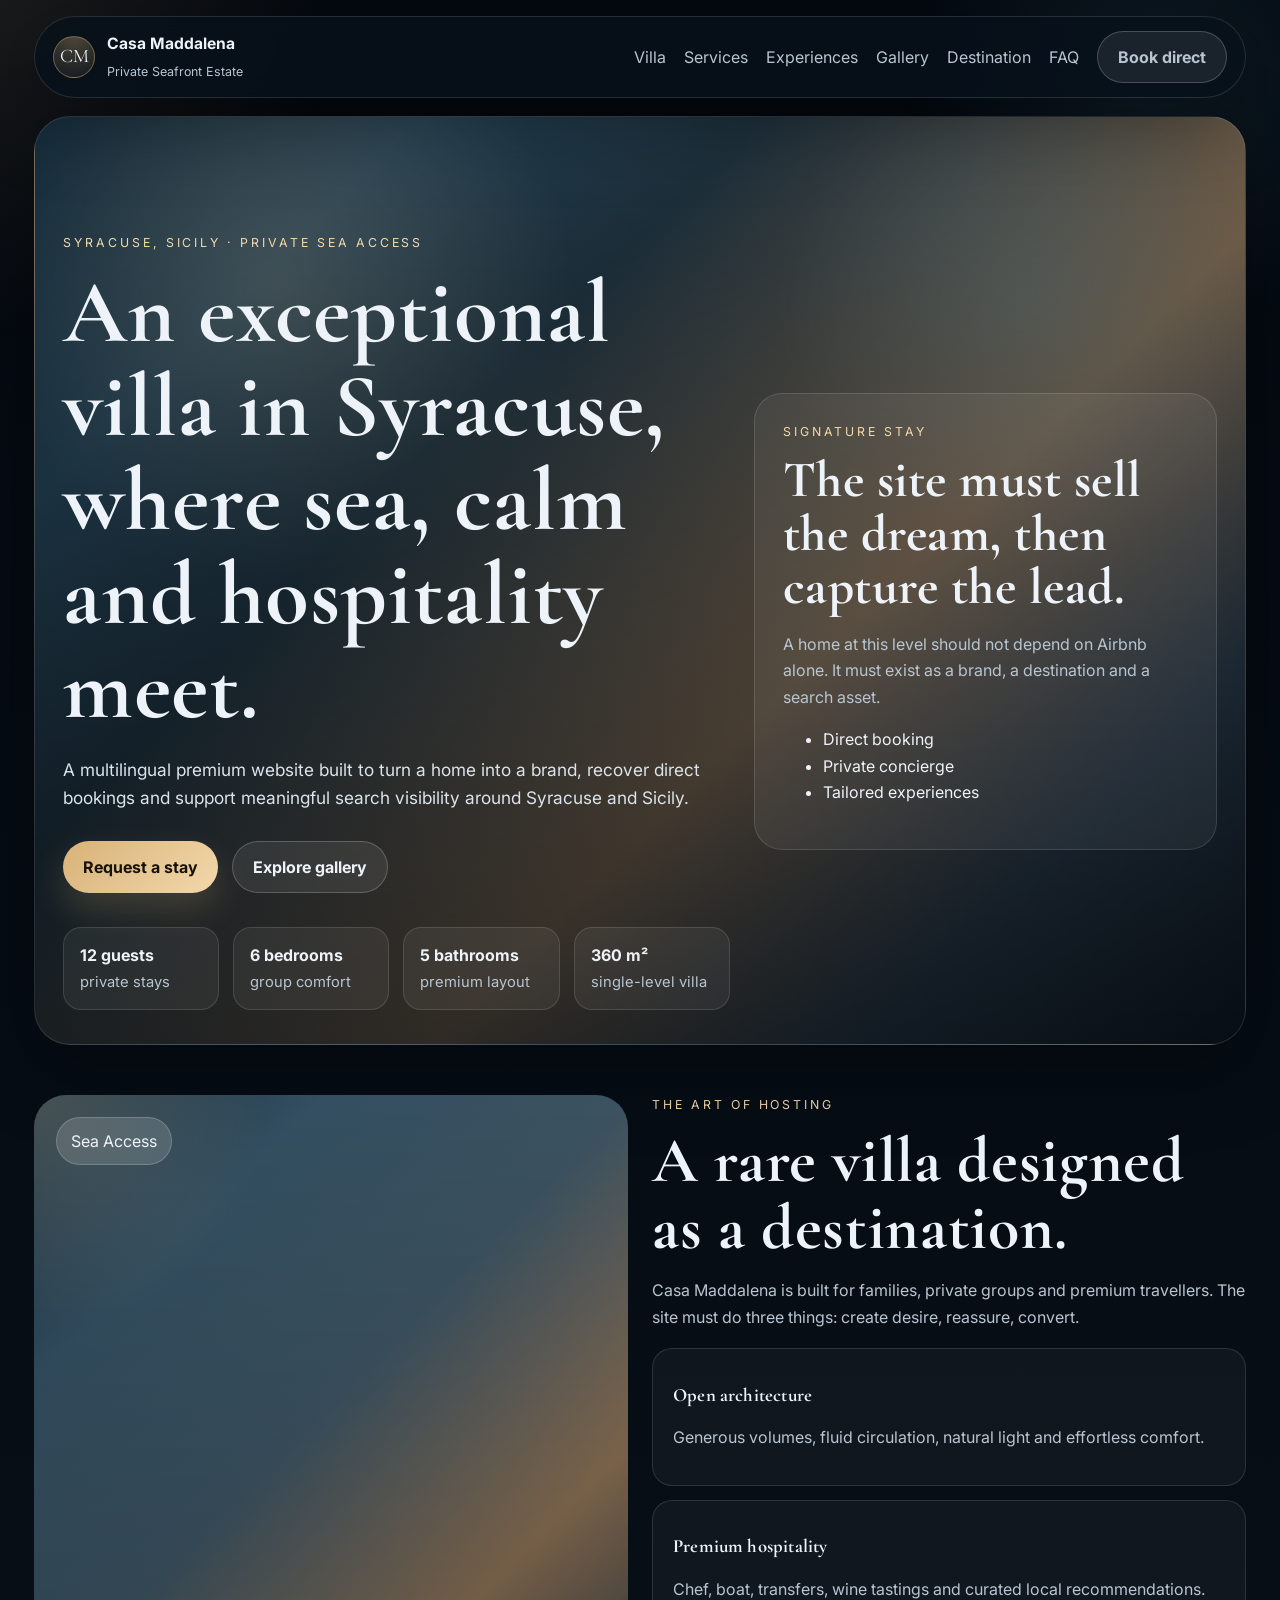
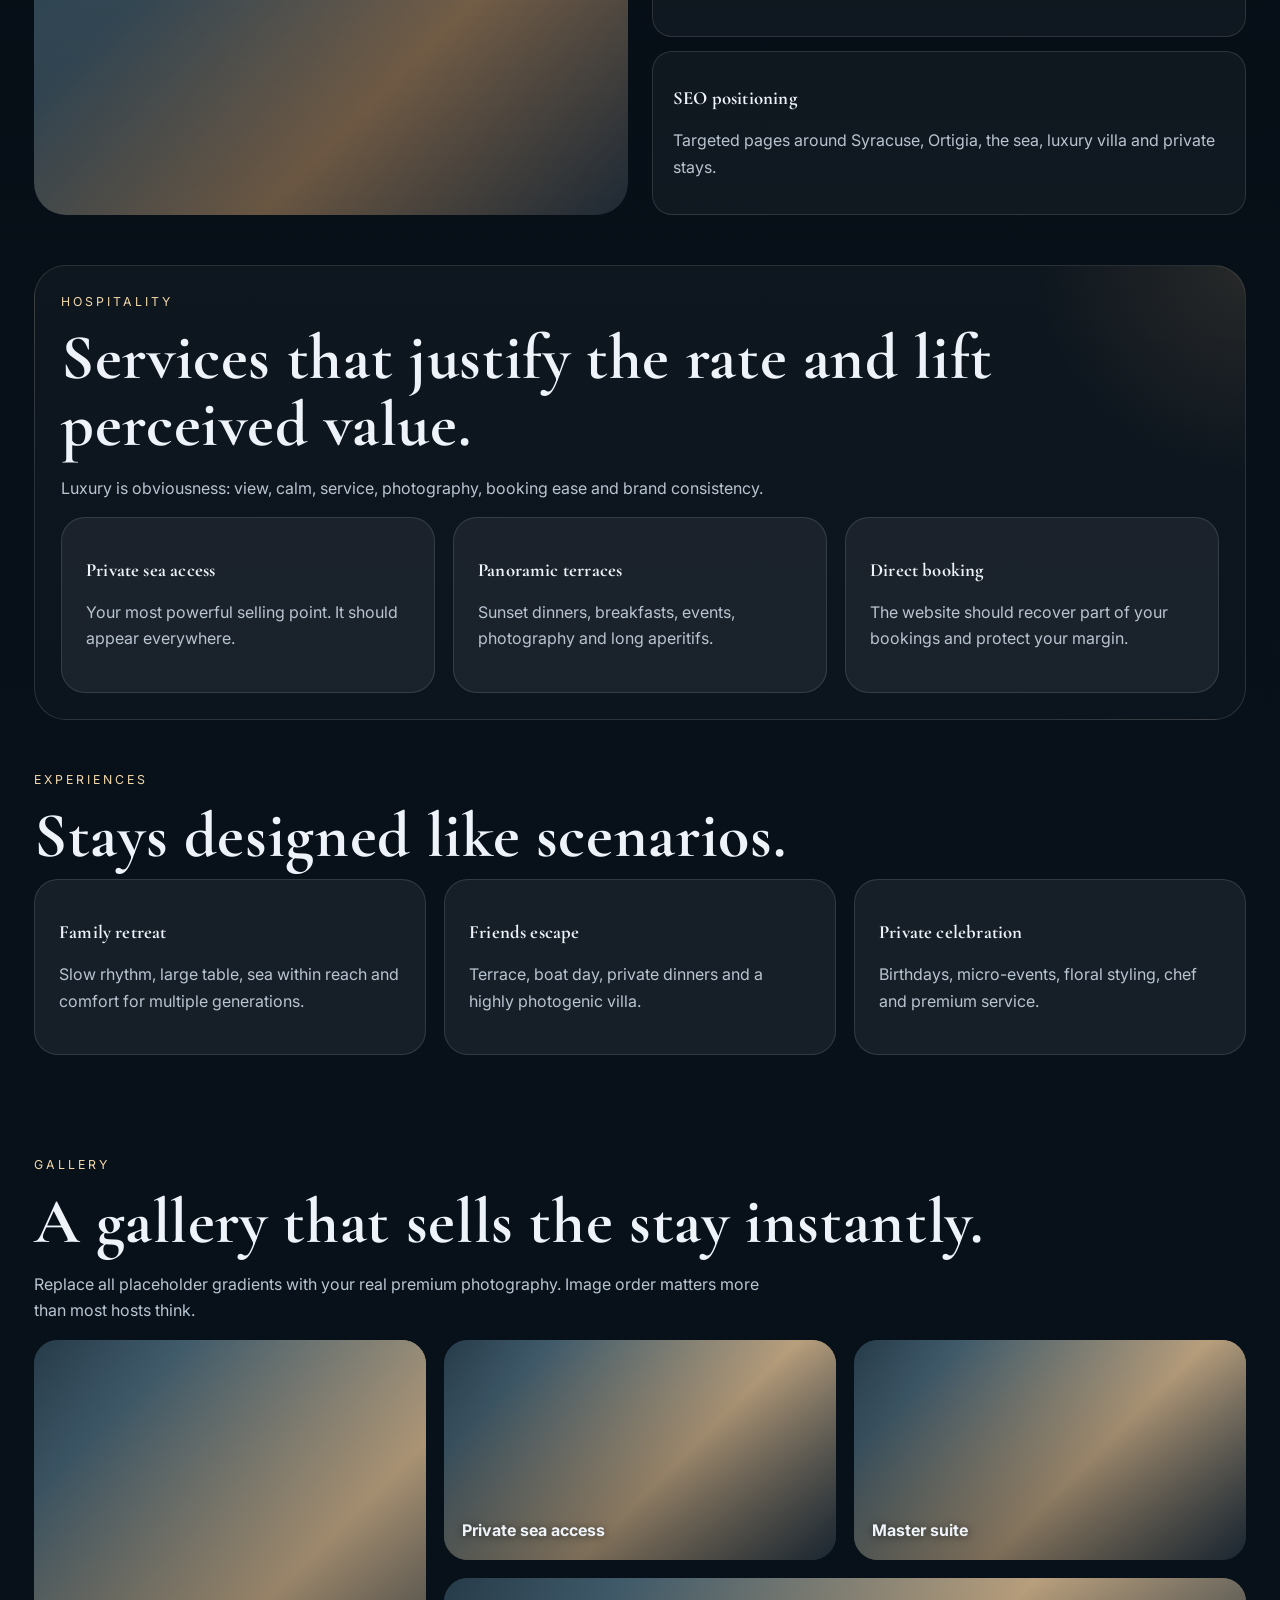
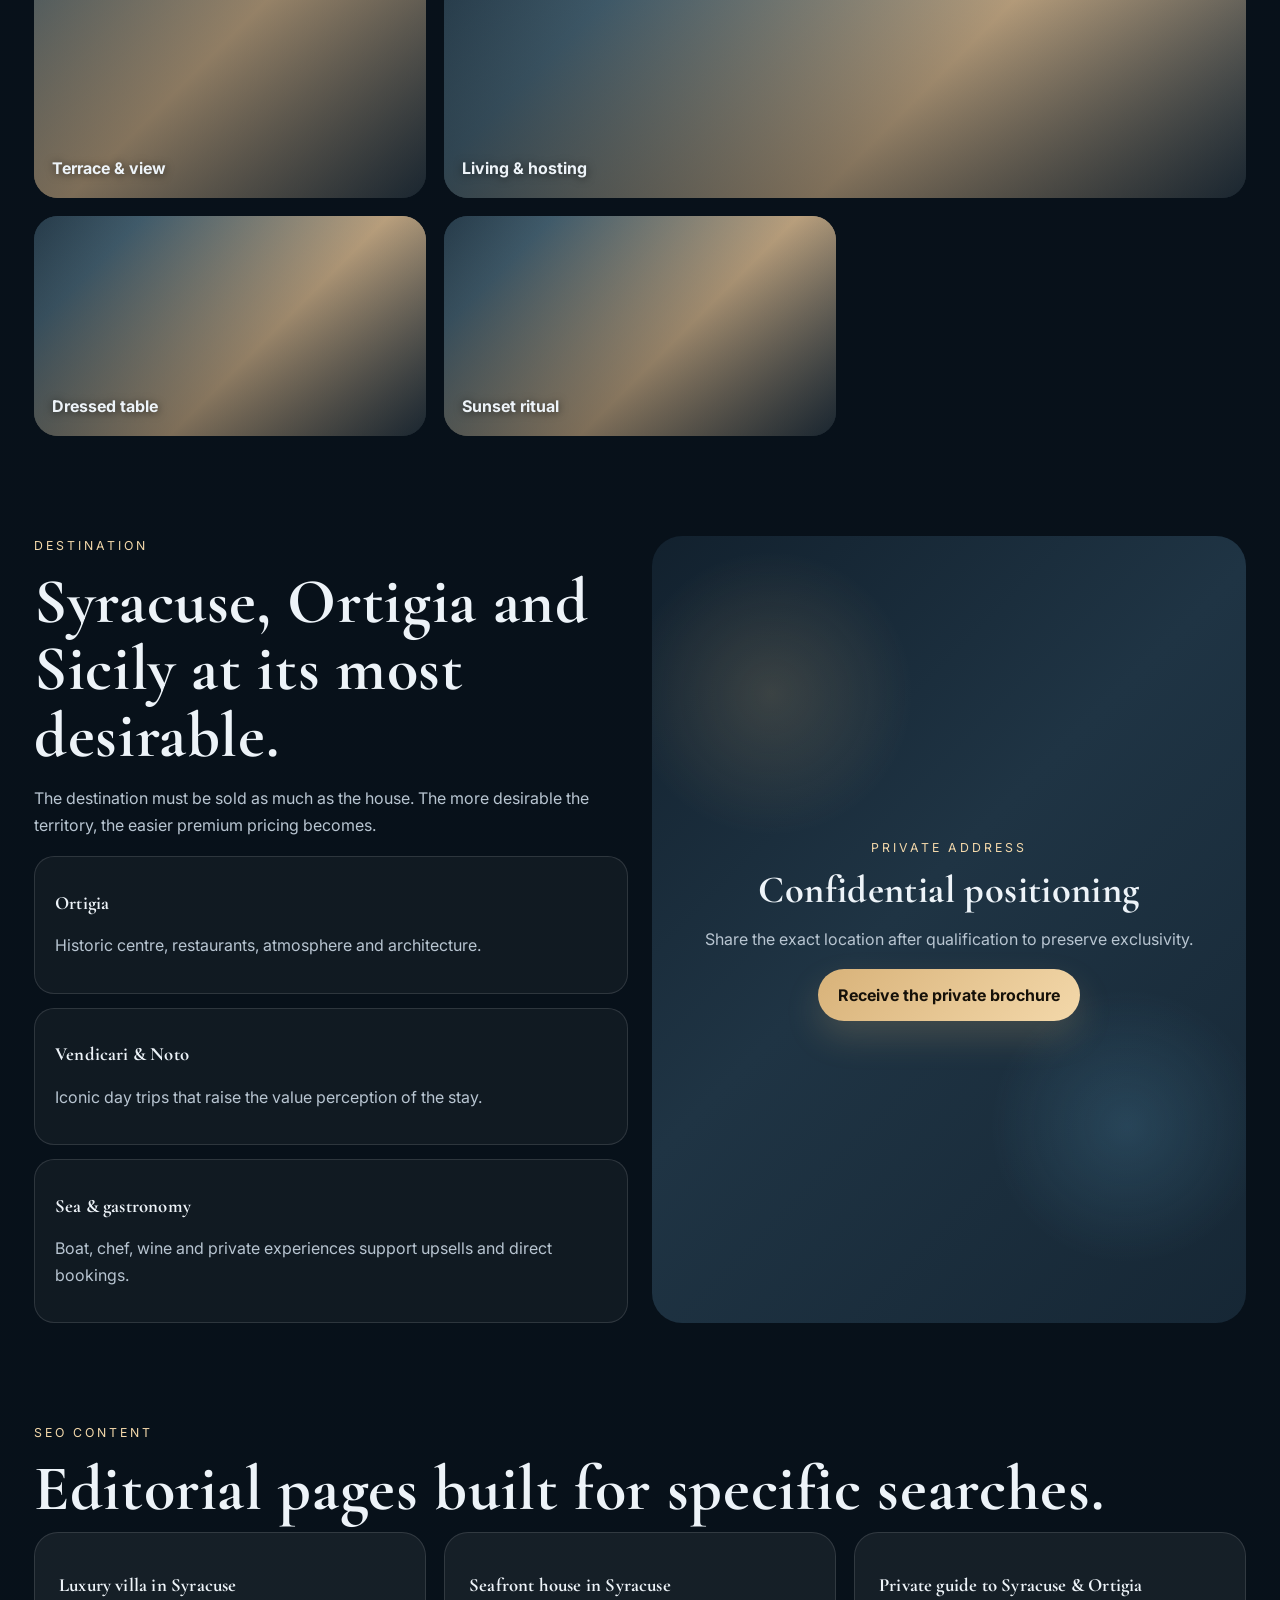
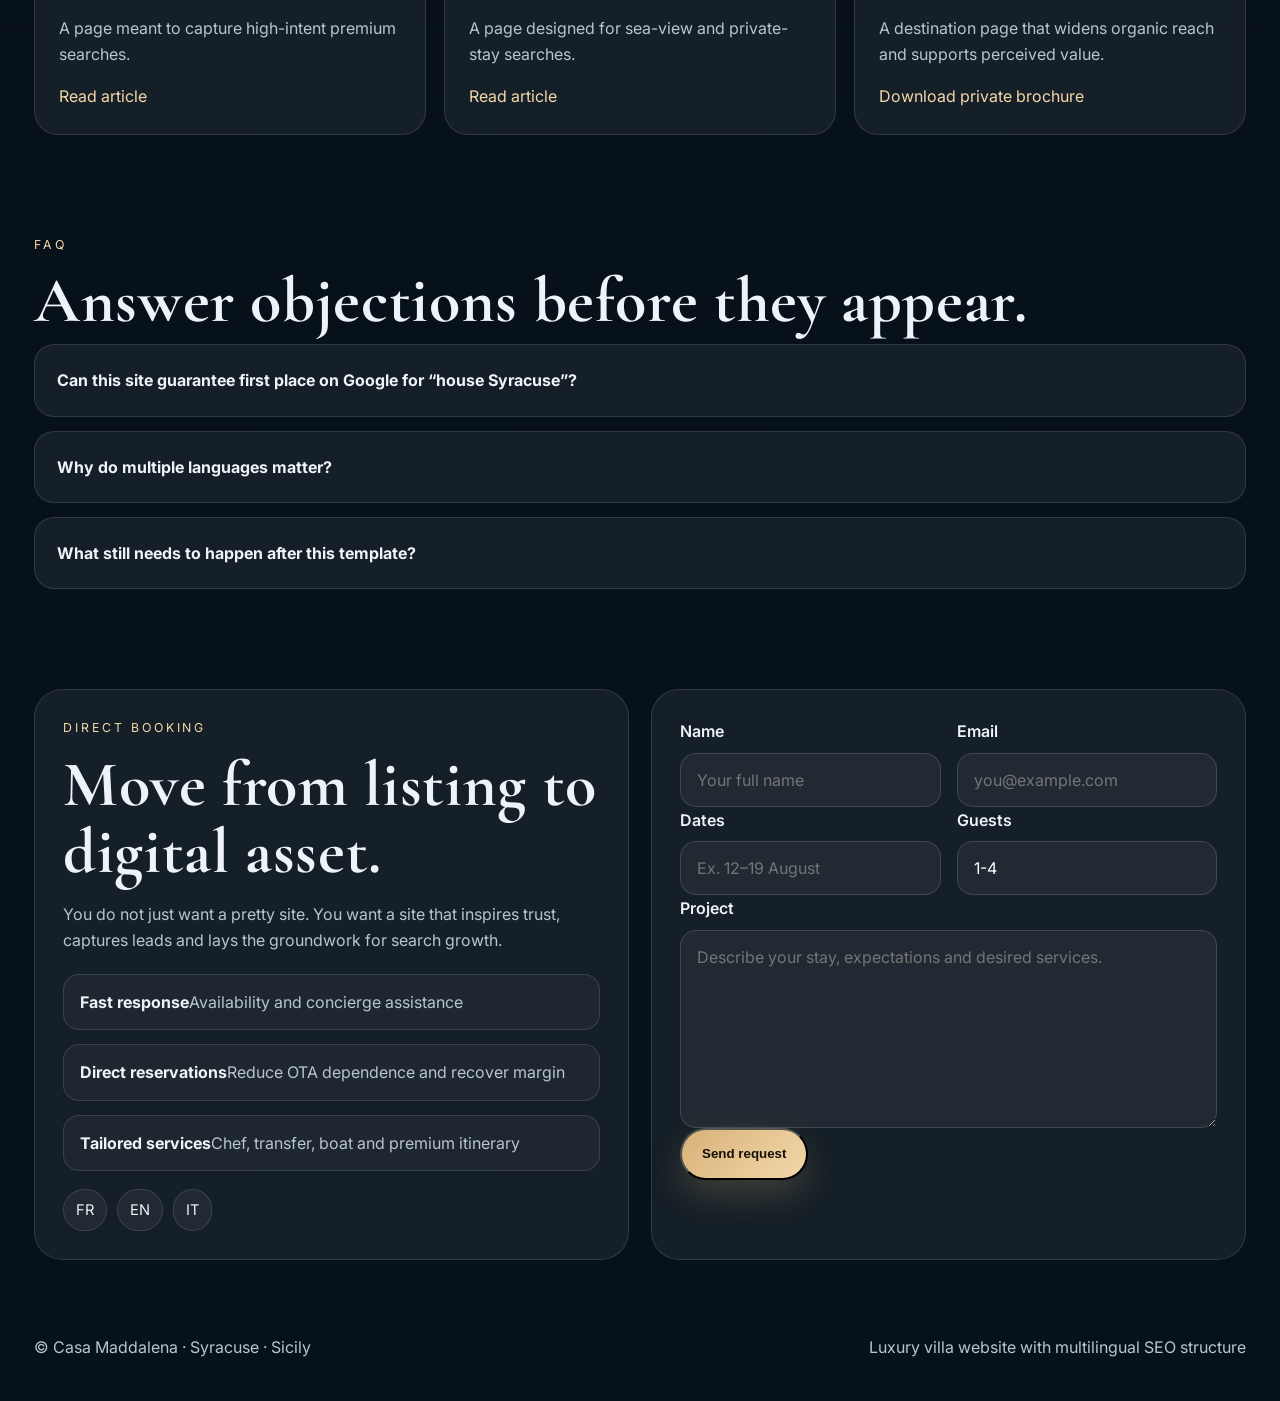
<file: en/index.html>
<!DOCTYPE html>
<html lang="en">
<head>
<meta charset="UTF-8" />
<meta name="viewport" content="width=device-width, initial-scale=1.0" />
<title>Casa Maddalena | Luxury villa in Syracuse with private sea access</title>
<meta name="description" content="Luxury villa in Syracuse, Sicily with private sea access, six bedrooms, panoramic terraces and direct booking." />
<meta name="keywords" content="villa luxe Syracuse, maison Syracuse bord de mer, villa Sicile luxe, Ortigia villa" />
<meta name="theme-color" content="#07111a" />
<meta name="robots" content="index,follow,max-image-preview:large,max-snippet:-1,max-video-preview:-1" />
<link rel="canonical" href="https://www.casamaddalena.com/en/" />
<link rel="alternate" hreflang="fr" href="https://www.casamaddalena.com/fr/" />
<link rel="alternate" hreflang="en" href="https://www.casamaddalena.com/en/" />
<link rel="alternate" hreflang="it" href="https://www.casamaddalena.com/it/" />
<link rel="alternate" hreflang="x-default" href="https://www.casamaddalena.com/fr/" />
<meta property="og:type" content="website" />
<meta property="og:title" content="Casa Maddalena | Luxury villa in Syracuse with private sea access" />
<meta property="og:description" content="Luxury villa in Syracuse, Sicily with private sea access, six bedrooms, panoramic terraces and direct booking." />
<meta property="og:url" content="https://www.casamaddalena.com/en/" />
<meta property="og:site_name" content="Casa Maddalena" />
<meta property="og:locale" content="en_GB" />
<meta name="twitter:card" content="summary_large_image" />
<meta name="twitter:title" content="Casa Maddalena | Luxury villa in Syracuse with private sea access" />
<meta name="twitter:description" content="Luxury villa in Syracuse, Sicily with private sea access, six bedrooms, panoramic terraces and direct booking." />
<link rel="preconnect" href="https://fonts.googleapis.com">
<link rel="preconnect" href="https://fonts.gstatic.com" crossorigin>
<link href="https://fonts.googleapis.com/css2?family=Cormorant+Garamond:wght@500;600;700&family=Inter:wght@400;500;600;700;800&display=swap" rel="stylesheet">
<link rel="stylesheet" href="/assets/style.css" />
<script type="application/ld+json">{"@context": "https://schema.org", "@type": "VacationRental", "name": "Casa Maddalena", "description": "Luxury seafront villa in Syracuse, Sicily, with private sea access, panoramic terraces, six bedrooms and concierge services.", "address": {"@type": "PostalAddress", "addressLocality": "Syracuse", "addressRegion": "Sicily", "addressCountry": "IT"}, "occupancy": {"@type": "QuantitativeValue", "maxValue": 12}, "amenityFeature": [{"@type": "LocationFeatureSpecification", "name": "Private sea access", "value": true}, {"@type": "LocationFeatureSpecification", "name": "Panoramic terrace", "value": true}, {"@type": "LocationFeatureSpecification", "name": "Concierge service", "value": true}], "inLanguage": ["fr", "en", "it"], "url": "https://www.casamaddalena.com/en/"}</script>
</head>
<body>
  <div class="wrap">
    <header class="topbar">
      <a class="brand" href="/en/"><span class="brand-badge">CM</span><span class="brand-text"><strong>Casa Maddalena</strong><small>Private Seafront Estate</small></span></a>
      <nav class="nav">
        <a href="#villa">Villa</a>
        <a href="#services">Services</a>
        <a href="#experiences">Experiences</a>
        <a href="#gallery">Gallery</a>
        <a href="#destination">Destination</a>
        <a href="#faq">FAQ</a>
        <a href="#contact" class="btn btn-glass">Book direct</a>
      </nav>
    </header>

    <section class="hero">
      <div class="reveal">
        <p class="eyebrow">Syracuse, Sicily · private sea access</p>
        <h1>An exceptional villa in Syracuse, where sea, calm and hospitality meet.</h1>
        <p class="lead">A multilingual premium website built to turn a home into a brand, recover direct bookings and support meaningful search visibility around Syracuse and Sicily.</p>
        <div class="actions">
          <a class="btn btn-gold" href="#contact">Request a stay</a>
          <a class="btn btn-glass" href="#gallery">Explore gallery</a>
        </div>
        <div class="stats">
          <div class="stat"><strong>12 guests</strong><span>private stays</span></div>
          <div class="stat"><strong>6 bedrooms</strong><span>group comfort</span></div>
          <div class="stat"><strong>5 bathrooms</strong><span>premium layout</span></div>
          <div class="stat"><strong>360 m²</strong><span>single-level villa</span></div>
        </div>
      </div>
      <aside class="hero-side reveal">
        <div class="card">
          <p class="eyebrow">Signature stay</p>
          <h2>The site must sell the dream, then capture the lead.</h2>
          <p class="subtle">A home at this level should not depend on Airbnb alone. It must exist as a brand, a destination and a search asset.</p>
          <ul>
            <li>Direct booking</li>
            <li>Private concierge</li>
            <li>Tailored experiences</li>
          </ul>
        </div>
      </aside>
    </section>

    <section class="section" id="villa">
      <div class="grid-2">
        <div class="visual reveal"><span class="badge">Sea Access</span></div>
        <div class="reveal">
          <p class="eyebrow">The art of hosting</p>
          <h2>A rare villa designed as a destination.</h2>
          <p class="sub">Casa Maddalena is built for families, private groups and premium travellers. The site must do three things: create desire, reassure, convert.</p>
          <div class="feature-list">
            <div class="feature"><h3>Open architecture</h3><p>Generous volumes, fluid circulation, natural light and effortless comfort.</p></div>
            <div class="feature"><h3>Premium hospitality</h3><p>Chef, boat, transfers, wine tastings and curated local recommendations.</p></div>
            <div class="feature"><h3>SEO positioning</h3><p>Targeted pages around Syracuse, Ortigia, the sea, luxury villa and private stays.</p></div>
          </div>
        </div>
      </div>
    </section>

    <section class="section dark" id="services">
      <p class="eyebrow">Hospitality</p>
      <h2>Services that justify the rate and lift perceived value.</h2>
      <p class="sub">Luxury is obviousness: view, calm, service, photography, booking ease and brand consistency.</p>
      <div class="cards-3">
        <article class="tile reveal"><h3>Private sea access</h3><p>Your most powerful selling point. It should appear everywhere.</p></article>
        <article class="tile reveal"><h3>Panoramic terraces</h3><p>Sunset dinners, breakfasts, events, photography and long aperitifs.</p></article>
        <article class="tile reveal"><h3>Direct booking</h3><p>The website should recover part of your bookings and protect your margin.</p></article>
      </div>
    </section>

    <section class="section" id="experiences">
      <p class="eyebrow">Experiences</p>
      <h2>Stays designed like scenarios.</h2>
      <div class="cards-3">
        <article class="tile reveal"><h3>Family retreat</h3><p>Slow rhythm, large table, sea within reach and comfort for multiple generations.</p></article>
        <article class="tile reveal"><h3>Friends escape</h3><p>Terrace, boat day, private dinners and a highly photogenic villa.</p></article>
        <article class="tile reveal"><h3>Private celebration</h3><p>Birthdays, micro-events, floral styling, chef and premium service.</p></article>
      </div>
    </section>

    <section class="section" id="gallery">
      <p class="eyebrow">Gallery</p>
      <h2>A gallery that sells the stay instantly.</h2>
      <p class="sub">Replace all placeholder gradients with your real premium photography. Image order matters more than most hosts think.</p>
      <div class="gallery">
        <div class="photo a reveal"><span>Terrace & view</span></div>
        <div class="photo reveal"><span>Private sea access</span></div>
        <div class="photo reveal"><span>Master suite</span></div>
        <div class="photo d reveal"><span>Living & hosting</span></div>
        <div class="photo reveal"><span>Dressed table</span></div>
        <div class="photo reveal"><span>Sunset ritual</span></div>
      </div>
    </section>

    <section class="section" id="destination">
      <div class="grid-2">
        <div class="reveal">
          <p class="eyebrow">Destination</p>
          <h2>Syracuse, Ortigia and Sicily at its most desirable.</h2>
          <p class="sub">The destination must be sold as much as the house. The more desirable the territory, the easier premium pricing becomes.</p>
          <div class="feature-list">
            <div class="feature"><h3>Ortigia</h3><p>Historic centre, restaurants, atmosphere and architecture.</p></div>
            <div class="feature"><h3>Vendicari & Noto</h3><p>Iconic day trips that raise the value perception of the stay.</p></div>
            <div class="feature"><h3>Sea & gastronomy</h3><p>Boat, chef, wine and private experiences support upsells and direct bookings.</p></div>
          </div>
        </div>
        <div class="map reveal">
          <div>
            <p class="eyebrow">Private address</p>
            <h3 class="serif" style="font-size:2.4rem;margin:0 0 8px;">Confidential positioning</h3>
            <p class="subtle">Share the exact location after qualification to preserve exclusivity.</p>
            <a class="btn btn-gold" href="#contact">Receive the private brochure</a>
          </div>
        </div>
      </div>
    </section>

    <section class="section" id="seo">
      <p class="eyebrow">SEO content</p>
      <h2>Editorial pages built for specific searches.</h2>
      <div class="blog-grid">
        <article class="blog-card reveal"><h3>Luxury villa in Syracuse</h3><p>A page meant to capture high-intent premium searches.</p><a class="kicker" href="/fr/villa-luxe-syracuse/">Read article</a></article>
        <article class="blog-card reveal"><h3>Seafront house in Syracuse</h3><p>A page designed for sea-view and private-stay searches.</p><a class="kicker" href="/fr/maison-bord-de-mer-syracuse/">Read article</a></article>
        <article class="blog-card reveal"><h3>Private guide to Syracuse & Ortigia</h3><p>A destination page that widens organic reach and supports perceived value.</p><a class="kicker" href="#contact">Download private brochure</a></article>
      </div>
    </section>

    <section class="section" id="faq">
      <p class="eyebrow">FAQ</p>
      <h2>Answer objections before they appear.</h2>
      <div class="faq">
        <details class="faq-item reveal"><summary>Can this site guarantee first place on Google for “house Syracuse”?</summary><p>No. No honest professional can guarantee that. What we can do is build a technically clean, fast, multilingual site with targeted content, internal linking and local SEO foundations that give you a serious chance to compete.</p></details>
        <details class="faq-item reveal"><summary>Why do multiple languages matter?</summary><p>Because demand does not come from one market. A premium villa should exist in French, English and Italian, with separate URLs and correct hreflang setup.</p></details>
        <details class="faq-item reveal"><summary>What still needs to happen after this template?</summary><p>Real photography, a live domain, Search Console, Google Business Profile, local backlinks, recurring editorial content and a booking or qualification flow.</p></details>
      </div>
    </section>

    <section class="section" id="contact">
      <div class="contact">
        <div class="info-box reveal">
          <p class="eyebrow">Direct booking</p>
          <h2>Move from listing to digital asset.</h2>
          <p class="sub">You do not just want a pretty site. You want a site that inspires trust, captures leads and lays the groundwork for search growth.</p>
          <div class="contact-points">
            <div><strong>Fast response</strong><span>Availability and concierge assistance</span></div>
            <div><strong>Direct reservations</strong><span>Reduce OTA dependence and recover margin</span></div>
            <div><strong>Tailored services</strong><span>Chef, transfer, boat and premium itinerary</span></div>
          </div>
          <div class="lang-switch" style="margin-top:18px">
            <a class="lang-pill" href="/fr/">FR</a>
            <a class="lang-pill" href="/en/">EN</a>
            <a class="lang-pill" href="/it/">IT</a>
          </div>
        </div>
        <form class="form-box reveal" id="booking-form">
          <div class="form-grid">
            <label>Name<input type="text" name="name" placeholder="Your full name" required></label>
            <label>Email<input type="email" name="email" placeholder="you@example.com" required></label>
          </div>
          <div class="form-grid">
            <label>Dates<input type="text" name="dates" placeholder="Ex. 12–19 August"></label>
            <label>Guests<select name="guests"><option>1-4</option><option>5-8</option><option>9-12</option></select></label>
          </div>
          <label>Project<textarea name="message" rows="7" placeholder="Describe your stay, expectations and desired services."></textarea></label>
          <button class="btn btn-gold" type="submit">Send request</button>
          <p id="form-message" class="subtle"></p>
        </form>
      </div>
    </section>

    <footer class="footer">
      <div>© Casa Maddalena · Syracuse · Sicily</div>
      <div>Luxury villa website with multilingual SEO structure</div>
    </footer>
  </div>
<script src="/assets/script.js"></script>
</body>
</html>
</file>
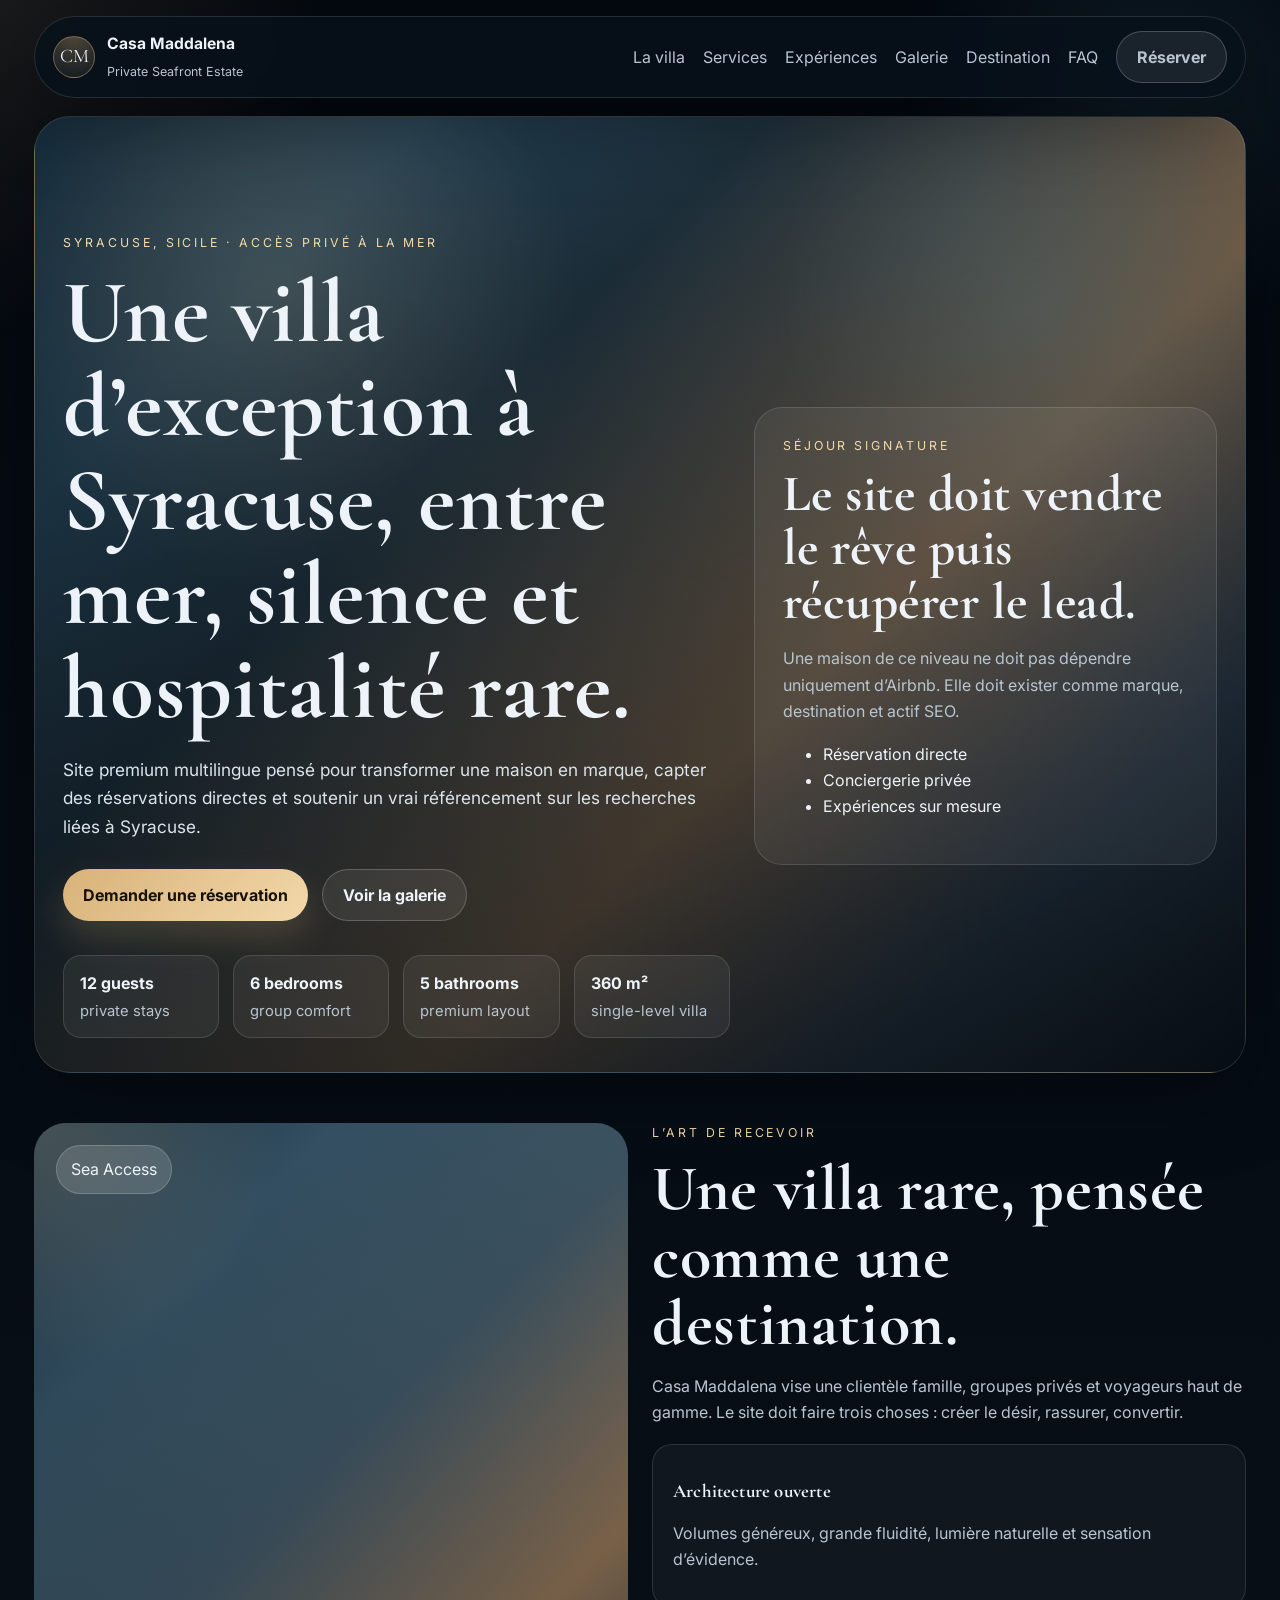
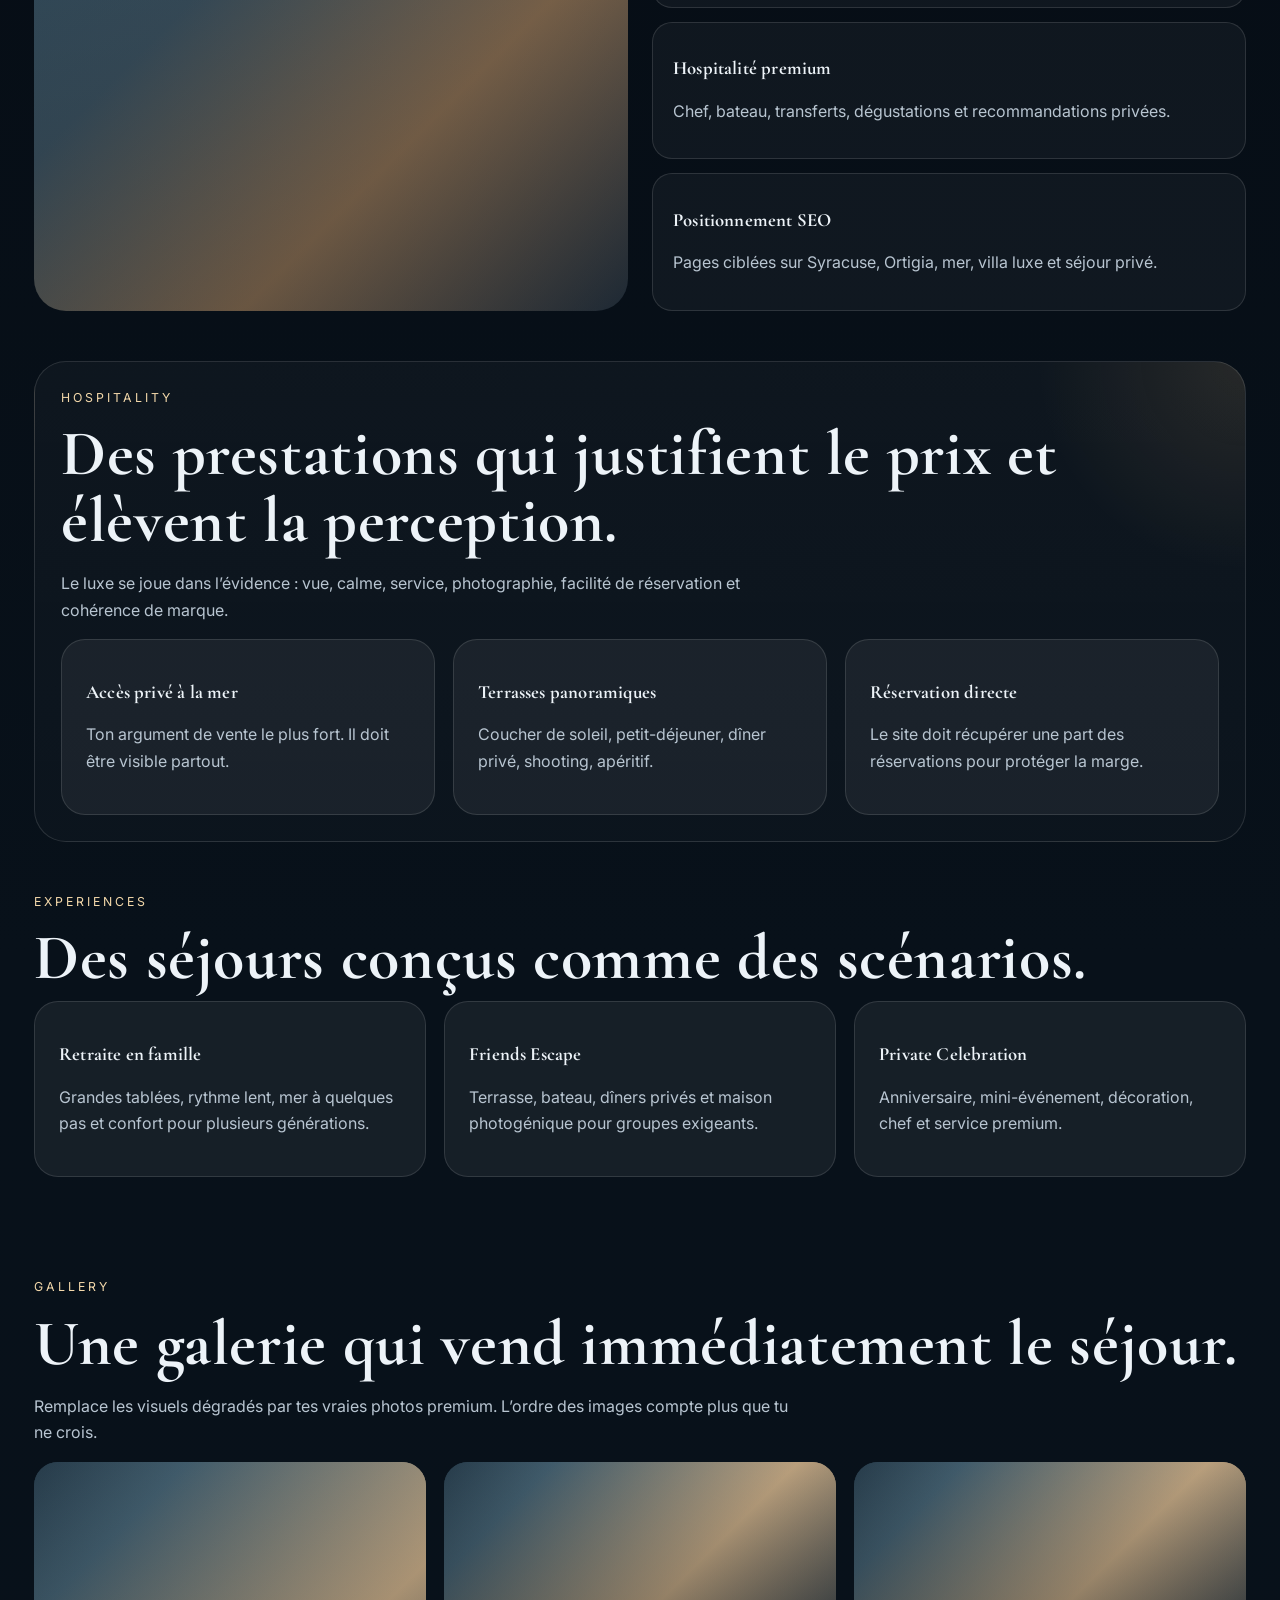
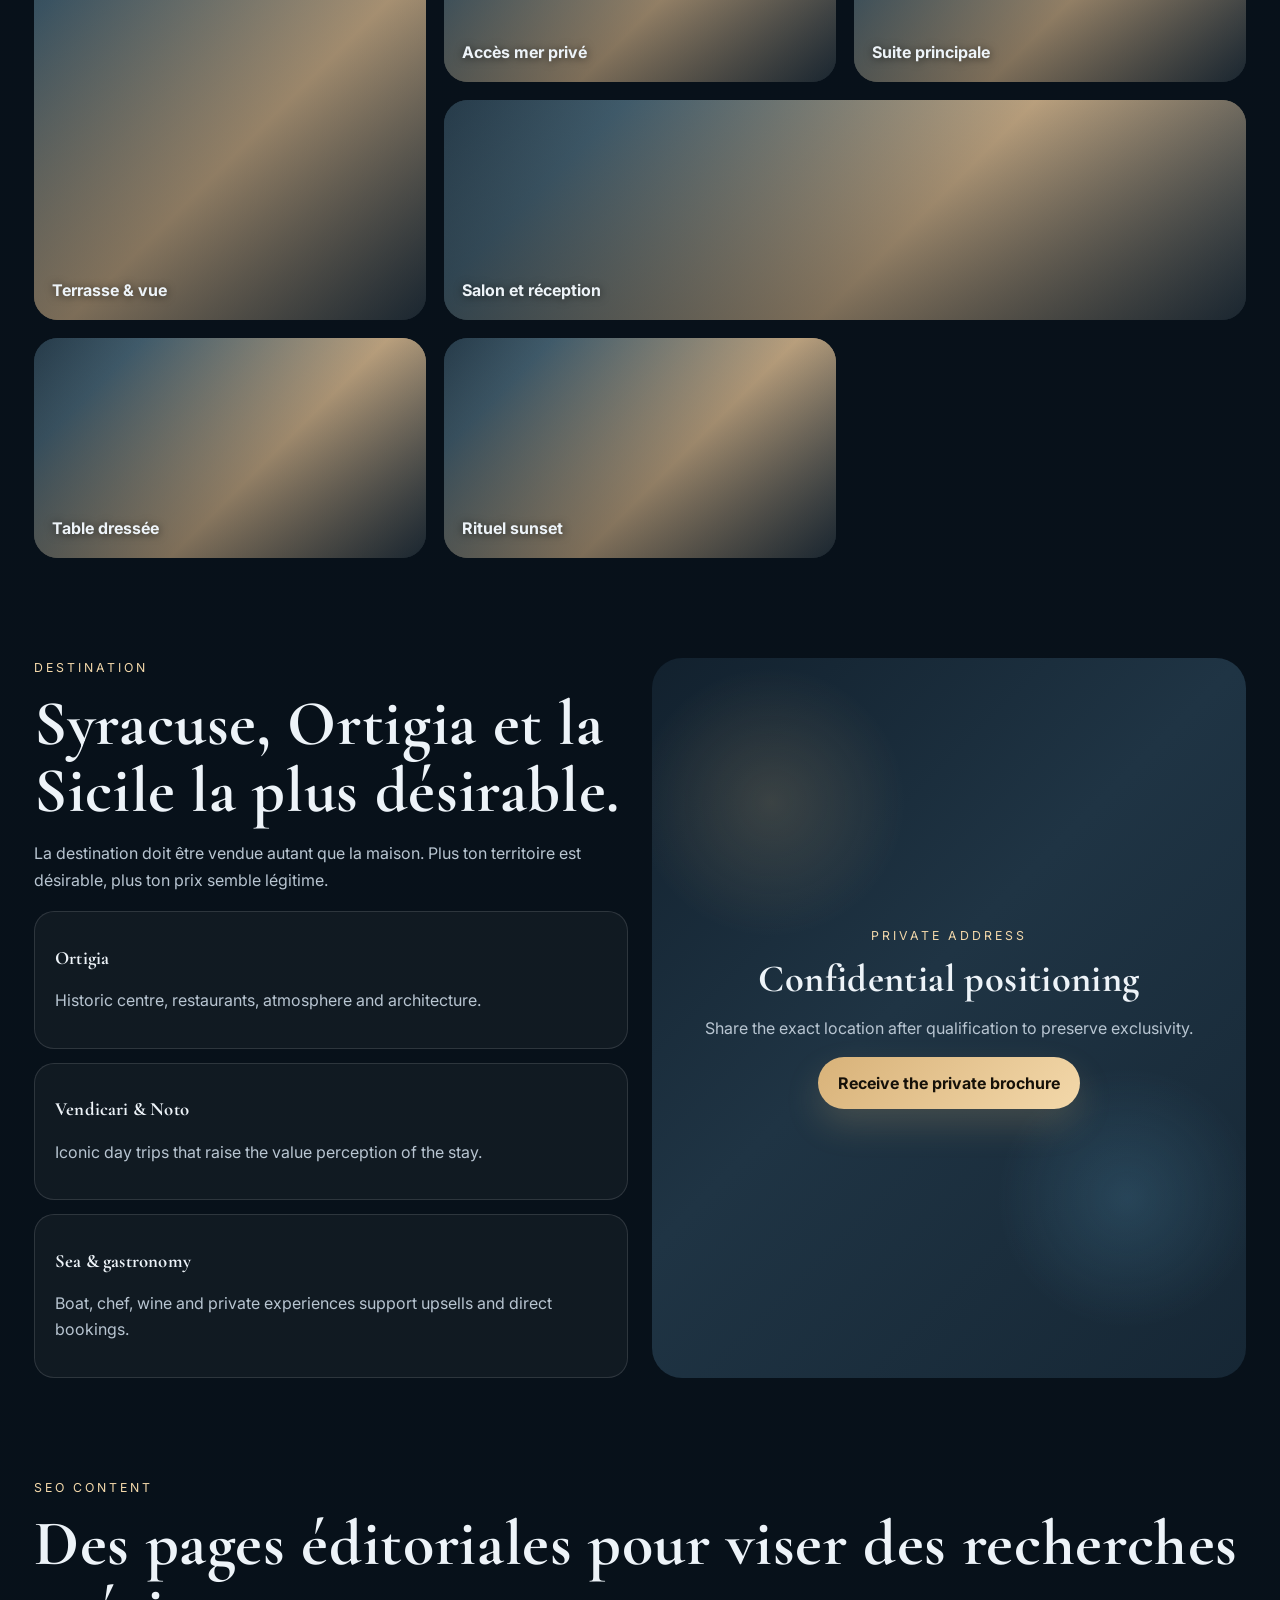
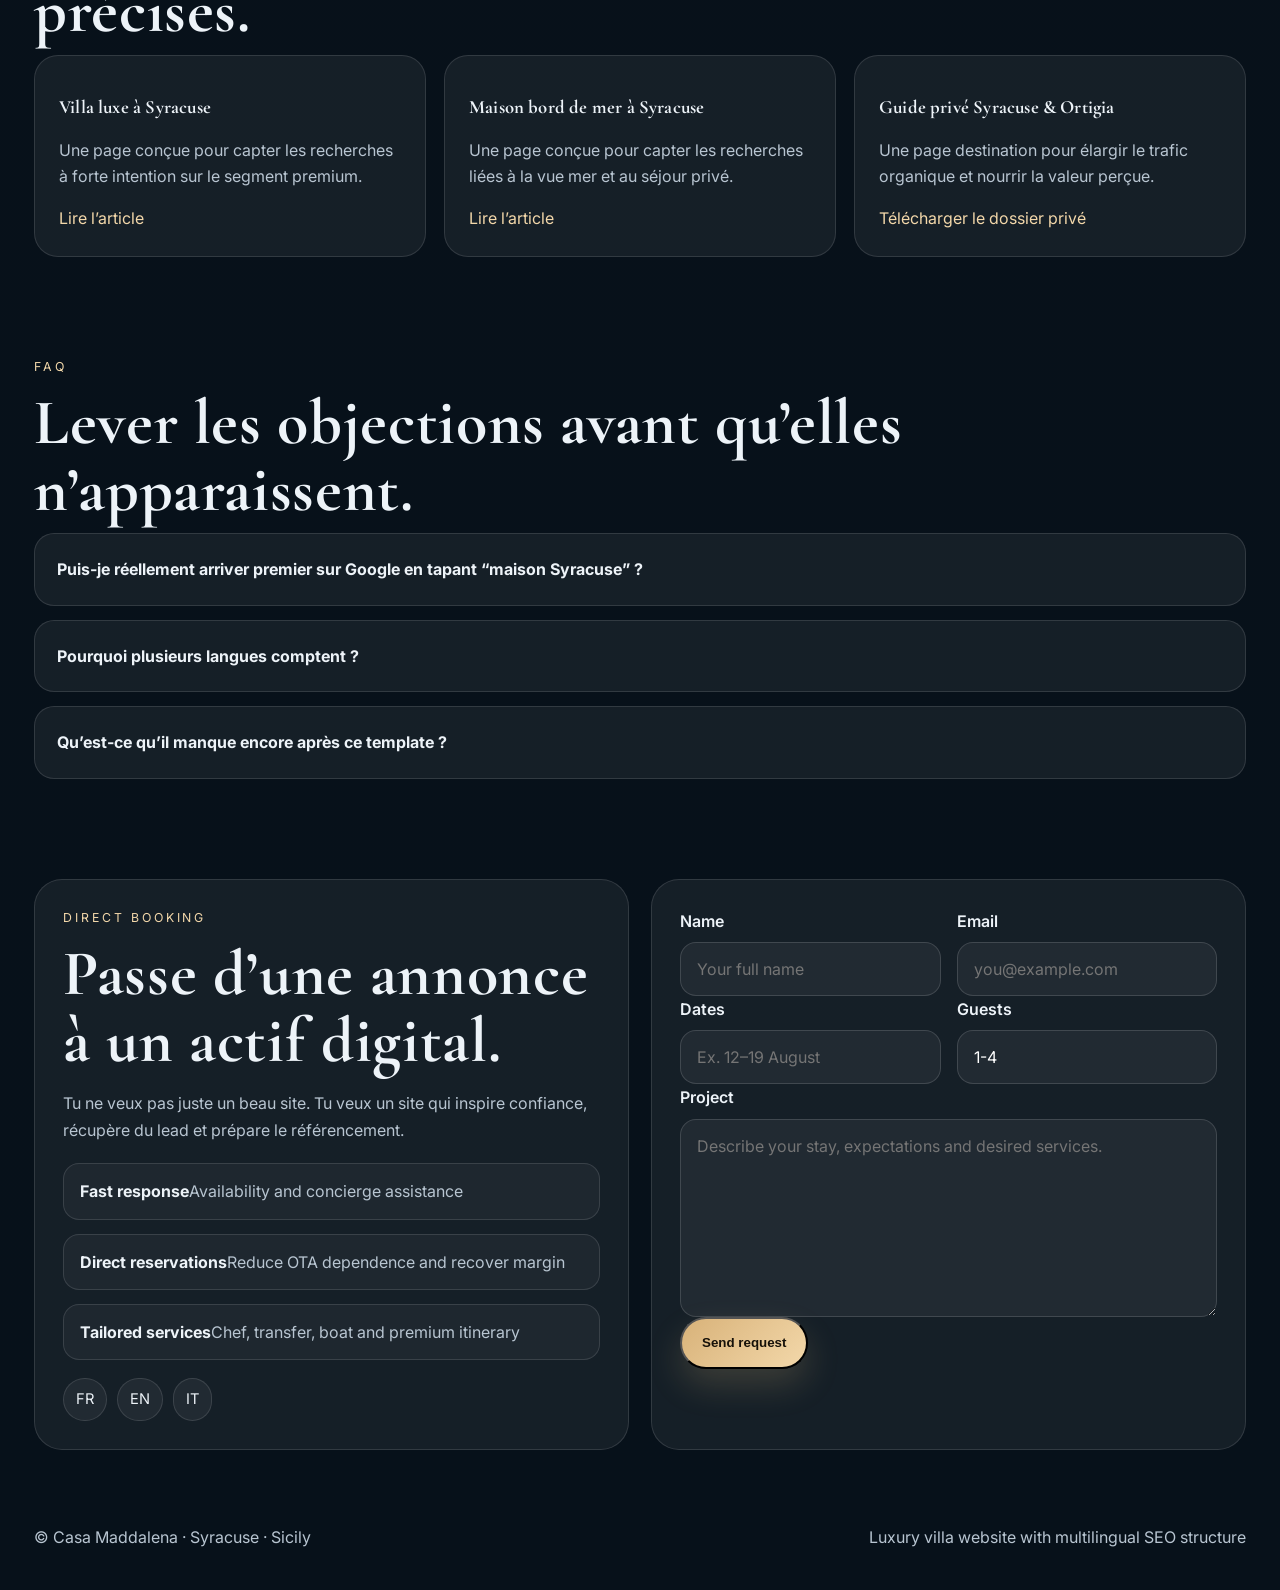
<file: fr/index.html>
<!DOCTYPE html>
<html lang="fr">
<head>
<meta charset="UTF-8" />
<meta name="viewport" content="width=device-width, initial-scale=1.0" />
<title>Casa Maddalena | Villa luxe à Syracuse avec accès privé à la mer</title>
<meta name="description" content="Villa luxe à Syracuse en Sicile avec accès privé à la mer, 6 chambres, terrasses panoramiques et réservation directe." />
<meta name="keywords" content="villa luxe Syracuse, maison Syracuse bord de mer, villa Sicile luxe, Ortigia villa" />
<meta name="theme-color" content="#07111a" />
<meta name="robots" content="index,follow,max-image-preview:large,max-snippet:-1,max-video-preview:-1" />
<link rel="canonical" href="https://www.casamaddalena.com/fr/" />
<link rel="alternate" hreflang="fr" href="https://www.casamaddalena.com/fr/" />
<link rel="alternate" hreflang="en" href="https://www.casamaddalena.com/en/" />
<link rel="alternate" hreflang="it" href="https://www.casamaddalena.com/it/" />
<link rel="alternate" hreflang="x-default" href="https://www.casamaddalena.com/fr/" />
<meta property="og:type" content="website" />
<meta property="og:title" content="Casa Maddalena | Villa luxe à Syracuse avec accès privé à la mer" />
<meta property="og:description" content="Villa luxe à Syracuse en Sicile avec accès privé à la mer, 6 chambres, terrasses panoramiques et réservation directe." />
<meta property="og:url" content="https://www.casamaddalena.com/fr/" />
<meta property="og:site_name" content="Casa Maddalena" />
<meta property="og:locale" content="fr_FR" />
<meta name="twitter:card" content="summary_large_image" />
<meta name="twitter:title" content="Casa Maddalena | Villa luxe à Syracuse avec accès privé à la mer" />
<meta name="twitter:description" content="Villa luxe à Syracuse en Sicile avec accès privé à la mer, 6 chambres, terrasses panoramiques et réservation directe." />
<link rel="preconnect" href="https://fonts.googleapis.com">
<link rel="preconnect" href="https://fonts.gstatic.com" crossorigin>
<link href="https://fonts.googleapis.com/css2?family=Cormorant+Garamond:wght@500;600;700&family=Inter:wght@400;500;600;700;800&display=swap" rel="stylesheet">
<link rel="stylesheet" href="/assets/style.css" />
<script type="application/ld+json">{"@context": "https://schema.org", "@type": "VacationRental", "name": "Casa Maddalena", "description": "Luxury seafront villa in Syracuse, Sicily, with private sea access, panoramic terraces, six bedrooms and concierge services.", "address": {"@type": "PostalAddress", "addressLocality": "Syracuse", "addressRegion": "Sicily", "addressCountry": "IT"}, "occupancy": {"@type": "QuantitativeValue", "maxValue": 12}, "amenityFeature": [{"@type": "LocationFeatureSpecification", "name": "Private sea access", "value": true}, {"@type": "LocationFeatureSpecification", "name": "Panoramic terrace", "value": true}, {"@type": "LocationFeatureSpecification", "name": "Concierge service", "value": true}], "inLanguage": ["fr", "en", "it"], "url": "https://www.casamaddalena.com/fr/"}</script>
</head>
<body>
  <div class="wrap">
    <header class="topbar">
      <a class="brand" href="/fr/"><span class="brand-badge">CM</span><span class="brand-text"><strong>Casa Maddalena</strong><small>Private Seafront Estate</small></span></a>
      <nav class="nav">
        <a href="#villa">La villa</a>
        <a href="#services">Services</a>
        <a href="#experiences">Expériences</a>
        <a href="#gallery">Galerie</a>
        <a href="#destination">Destination</a>
        <a href="#faq">FAQ</a>
        <a href="#contact" class="btn btn-glass">Réserver</a>
      </nav>
    </header>

    <section class="hero">
      <div class="reveal">
        <p class="eyebrow">Syracuse, Sicile · accès privé à la mer</p>
        <h1>Une villa d’exception à Syracuse, entre mer, silence et hospitalité rare.</h1>
        <p class="lead">Site premium multilingue pensé pour transformer une maison en marque, capter des réservations directes et soutenir un vrai référencement sur les recherches liées à Syracuse.</p>
        <div class="actions">
          <a class="btn btn-gold" href="#contact">Demander une réservation</a>
          <a class="btn btn-glass" href="#gallery">Voir la galerie</a>
        </div>
        <div class="stats">
          <div class="stat"><strong>12 guests</strong><span>private stays</span></div>
          <div class="stat"><strong>6 bedrooms</strong><span>group comfort</span></div>
          <div class="stat"><strong>5 bathrooms</strong><span>premium layout</span></div>
          <div class="stat"><strong>360 m²</strong><span>single-level villa</span></div>
        </div>
      </div>
      <aside class="hero-side reveal">
        <div class="card">
          <p class="eyebrow">Séjour signature</p>
          <h2>Le site doit vendre le rêve puis récupérer le lead.</h2>
          <p class="subtle">Une maison de ce niveau ne doit pas dépendre uniquement d’Airbnb. Elle doit exister comme marque, destination et actif SEO.</p>
          <ul>
            <li>Réservation directe</li>
            <li>Conciergerie privée</li>
            <li>Expériences sur mesure</li>
          </ul>
        </div>
      </aside>
    </section>

    <section class="section" id="villa">
      <div class="grid-2">
        <div class="visual reveal"><span class="badge">Sea Access</span></div>
        <div class="reveal">
          <p class="eyebrow">L’art de recevoir</p>
          <h2>Une villa rare, pensée comme une destination.</h2>
          <p class="sub">Casa Maddalena vise une clientèle famille, groupes privés et voyageurs haut de gamme. Le site doit faire trois choses : créer le désir, rassurer, convertir.</p>
          <div class="feature-list">
            <div class="feature"><h3>Architecture ouverte</h3><p>Volumes généreux, grande fluidité, lumière naturelle et sensation d’évidence.</p></div>
            <div class="feature"><h3>Hospitalité premium</h3><p>Chef, bateau, transferts, dégustations et recommandations privées.</p></div>
            <div class="feature"><h3>Positionnement SEO</h3><p>Pages ciblées sur Syracuse, Ortigia, mer, villa luxe et séjour privé.</p></div>
          </div>
        </div>
      </div>
    </section>

    <section class="section dark" id="services">
      <p class="eyebrow">Hospitality</p>
      <h2>Des prestations qui justifient le prix et élèvent la perception.</h2>
      <p class="sub">Le luxe se joue dans l’évidence : vue, calme, service, photographie, facilité de réservation et cohérence de marque.</p>
      <div class="cards-3">
        <article class="tile reveal"><h3>Accès privé à la mer</h3><p>Ton argument de vente le plus fort. Il doit être visible partout.</p></article>
        <article class="tile reveal"><h3>Terrasses panoramiques</h3><p>Coucher de soleil, petit-déjeuner, dîner privé, shooting, apéritif.</p></article>
        <article class="tile reveal"><h3>Réservation directe</h3><p>Le site doit récupérer une part des réservations pour protéger la marge.</p></article>
      </div>
    </section>

    <section class="section" id="experiences">
      <p class="eyebrow">Experiences</p>
      <h2>Des séjours conçus comme des scénarios.</h2>
      <div class="cards-3">
        <article class="tile reveal"><h3>Retraite en famille</h3><p>Grandes tablées, rythme lent, mer à quelques pas et confort pour plusieurs générations.</p></article>
        <article class="tile reveal"><h3>Friends Escape</h3><p>Terrasse, bateau, dîners privés et maison photogénique pour groupes exigeants.</p></article>
        <article class="tile reveal"><h3>Private Celebration</h3><p>Anniversaire, mini-événement, décoration, chef et service premium.</p></article>
      </div>
    </section>

    <section class="section" id="gallery">
      <p class="eyebrow">Gallery</p>
      <h2>Une galerie qui vend immédiatement le séjour.</h2>
      <p class="sub">Remplace les visuels dégradés par tes vraies photos premium. L’ordre des images compte plus que tu ne crois.</p>
      <div class="gallery">
        <div class="photo a reveal"><span>Terrasse & vue</span></div>
        <div class="photo reveal"><span>Accès mer privé</span></div>
        <div class="photo reveal"><span>Suite principale</span></div>
        <div class="photo d reveal"><span>Salon et réception</span></div>
        <div class="photo reveal"><span>Table dressée</span></div>
        <div class="photo reveal"><span>Rituel sunset</span></div>
      </div>
    </section>

    <section class="section" id="destination">
      <div class="grid-2">
        <div class="reveal">
          <p class="eyebrow">Destination</p>
          <h2>Syracuse, Ortigia et la Sicile la plus désirable.</h2>
          <p class="sub">La destination doit être vendue autant que la maison. Plus ton territoire est désirable, plus ton prix semble légitime.</p>
          <div class="feature-list">
            <div class="feature"><h3>Ortigia</h3><p>Historic centre, restaurants, atmosphere and architecture.</p></div>
            <div class="feature"><h3>Vendicari & Noto</h3><p>Iconic day trips that raise the value perception of the stay.</p></div>
            <div class="feature"><h3>Sea & gastronomy</h3><p>Boat, chef, wine and private experiences support upsells and direct bookings.</p></div>
          </div>
        </div>
        <div class="map reveal">
          <div>
            <p class="eyebrow">Private address</p>
            <h3 class="serif" style="font-size:2.4rem;margin:0 0 8px;">Confidential positioning</h3>
            <p class="subtle">Share the exact location after qualification to preserve exclusivity.</p>
            <a class="btn btn-gold" href="#contact">Receive the private brochure</a>
          </div>
        </div>
      </div>
    </section>

    <section class="section" id="seo">
      <p class="eyebrow">SEO content</p>
      <h2>Des pages éditoriales pour viser des recherches précises.</h2>
      <div class="blog-grid">
        <article class="blog-card reveal"><h3>Villa luxe à Syracuse</h3><p>Une page conçue pour capter les recherches à forte intention sur le segment premium.</p><a class="kicker" href="/fr/villa-luxe-syracuse/">Lire l’article</a></article>
        <article class="blog-card reveal"><h3>Maison bord de mer à Syracuse</h3><p>Une page conçue pour capter les recherches liées à la vue mer et au séjour privé.</p><a class="kicker" href="/fr/maison-bord-de-mer-syracuse/">Lire l’article</a></article>
        <article class="blog-card reveal"><h3>Guide privé Syracuse & Ortigia</h3><p>Une page destination pour élargir le trafic organique et nourrir la valeur perçue.</p><a class="kicker" href="#contact">Télécharger le dossier privé</a></article>
      </div>
    </section>

    <section class="section" id="faq">
      <p class="eyebrow">FAQ</p>
      <h2>Lever les objections avant qu’elles n’apparaissent.</h2>
      <div class="faq">
        <details class="faq-item reveal"><summary>Puis-je réellement arriver premier sur Google en tapant “maison Syracuse” ?</summary><p>Non, personne de sérieux ne peut te le garantir. On peut construire un site techniquement propre, rapide, multilingue, avec contenu ciblé, maillage interne, pages locales et bon référencement, mais la première place dépend aussi de la concurrence, des backlinks, du domaine et du temps.</p></details>
        <details class="faq-item reveal"><summary>Pourquoi plusieurs langues comptent ?</summary><p>Parce que ta demande ne vient pas seulement de clients francophones. Un vrai site premium doit exister en français, anglais et italien, avec URLs distinctes et hreflang propre.</p></details>
        <details class="faq-item reveal"><summary>Qu’est-ce qu’il manque encore après ce template ?</summary><p>Tes vraies photos, un vrai domaine, Search Console, Google Business Profile, backlinks locaux, articles réguliers, performances techniques et un système de réservation ou qualification.</p></details>
      </div>
    </section>

    <section class="section" id="contact">
      <div class="contact">
        <div class="info-box reveal">
          <p class="eyebrow">Direct booking</p>
          <h2>Passe d’une annonce à un actif digital.</h2>
          <p class="sub">Tu ne veux pas juste un beau site. Tu veux un site qui inspire confiance, récupère du lead et prépare le référencement.</p>
          <div class="contact-points">
            <div><strong>Fast response</strong><span>Availability and concierge assistance</span></div>
            <div><strong>Direct reservations</strong><span>Reduce OTA dependence and recover margin</span></div>
            <div><strong>Tailored services</strong><span>Chef, transfer, boat and premium itinerary</span></div>
          </div>
          <div class="lang-switch" style="margin-top:18px">
            <a class="lang-pill" href="/fr/">FR</a>
            <a class="lang-pill" href="/en/">EN</a>
            <a class="lang-pill" href="/it/">IT</a>
          </div>
        </div>
        <form class="form-box reveal" id="booking-form">
          <div class="form-grid">
            <label>Name<input type="text" name="name" placeholder="Your full name" required></label>
            <label>Email<input type="email" name="email" placeholder="you@example.com" required></label>
          </div>
          <div class="form-grid">
            <label>Dates<input type="text" name="dates" placeholder="Ex. 12–19 August"></label>
            <label>Guests<select name="guests"><option>1-4</option><option>5-8</option><option>9-12</option></select></label>
          </div>
          <label>Project<textarea name="message" rows="7" placeholder="Describe your stay, expectations and desired services."></textarea></label>
          <button class="btn btn-gold" type="submit">Send request</button>
          <p id="form-message" class="subtle"></p>
        </form>
      </div>
    </section>

    <footer class="footer">
      <div>© Casa Maddalena · Syracuse · Sicily</div>
      <div>Luxury villa website with multilingual SEO structure</div>
    </footer>
  </div>
<script src="/assets/script.js"></script>
</body>
</html>
</file>
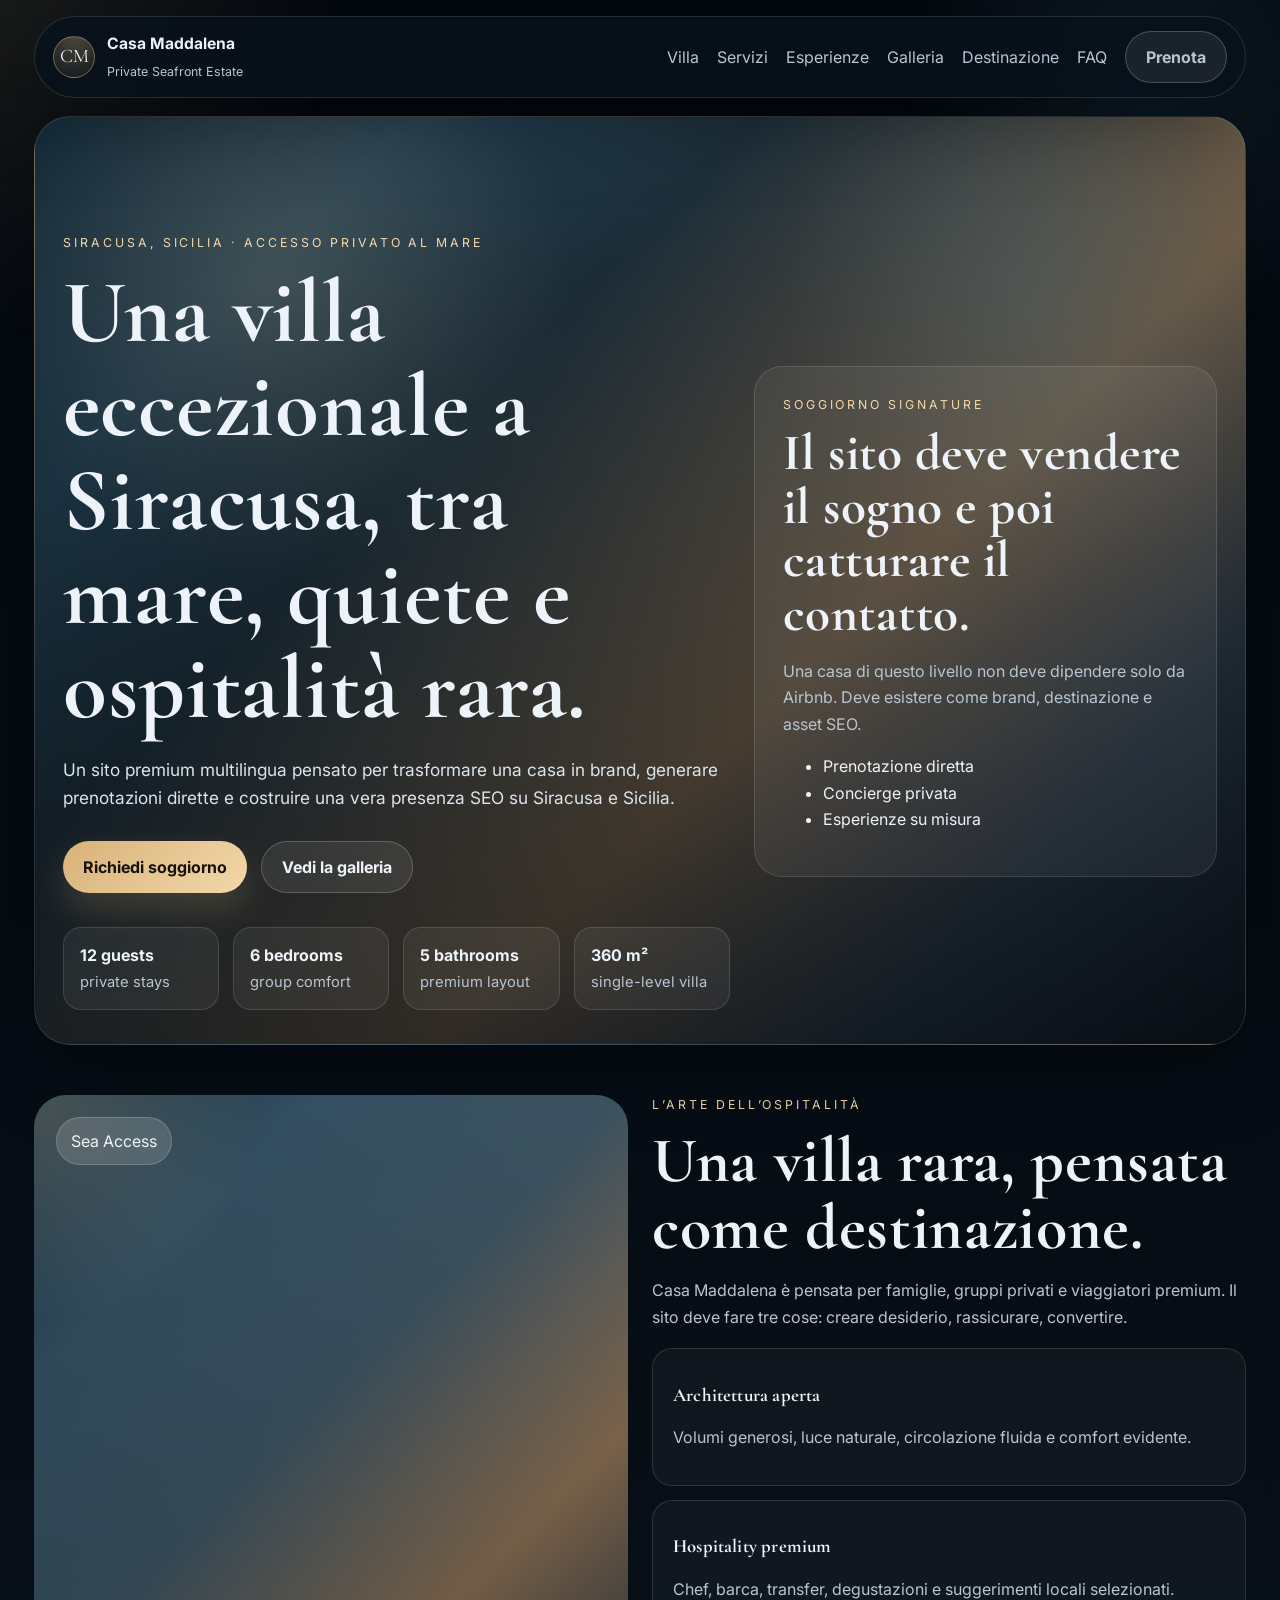
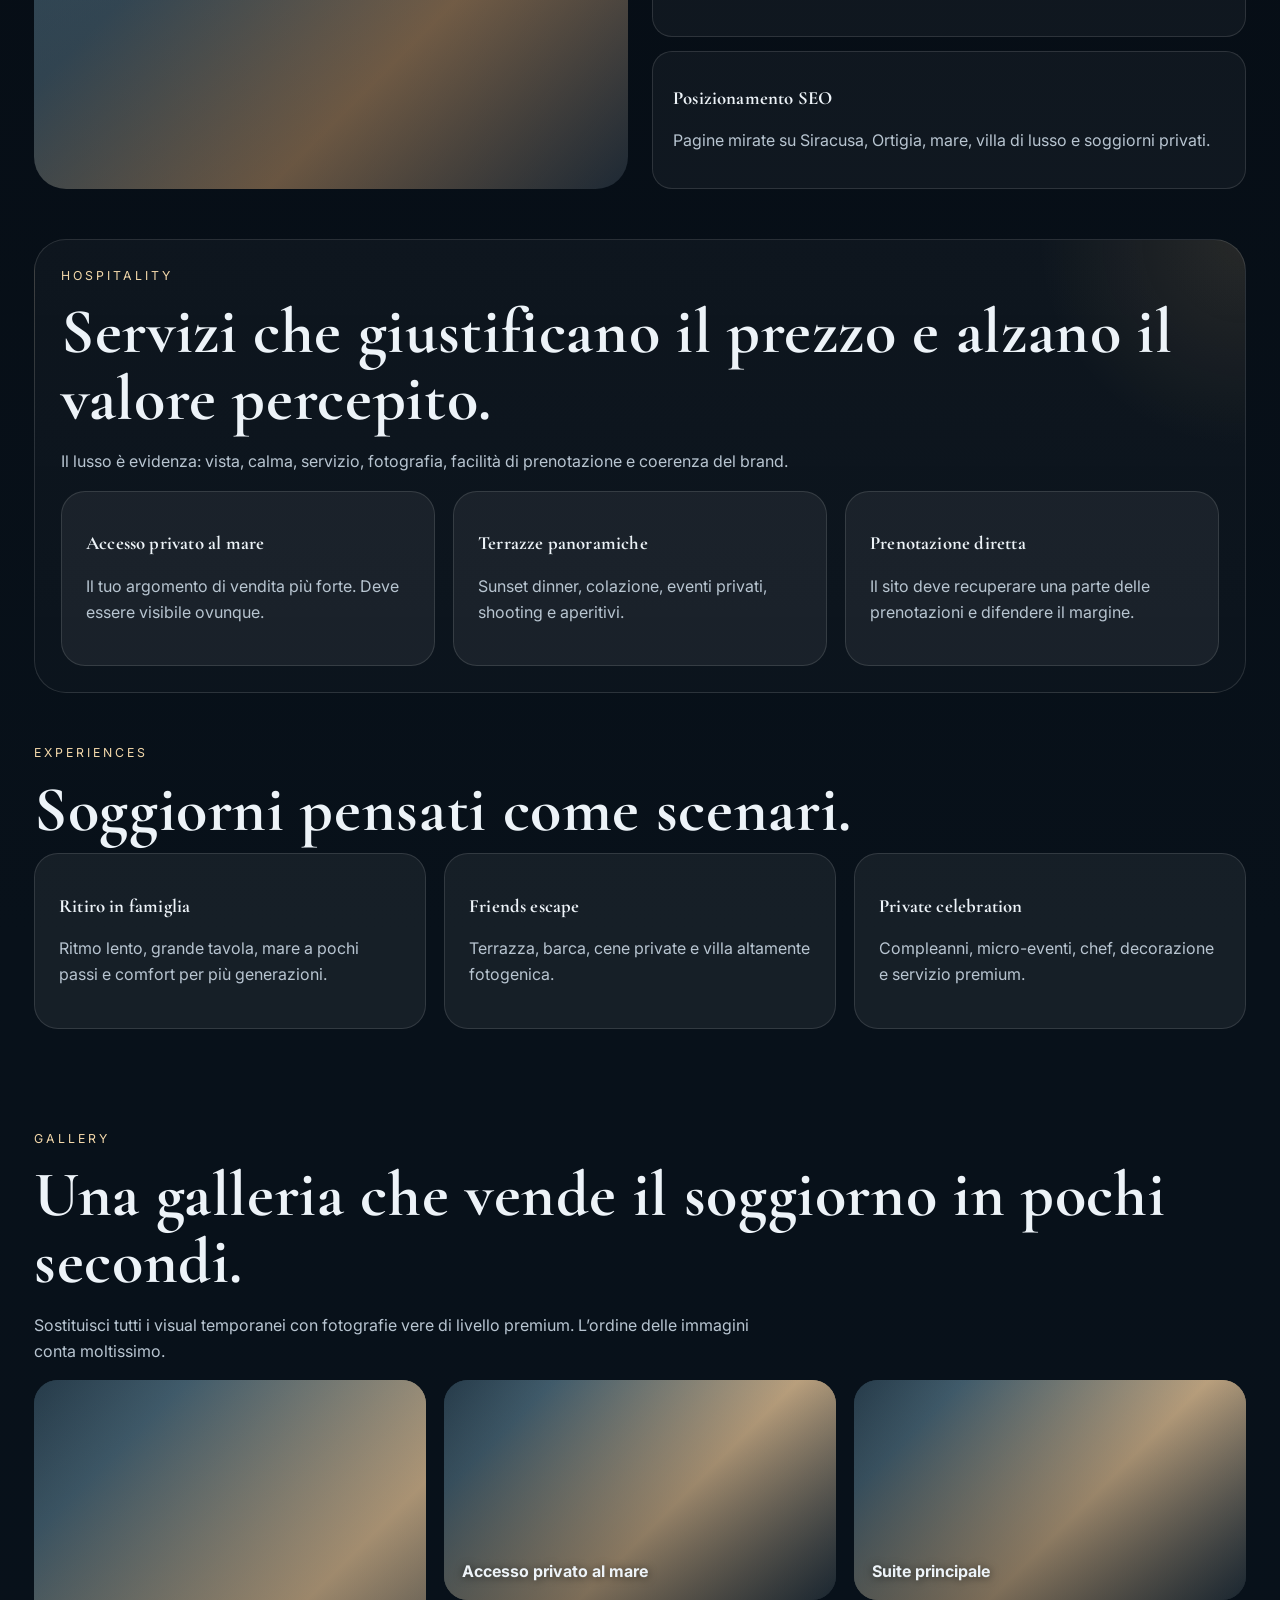
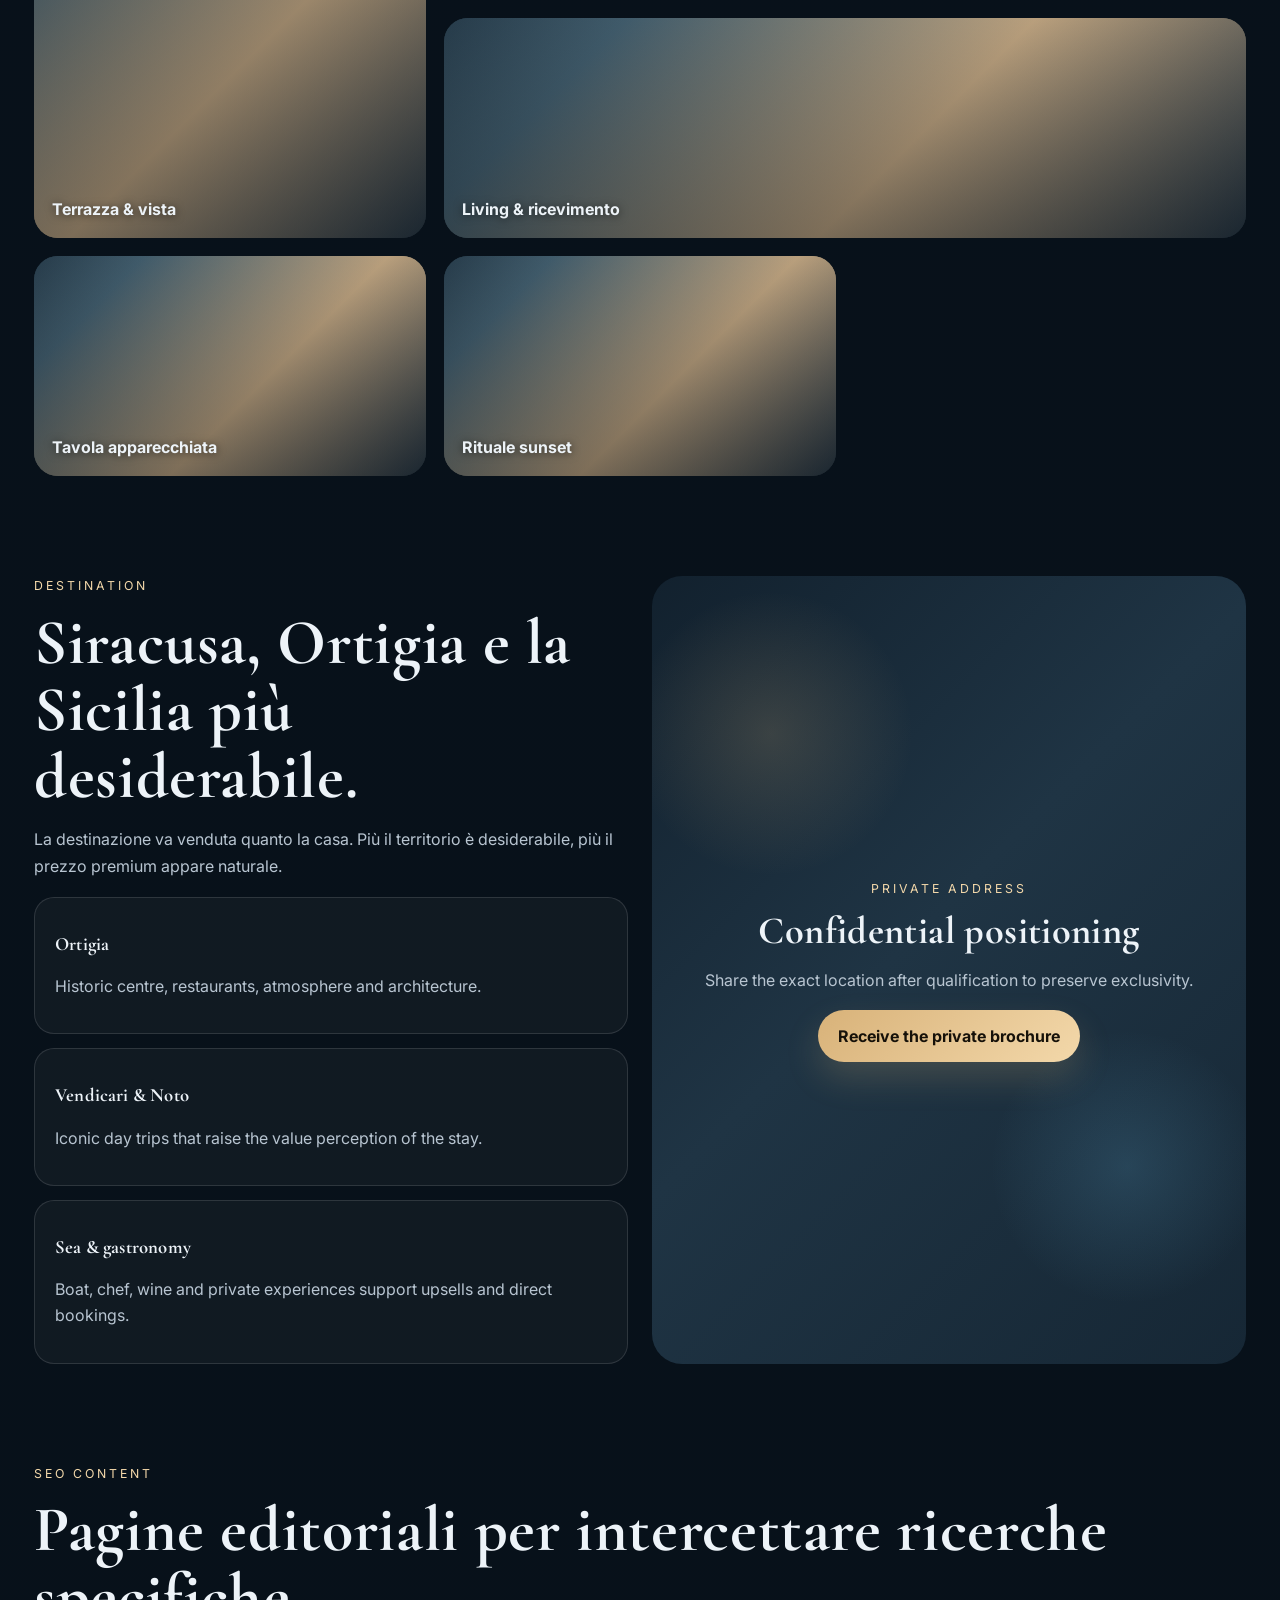
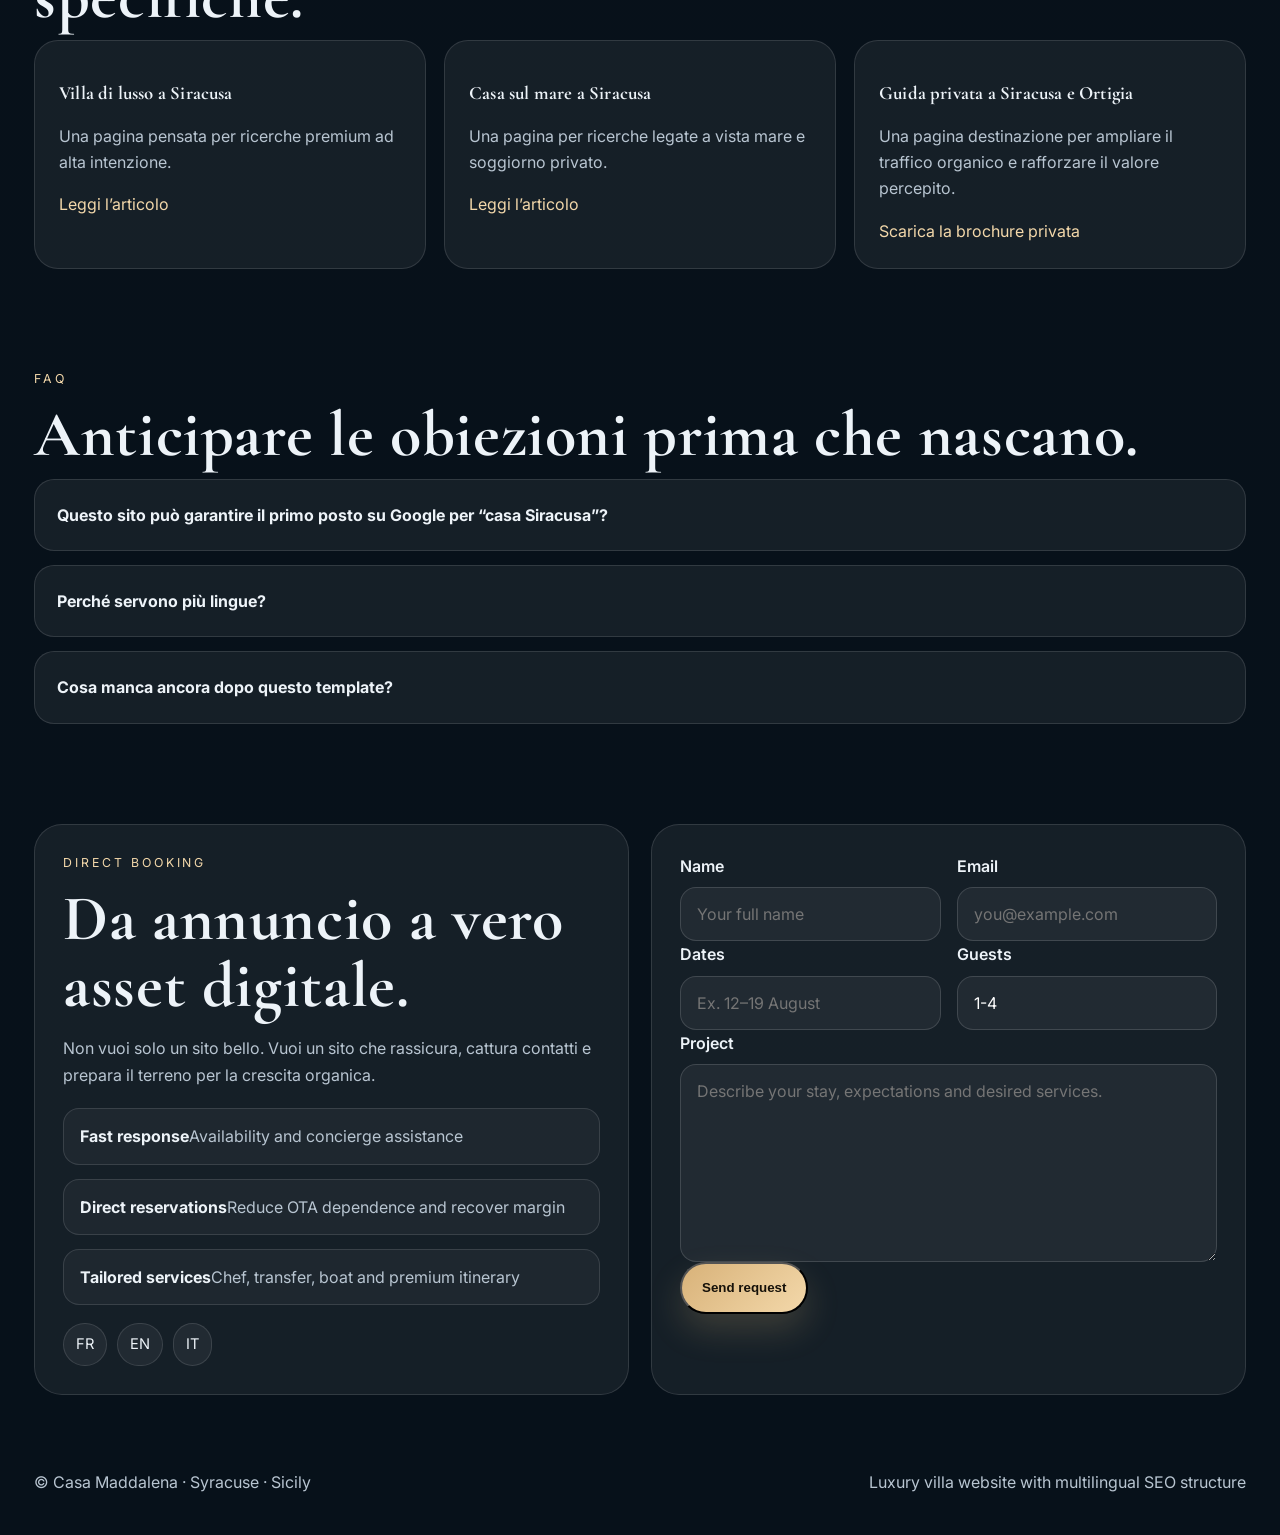
<file: it/index.html>
<!DOCTYPE html>
<html lang="it">
<head>
<meta charset="UTF-8" />
<meta name="viewport" content="width=device-width, initial-scale=1.0" />
<title>Casa Maddalena | Villa di lusso a Siracusa con accesso privato al mare</title>
<meta name="description" content="Villa di lusso a Siracusa in Sicilia con accesso privato al mare, sei camere, terrazze panoramiche e prenotazione diretta." />
<meta name="keywords" content="villa luxe Syracuse, maison Syracuse bord de mer, villa Sicile luxe, Ortigia villa" />
<meta name="theme-color" content="#07111a" />
<meta name="robots" content="index,follow,max-image-preview:large,max-snippet:-1,max-video-preview:-1" />
<link rel="canonical" href="https://www.casamaddalena.com/it/" />
<link rel="alternate" hreflang="fr" href="https://www.casamaddalena.com/fr/" />
<link rel="alternate" hreflang="en" href="https://www.casamaddalena.com/en/" />
<link rel="alternate" hreflang="it" href="https://www.casamaddalena.com/it/" />
<link rel="alternate" hreflang="x-default" href="https://www.casamaddalena.com/fr/" />
<meta property="og:type" content="website" />
<meta property="og:title" content="Casa Maddalena | Villa di lusso a Siracusa con accesso privato al mare" />
<meta property="og:description" content="Villa di lusso a Siracusa in Sicilia con accesso privato al mare, sei camere, terrazze panoramiche e prenotazione diretta." />
<meta property="og:url" content="https://www.casamaddalena.com/it/" />
<meta property="og:site_name" content="Casa Maddalena" />
<meta property="og:locale" content="it_IT" />
<meta name="twitter:card" content="summary_large_image" />
<meta name="twitter:title" content="Casa Maddalena | Villa di lusso a Siracusa con accesso privato al mare" />
<meta name="twitter:description" content="Villa di lusso a Siracusa in Sicilia con accesso privato al mare, sei camere, terrazze panoramiche e prenotazione diretta." />
<link rel="preconnect" href="https://fonts.googleapis.com">
<link rel="preconnect" href="https://fonts.gstatic.com" crossorigin>
<link href="https://fonts.googleapis.com/css2?family=Cormorant+Garamond:wght@500;600;700&family=Inter:wght@400;500;600;700;800&display=swap" rel="stylesheet">
<link rel="stylesheet" href="/assets/style.css" />
<script type="application/ld+json">{"@context": "https://schema.org", "@type": "VacationRental", "name": "Casa Maddalena", "description": "Luxury seafront villa in Syracuse, Sicily, with private sea access, panoramic terraces, six bedrooms and concierge services.", "address": {"@type": "PostalAddress", "addressLocality": "Syracuse", "addressRegion": "Sicily", "addressCountry": "IT"}, "occupancy": {"@type": "QuantitativeValue", "maxValue": 12}, "amenityFeature": [{"@type": "LocationFeatureSpecification", "name": "Private sea access", "value": true}, {"@type": "LocationFeatureSpecification", "name": "Panoramic terrace", "value": true}, {"@type": "LocationFeatureSpecification", "name": "Concierge service", "value": true}], "inLanguage": ["fr", "en", "it"], "url": "https://www.casamaddalena.com/it/"}</script>
</head>
<body>
  <div class="wrap">
    <header class="topbar">
      <a class="brand" href="/it/"><span class="brand-badge">CM</span><span class="brand-text"><strong>Casa Maddalena</strong><small>Private Seafront Estate</small></span></a>
      <nav class="nav">
        <a href="#villa">Villa</a>
        <a href="#services">Servizi</a>
        <a href="#experiences">Esperienze</a>
        <a href="#gallery">Galleria</a>
        <a href="#destination">Destinazione</a>
        <a href="#faq">FAQ</a>
        <a href="#contact" class="btn btn-glass">Prenota</a>
      </nav>
    </header>

    <section class="hero">
      <div class="reveal">
        <p class="eyebrow">Siracusa, Sicilia · accesso privato al mare</p>
        <h1>Una villa eccezionale a Siracusa, tra mare, quiete e ospitalità rara.</h1>
        <p class="lead">Un sito premium multilingua pensato per trasformare una casa in brand, generare prenotazioni dirette e costruire una vera presenza SEO su Siracusa e Sicilia.</p>
        <div class="actions">
          <a class="btn btn-gold" href="#contact">Richiedi soggiorno</a>
          <a class="btn btn-glass" href="#gallery">Vedi la galleria</a>
        </div>
        <div class="stats">
          <div class="stat"><strong>12 guests</strong><span>private stays</span></div>
          <div class="stat"><strong>6 bedrooms</strong><span>group comfort</span></div>
          <div class="stat"><strong>5 bathrooms</strong><span>premium layout</span></div>
          <div class="stat"><strong>360 m²</strong><span>single-level villa</span></div>
        </div>
      </div>
      <aside class="hero-side reveal">
        <div class="card">
          <p class="eyebrow">Soggiorno signature</p>
          <h2>Il sito deve vendere il sogno e poi catturare il contatto.</h2>
          <p class="subtle">Una casa di questo livello non deve dipendere solo da Airbnb. Deve esistere come brand, destinazione e asset SEO.</p>
          <ul>
            <li>Prenotazione diretta</li>
            <li>Concierge privata</li>
            <li>Esperienze su misura</li>
          </ul>
        </div>
      </aside>
    </section>

    <section class="section" id="villa">
      <div class="grid-2">
        <div class="visual reveal"><span class="badge">Sea Access</span></div>
        <div class="reveal">
          <p class="eyebrow">L’arte dell’ospitalità</p>
          <h2>Una villa rara, pensata come destinazione.</h2>
          <p class="sub">Casa Maddalena è pensata per famiglie, gruppi privati e viaggiatori premium. Il sito deve fare tre cose: creare desiderio, rassicurare, convertire.</p>
          <div class="feature-list">
            <div class="feature"><h3>Architettura aperta</h3><p>Volumi generosi, luce naturale, circolazione fluida e comfort evidente.</p></div>
            <div class="feature"><h3>Hospitality premium</h3><p>Chef, barca, transfer, degustazioni e suggerimenti locali selezionati.</p></div>
            <div class="feature"><h3>Posizionamento SEO</h3><p>Pagine mirate su Siracusa, Ortigia, mare, villa di lusso e soggiorni privati.</p></div>
          </div>
        </div>
      </div>
    </section>

    <section class="section dark" id="services">
      <p class="eyebrow">Hospitality</p>
      <h2>Servizi che giustificano il prezzo e alzano il valore percepito.</h2>
      <p class="sub">Il lusso è evidenza: vista, calma, servizio, fotografia, facilità di prenotazione e coerenza del brand.</p>
      <div class="cards-3">
        <article class="tile reveal"><h3>Accesso privato al mare</h3><p>Il tuo argomento di vendita più forte. Deve essere visibile ovunque.</p></article>
        <article class="tile reveal"><h3>Terrazze panoramiche</h3><p>Sunset dinner, colazione, eventi privati, shooting e aperitivi.</p></article>
        <article class="tile reveal"><h3>Prenotazione diretta</h3><p>Il sito deve recuperare una parte delle prenotazioni e difendere il margine.</p></article>
      </div>
    </section>

    <section class="section" id="experiences">
      <p class="eyebrow">Experiences</p>
      <h2>Soggiorni pensati come scenari.</h2>
      <div class="cards-3">
        <article class="tile reveal"><h3>Ritiro in famiglia</h3><p>Ritmo lento, grande tavola, mare a pochi passi e comfort per più generazioni.</p></article>
        <article class="tile reveal"><h3>Friends escape</h3><p>Terrazza, barca, cene private e villa altamente fotogenica.</p></article>
        <article class="tile reveal"><h3>Private celebration</h3><p>Compleanni, micro-eventi, chef, decorazione e servizio premium.</p></article>
      </div>
    </section>

    <section class="section" id="gallery">
      <p class="eyebrow">Gallery</p>
      <h2>Una galleria che vende il soggiorno in pochi secondi.</h2>
      <p class="sub">Sostituisci tutti i visual temporanei con fotografie vere di livello premium. L’ordine delle immagini conta moltissimo.</p>
      <div class="gallery">
        <div class="photo a reveal"><span>Terrazza & vista</span></div>
        <div class="photo reveal"><span>Accesso privato al mare</span></div>
        <div class="photo reveal"><span>Suite principale</span></div>
        <div class="photo d reveal"><span>Living & ricevimento</span></div>
        <div class="photo reveal"><span>Tavola apparecchiata</span></div>
        <div class="photo reveal"><span>Rituale sunset</span></div>
      </div>
    </section>

    <section class="section" id="destination">
      <div class="grid-2">
        <div class="reveal">
          <p class="eyebrow">Destination</p>
          <h2>Siracusa, Ortigia e la Sicilia più desiderabile.</h2>
          <p class="sub">La destinazione va venduta quanto la casa. Più il territorio è desiderabile, più il prezzo premium appare naturale.</p>
          <div class="feature-list">
            <div class="feature"><h3>Ortigia</h3><p>Historic centre, restaurants, atmosphere and architecture.</p></div>
            <div class="feature"><h3>Vendicari & Noto</h3><p>Iconic day trips that raise the value perception of the stay.</p></div>
            <div class="feature"><h3>Sea & gastronomy</h3><p>Boat, chef, wine and private experiences support upsells and direct bookings.</p></div>
          </div>
        </div>
        <div class="map reveal">
          <div>
            <p class="eyebrow">Private address</p>
            <h3 class="serif" style="font-size:2.4rem;margin:0 0 8px;">Confidential positioning</h3>
            <p class="subtle">Share the exact location after qualification to preserve exclusivity.</p>
            <a class="btn btn-gold" href="#contact">Receive the private brochure</a>
          </div>
        </div>
      </div>
    </section>

    <section class="section" id="seo">
      <p class="eyebrow">SEO content</p>
      <h2>Pagine editoriali per intercettare ricerche specifiche.</h2>
      <div class="blog-grid">
        <article class="blog-card reveal"><h3>Villa di lusso a Siracusa</h3><p>Una pagina pensata per ricerche premium ad alta intenzione.</p><a class="kicker" href="/fr/villa-luxe-syracuse/">Leggi l’articolo</a></article>
        <article class="blog-card reveal"><h3>Casa sul mare a Siracusa</h3><p>Una pagina per ricerche legate a vista mare e soggiorno privato.</p><a class="kicker" href="/fr/maison-bord-de-mer-syracuse/">Leggi l’articolo</a></article>
        <article class="blog-card reveal"><h3>Guida privata a Siracusa e Ortigia</h3><p>Una pagina destinazione per ampliare il traffico organico e rafforzare il valore percepito.</p><a class="kicker" href="#contact">Scarica la brochure privata</a></article>
      </div>
    </section>

    <section class="section" id="faq">
      <p class="eyebrow">FAQ</p>
      <h2>Anticipare le obiezioni prima che nascano.</h2>
      <div class="faq">
        <details class="faq-item reveal"><summary>Questo sito può garantire il primo posto su Google per “casa Siracusa”?</summary><p>No. Nessun professionista serio può garantirlo. Possiamo però costruire una base tecnica forte: sito veloce, multilingua, contenuti mirati, linking interno e SEO locale ben fatta.</p></details>
        <details class="faq-item reveal"><summary>Perché servono più lingue?</summary><p>Perché la domanda non arriva da un solo mercato. Una villa premium deve esistere in francese, inglese e italiano, con URL distinte e hreflang corretto.</p></details>
        <details class="faq-item reveal"><summary>Cosa manca ancora dopo questo template?</summary><p>Foto vere, dominio live, Search Console, profilo Google Business, backlink locali, contenuti regolari e un sistema di prenotazione o qualificazione.</p></details>
      </div>
    </section>

    <section class="section" id="contact">
      <div class="contact">
        <div class="info-box reveal">
          <p class="eyebrow">Direct booking</p>
          <h2>Da annuncio a vero asset digitale.</h2>
          <p class="sub">Non vuoi solo un sito bello. Vuoi un sito che rassicura, cattura contatti e prepara il terreno per la crescita organica.</p>
          <div class="contact-points">
            <div><strong>Fast response</strong><span>Availability and concierge assistance</span></div>
            <div><strong>Direct reservations</strong><span>Reduce OTA dependence and recover margin</span></div>
            <div><strong>Tailored services</strong><span>Chef, transfer, boat and premium itinerary</span></div>
          </div>
          <div class="lang-switch" style="margin-top:18px">
            <a class="lang-pill" href="/fr/">FR</a>
            <a class="lang-pill" href="/en/">EN</a>
            <a class="lang-pill" href="/it/">IT</a>
          </div>
        </div>
        <form class="form-box reveal" id="booking-form">
          <div class="form-grid">
            <label>Name<input type="text" name="name" placeholder="Your full name" required></label>
            <label>Email<input type="email" name="email" placeholder="you@example.com" required></label>
          </div>
          <div class="form-grid">
            <label>Dates<input type="text" name="dates" placeholder="Ex. 12–19 August"></label>
            <label>Guests<select name="guests"><option>1-4</option><option>5-8</option><option>9-12</option></select></label>
          </div>
          <label>Project<textarea name="message" rows="7" placeholder="Describe your stay, expectations and desired services."></textarea></label>
          <button class="btn btn-gold" type="submit">Send request</button>
          <p id="form-message" class="subtle"></p>
        </form>
      </div>
    </section>

    <footer class="footer">
      <div>© Casa Maddalena · Syracuse · Sicily</div>
      <div>Luxury villa website with multilingual SEO structure</div>
    </footer>
  </div>
<script src="/assets/script.js"></script>
</body>
</html>
</file>
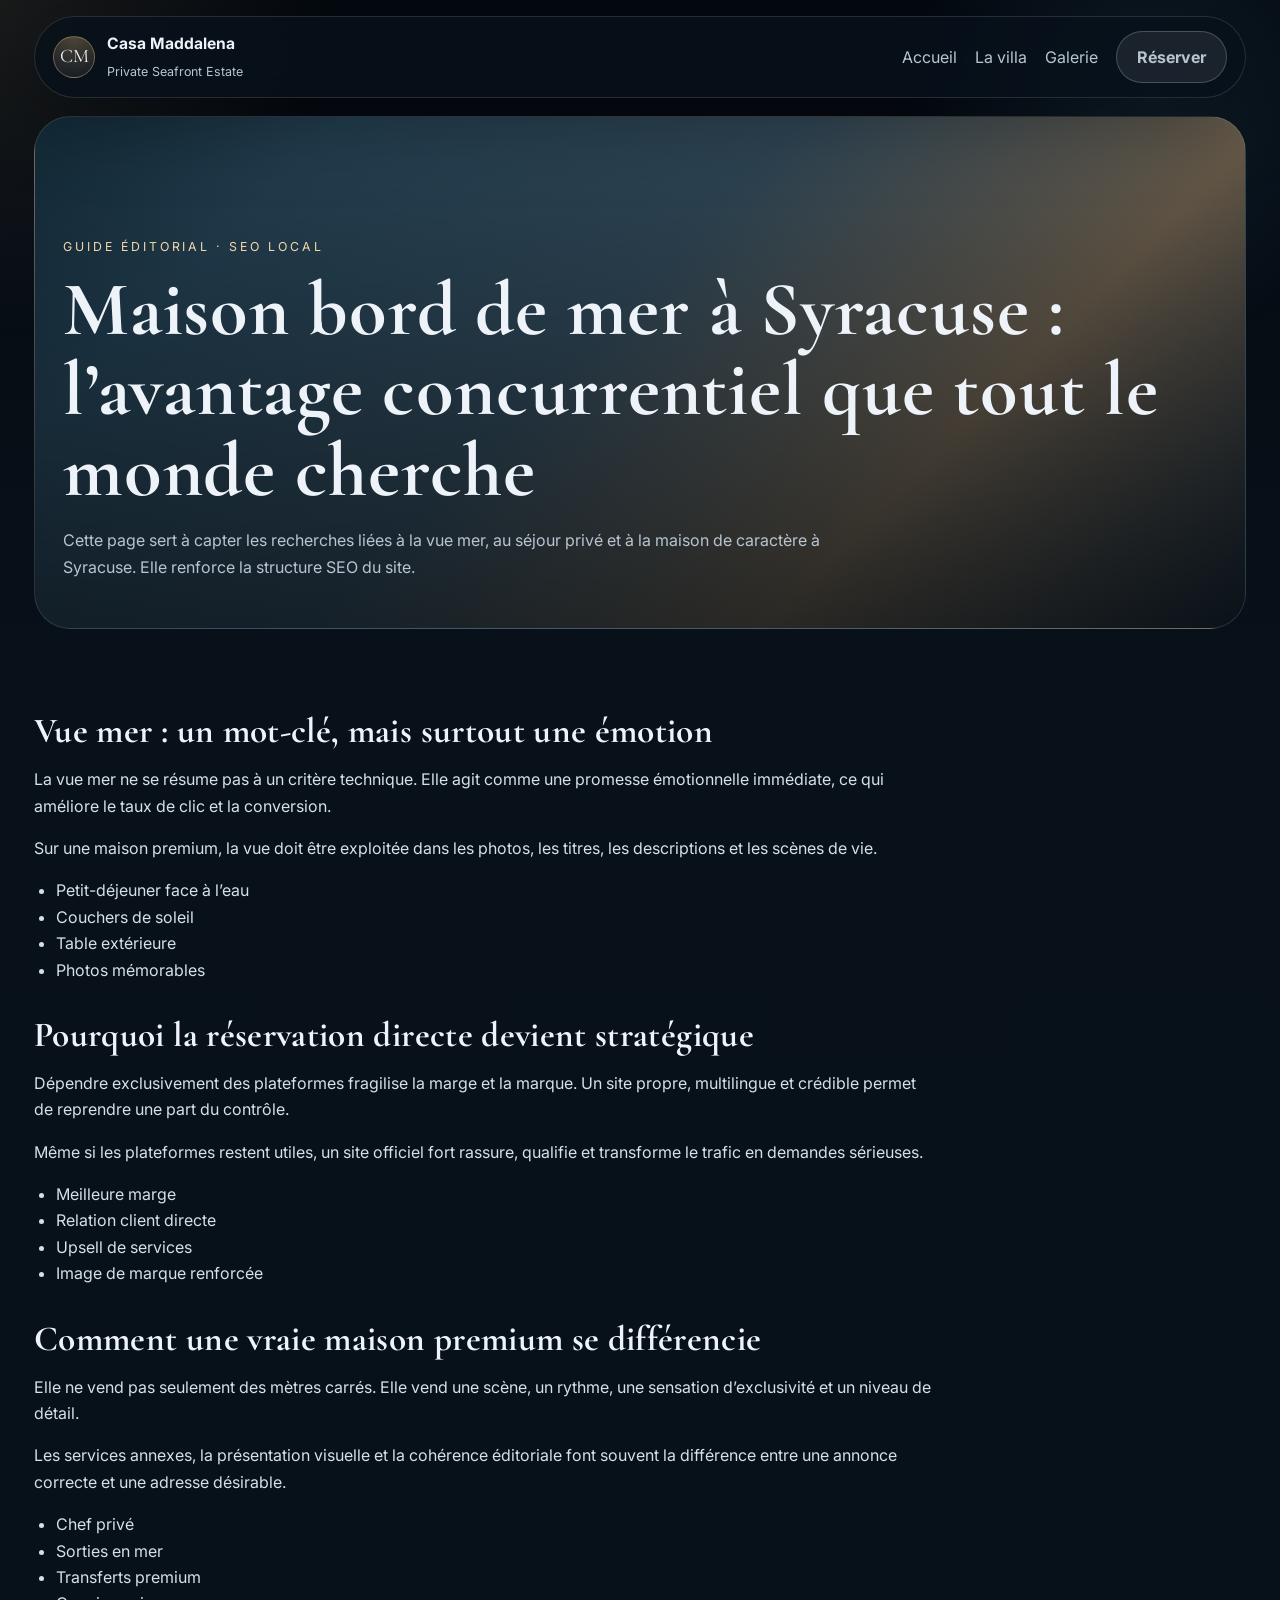
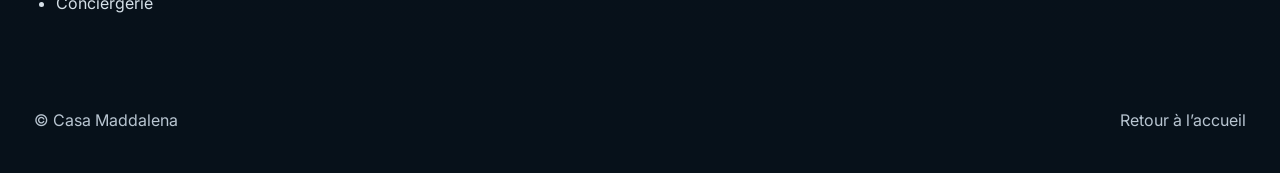
<file: fr/maison-bord-de-mer-syracuse/index.html>
<!DOCTYPE html>
<html lang="fr">
<head>
<meta charset="UTF-8" />
<meta name="viewport" content="width=device-width, initial-scale=1.0" />
<title>Maison bord de mer à Syracuse : vue, intimité et réservation directe | Casa Maddalena</title>
<meta name="description" content="Pourquoi une maison bord de mer à Syracuse est l’un des meilleurs formats pour un séjour premium en Sicile : intimité, vue et expérience privée." />
<meta name="keywords" content="villa luxe Syracuse, maison Syracuse, Ortigia, Sicile, villa bord de mer" />
<meta name="theme-color" content="#07111a" />
<meta name="robots" content="index,follow,max-image-preview:large,max-snippet:-1,max-video-preview:-1" />
<link rel="canonical" href="https://www.casamaddalena.com/fr/maison-bord-de-mer-syracuse/" />
<link rel="alternate" hreflang="fr" href="https://www.casamaddalena.com/fr/maison-bord-de-mer-syracuse/" />
<link rel="alternate" hreflang="en" href="https://www.casamaddalena.com/en/" />
<link rel="alternate" hreflang="it" href="https://www.casamaddalena.com/it/" />
<link rel="alternate" hreflang="x-default" href="https://www.casamaddalena.com/fr/" />
<meta property="og:type" content="website" />
<meta property="og:title" content="Maison bord de mer à Syracuse : vue, intimité et réservation directe | Casa Maddalena" />
<meta property="og:description" content="Pourquoi une maison bord de mer à Syracuse est l’un des meilleurs formats pour un séjour premium en Sicile : intimité, vue et expérience privée." />
<meta property="og:url" content="https://www.casamaddalena.com/fr/maison-bord-de-mer-syracuse/" />
<meta property="og:site_name" content="Casa Maddalena" />
<meta property="og:locale" content="fr_FR" />
<meta name="twitter:card" content="summary_large_image" />
<meta name="twitter:title" content="Maison bord de mer à Syracuse : vue, intimité et réservation directe | Casa Maddalena" />
<meta name="twitter:description" content="Pourquoi une maison bord de mer à Syracuse est l’un des meilleurs formats pour un séjour premium en Sicile : intimité, vue et expérience privée." />
<link rel="preconnect" href="https://fonts.googleapis.com">
<link rel="preconnect" href="https://fonts.gstatic.com" crossorigin>
<link href="https://fonts.googleapis.com/css2?family=Cormorant+Garamond:wght@500;600;700&family=Inter:wght@400;500;600;700;800&display=swap" rel="stylesheet">
<link rel="stylesheet" href="/assets/style.css" />
<script type="application/ld+json">{"@context": "https://schema.org", "@type": "Article", "headline": "Maison bord de mer à Syracuse : vue, intimité et réservation directe | Casa Maddalena", "description": "Pourquoi une maison bord de mer à Syracuse est l’un des meilleurs formats pour un séjour premium en Sicile : intimité, vue et expérience privée.", "inLanguage": "fr", "author": {"@type": "Organization", "name": "Casa Maddalena"}, "mainEntityOfPage": "https://www.casamaddalena.com/fr/maison-bord-de-mer-syracuse/"}</script>
</head>
<body>
<div class="wrap">
<header class="topbar">
  <a class="brand" href="/fr/"><span class="brand-badge">CM</span><span class="brand-text"><strong>Casa Maddalena</strong><small>Private Seafront Estate</small></span></a>
  <nav class="nav"><a href="/fr/">Accueil</a><a href="/fr/#villa">La villa</a><a href="/fr/#gallery">Galerie</a><a href="/fr/#contact" class="btn btn-glass">Réserver</a></nav>
</header>
<section class="blog-hero">
  <p class="eyebrow">Guide éditorial · SEO local</p>
  <h1>Maison bord de mer à Syracuse : l’avantage concurrentiel que tout le monde cherche</h1>
  <p class="sub">Cette page sert à capter les recherches liées à la vue mer, au séjour privé et à la maison de caractère à Syracuse. Elle renforce la structure SEO du site.</p>
</section>
<section class="section">
  <article class="article reveal">
    <h2>Vue mer : un mot-clé, mais surtout une émotion</h2>
    <p>La vue mer ne se résume pas à un critère technique. Elle agit comme une promesse émotionnelle immédiate, ce qui améliore le taux de clic et la conversion.</p>
    <p>Sur une maison premium, la vue doit être exploitée dans les photos, les titres, les descriptions et les scènes de vie.</p>
    <ul>
      <li>Petit-déjeuner face à l’eau</li>
      <li>Couchers de soleil</li>
      <li>Table extérieure</li>
      <li>Photos mémorables</li>
    </ul>

    <h2>Pourquoi la réservation directe devient stratégique</h2>
    <p>Dépendre exclusivement des plateformes fragilise la marge et la marque. Un site propre, multilingue et crédible permet de reprendre une part du contrôle.</p>
    <p>Même si les plateformes restent utiles, un site officiel fort rassure, qualifie et transforme le trafic en demandes sérieuses.</p>
    <ul>
      <li>Meilleure marge</li>
      <li>Relation client directe</li>
      <li>Upsell de services</li>
      <li>Image de marque renforcée</li>
    </ul>

    <h2>Comment une vraie maison premium se différencie</h2>
    <p>Elle ne vend pas seulement des mètres carrés. Elle vend une scène, un rythme, une sensation d’exclusivité et un niveau de détail.</p>
    <p>Les services annexes, la présentation visuelle et la cohérence éditoriale font souvent la différence entre une annonce correcte et une adresse désirable.</p>
    <ul>
      <li>Chef privé</li>
      <li>Sorties en mer</li>
      <li>Transferts premium</li>
      <li>Conciergerie</li>
    </ul>
  </article>
</section>
<footer class="footer"><div>© Casa Maddalena</div><div><a href="/fr/">Retour à l’accueil</a></div></footer>
</div>
<script src="/assets/script.js"></script>
</body>
</html>
</file>
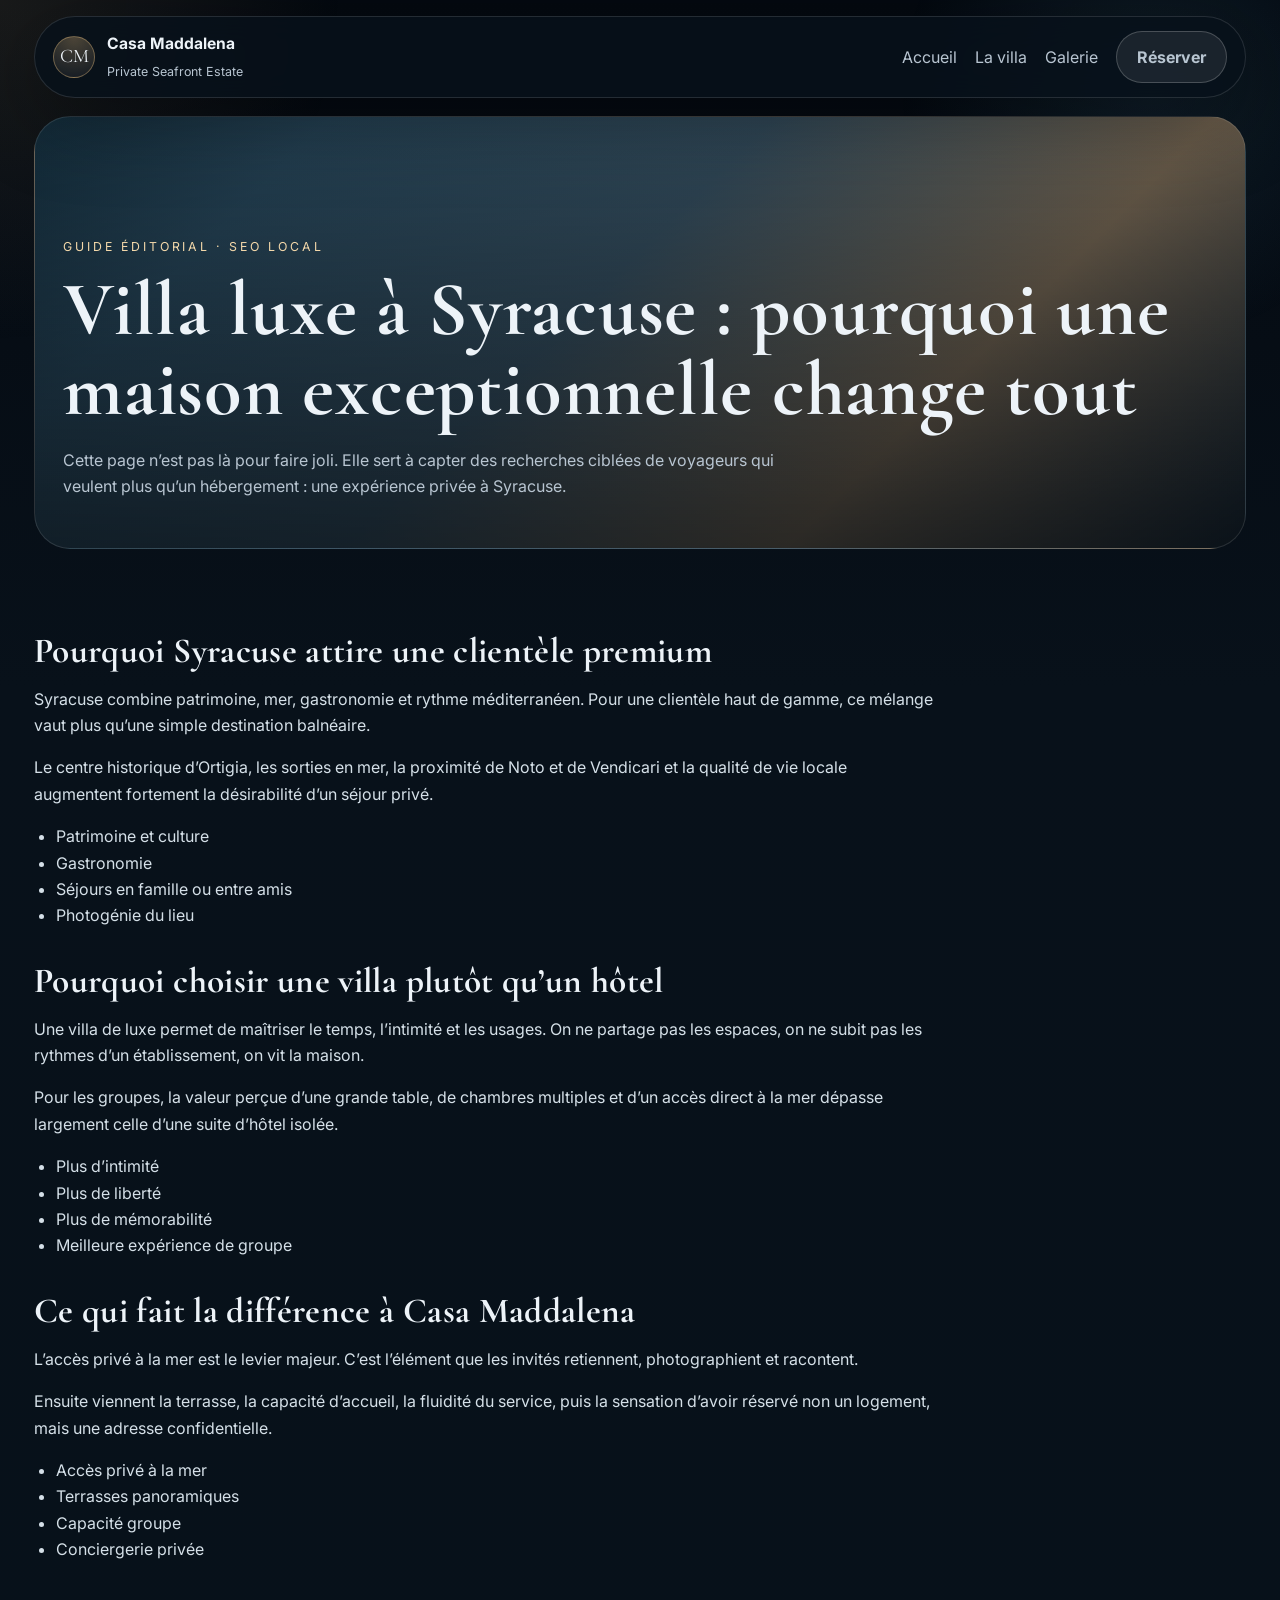
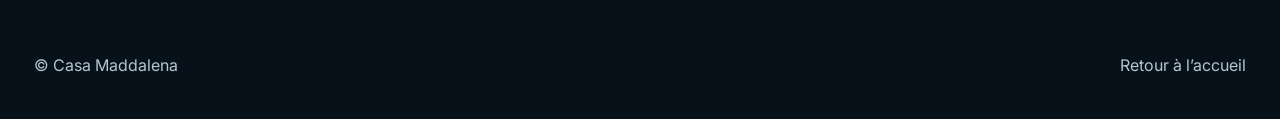
<file: fr/villa-luxe-syracuse/index.html>
<!DOCTYPE html>
<html lang="fr">
<head>
<meta charset="UTF-8" />
<meta name="viewport" content="width=device-width, initial-scale=1.0" />
<title>Villa luxe à Syracuse : séjour privé haut de gamme en Sicile | Casa Maddalena</title>
<meta name="description" content="Découvrez pourquoi choisir une villa luxe à Syracuse en Sicile change radicalement la qualité du séjour : intimité, mer, services et accès direct." />
<meta name="keywords" content="villa luxe Syracuse, maison Syracuse, Ortigia, Sicile, villa bord de mer" />
<meta name="theme-color" content="#07111a" />
<meta name="robots" content="index,follow,max-image-preview:large,max-snippet:-1,max-video-preview:-1" />
<link rel="canonical" href="https://www.casamaddalena.com/fr/villa-luxe-syracuse/" />
<link rel="alternate" hreflang="fr" href="https://www.casamaddalena.com/fr/villa-luxe-syracuse/" />
<link rel="alternate" hreflang="en" href="https://www.casamaddalena.com/en/" />
<link rel="alternate" hreflang="it" href="https://www.casamaddalena.com/it/" />
<link rel="alternate" hreflang="x-default" href="https://www.casamaddalena.com/fr/" />
<meta property="og:type" content="website" />
<meta property="og:title" content="Villa luxe à Syracuse : séjour privé haut de gamme en Sicile | Casa Maddalena" />
<meta property="og:description" content="Découvrez pourquoi choisir une villa luxe à Syracuse en Sicile change radicalement la qualité du séjour : intimité, mer, services et accès direct." />
<meta property="og:url" content="https://www.casamaddalena.com/fr/villa-luxe-syracuse/" />
<meta property="og:site_name" content="Casa Maddalena" />
<meta property="og:locale" content="fr_FR" />
<meta name="twitter:card" content="summary_large_image" />
<meta name="twitter:title" content="Villa luxe à Syracuse : séjour privé haut de gamme en Sicile | Casa Maddalena" />
<meta name="twitter:description" content="Découvrez pourquoi choisir une villa luxe à Syracuse en Sicile change radicalement la qualité du séjour : intimité, mer, services et accès direct." />
<link rel="preconnect" href="https://fonts.googleapis.com">
<link rel="preconnect" href="https://fonts.gstatic.com" crossorigin>
<link href="https://fonts.googleapis.com/css2?family=Cormorant+Garamond:wght@500;600;700&family=Inter:wght@400;500;600;700;800&display=swap" rel="stylesheet">
<link rel="stylesheet" href="/assets/style.css" />
<script type="application/ld+json">{"@context": "https://schema.org", "@type": "Article", "headline": "Villa luxe à Syracuse : séjour privé haut de gamme en Sicile | Casa Maddalena", "description": "Découvrez pourquoi choisir une villa luxe à Syracuse en Sicile change radicalement la qualité du séjour : intimité, mer, services et accès direct.", "inLanguage": "fr", "author": {"@type": "Organization", "name": "Casa Maddalena"}, "mainEntityOfPage": "https://www.casamaddalena.com/fr/villa-luxe-syracuse/"}</script>
</head>
<body>
<div class="wrap">
<header class="topbar">
  <a class="brand" href="/fr/"><span class="brand-badge">CM</span><span class="brand-text"><strong>Casa Maddalena</strong><small>Private Seafront Estate</small></span></a>
  <nav class="nav"><a href="/fr/">Accueil</a><a href="/fr/#villa">La villa</a><a href="/fr/#gallery">Galerie</a><a href="/fr/#contact" class="btn btn-glass">Réserver</a></nav>
</header>
<section class="blog-hero">
  <p class="eyebrow">Guide éditorial · SEO local</p>
  <h1>Villa luxe à Syracuse : pourquoi une maison exceptionnelle change tout</h1>
  <p class="sub">Cette page n’est pas là pour faire joli. Elle sert à capter des recherches ciblées de voyageurs qui veulent plus qu’un hébergement : une expérience privée à Syracuse.</p>
</section>
<section class="section">
  <article class="article reveal">
    <h2>Pourquoi Syracuse attire une clientèle premium</h2>
    <p>Syracuse combine patrimoine, mer, gastronomie et rythme méditerranéen. Pour une clientèle haut de gamme, ce mélange vaut plus qu’une simple destination balnéaire.</p>
    <p>Le centre historique d’Ortigia, les sorties en mer, la proximité de Noto et de Vendicari et la qualité de vie locale augmentent fortement la désirabilité d’un séjour privé.</p>
    <ul>
      <li>Patrimoine et culture</li>
      <li>Gastronomie</li>
      <li>Séjours en famille ou entre amis</li>
      <li>Photogénie du lieu</li>
    </ul>

    <h2>Pourquoi choisir une villa plutôt qu’un hôtel</h2>
    <p>Une villa de luxe permet de maîtriser le temps, l’intimité et les usages. On ne partage pas les espaces, on ne subit pas les rythmes d’un établissement, on vit la maison.</p>
    <p>Pour les groupes, la valeur perçue d’une grande table, de chambres multiples et d’un accès direct à la mer dépasse largement celle d’une suite d’hôtel isolée.</p>
    <ul>
      <li>Plus d’intimité</li>
      <li>Plus de liberté</li>
      <li>Plus de mémorabilité</li>
      <li>Meilleure expérience de groupe</li>
    </ul>

    <h2>Ce qui fait la différence à Casa Maddalena</h2>
    <p>L’accès privé à la mer est le levier majeur. C’est l’élément que les invités retiennent, photographient et racontent.</p>
    <p>Ensuite viennent la terrasse, la capacité d’accueil, la fluidité du service, puis la sensation d’avoir réservé non un logement, mais une adresse confidentielle.</p>
    <ul>
      <li>Accès privé à la mer</li>
      <li>Terrasses panoramiques</li>
      <li>Capacité groupe</li>
      <li>Conciergerie privée</li>
    </ul>
  </article>
</section>
<footer class="footer"><div>© Casa Maddalena</div><div><a href="/fr/">Retour à l’accueil</a></div></footer>
</div>
<script src="/assets/script.js"></script>
</body>
</html>
</file>
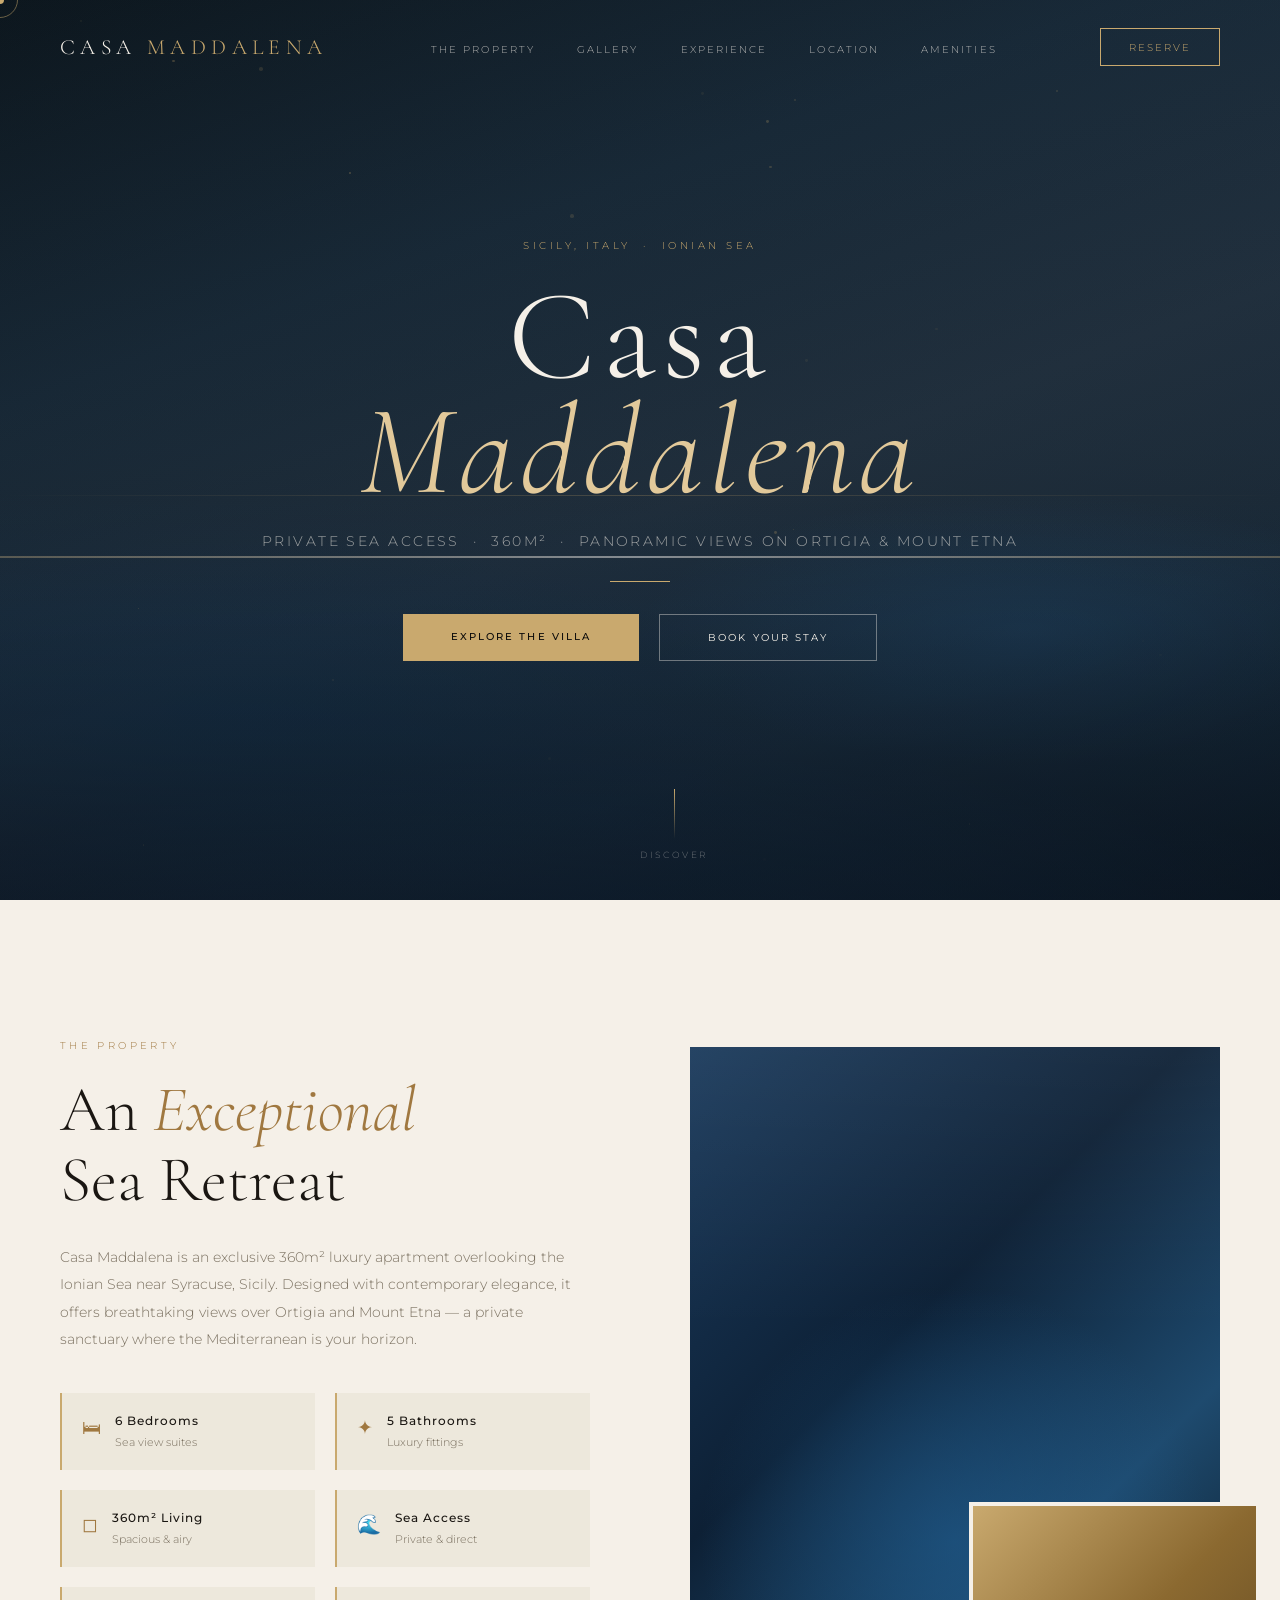
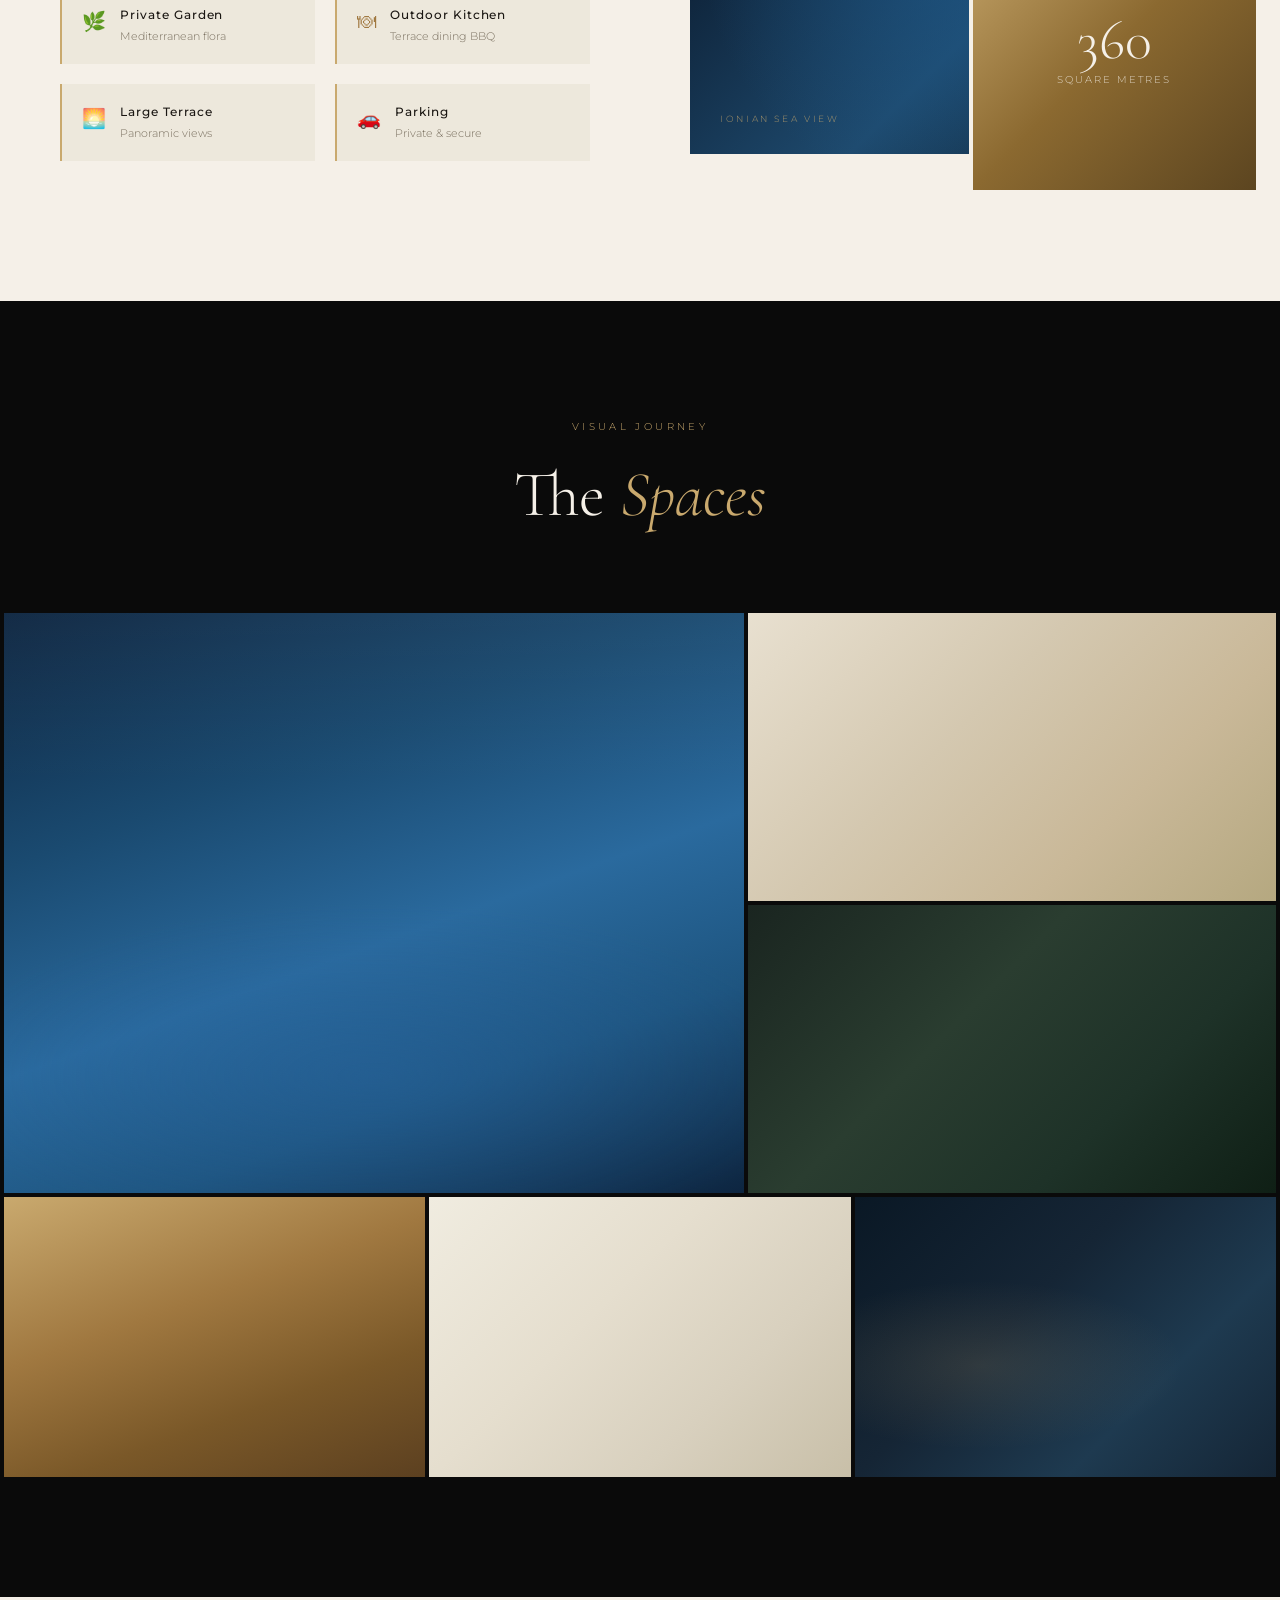
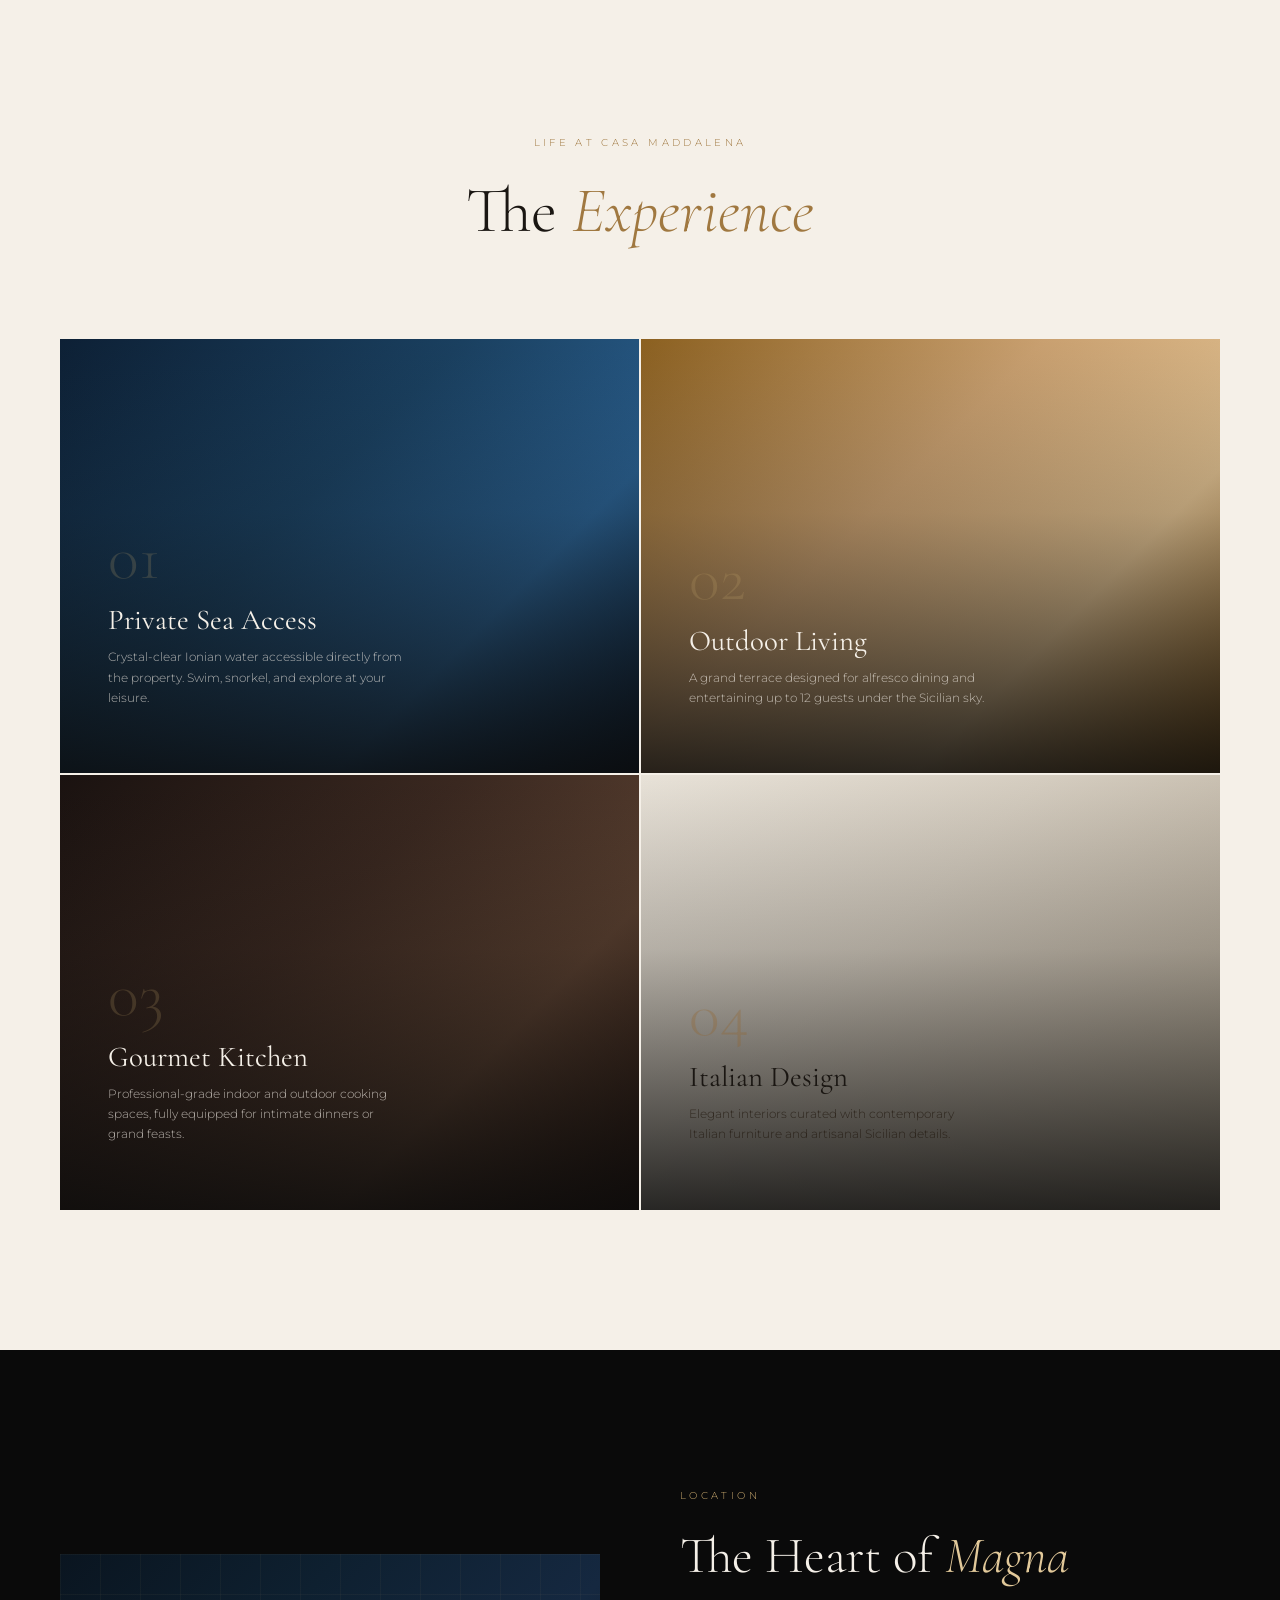
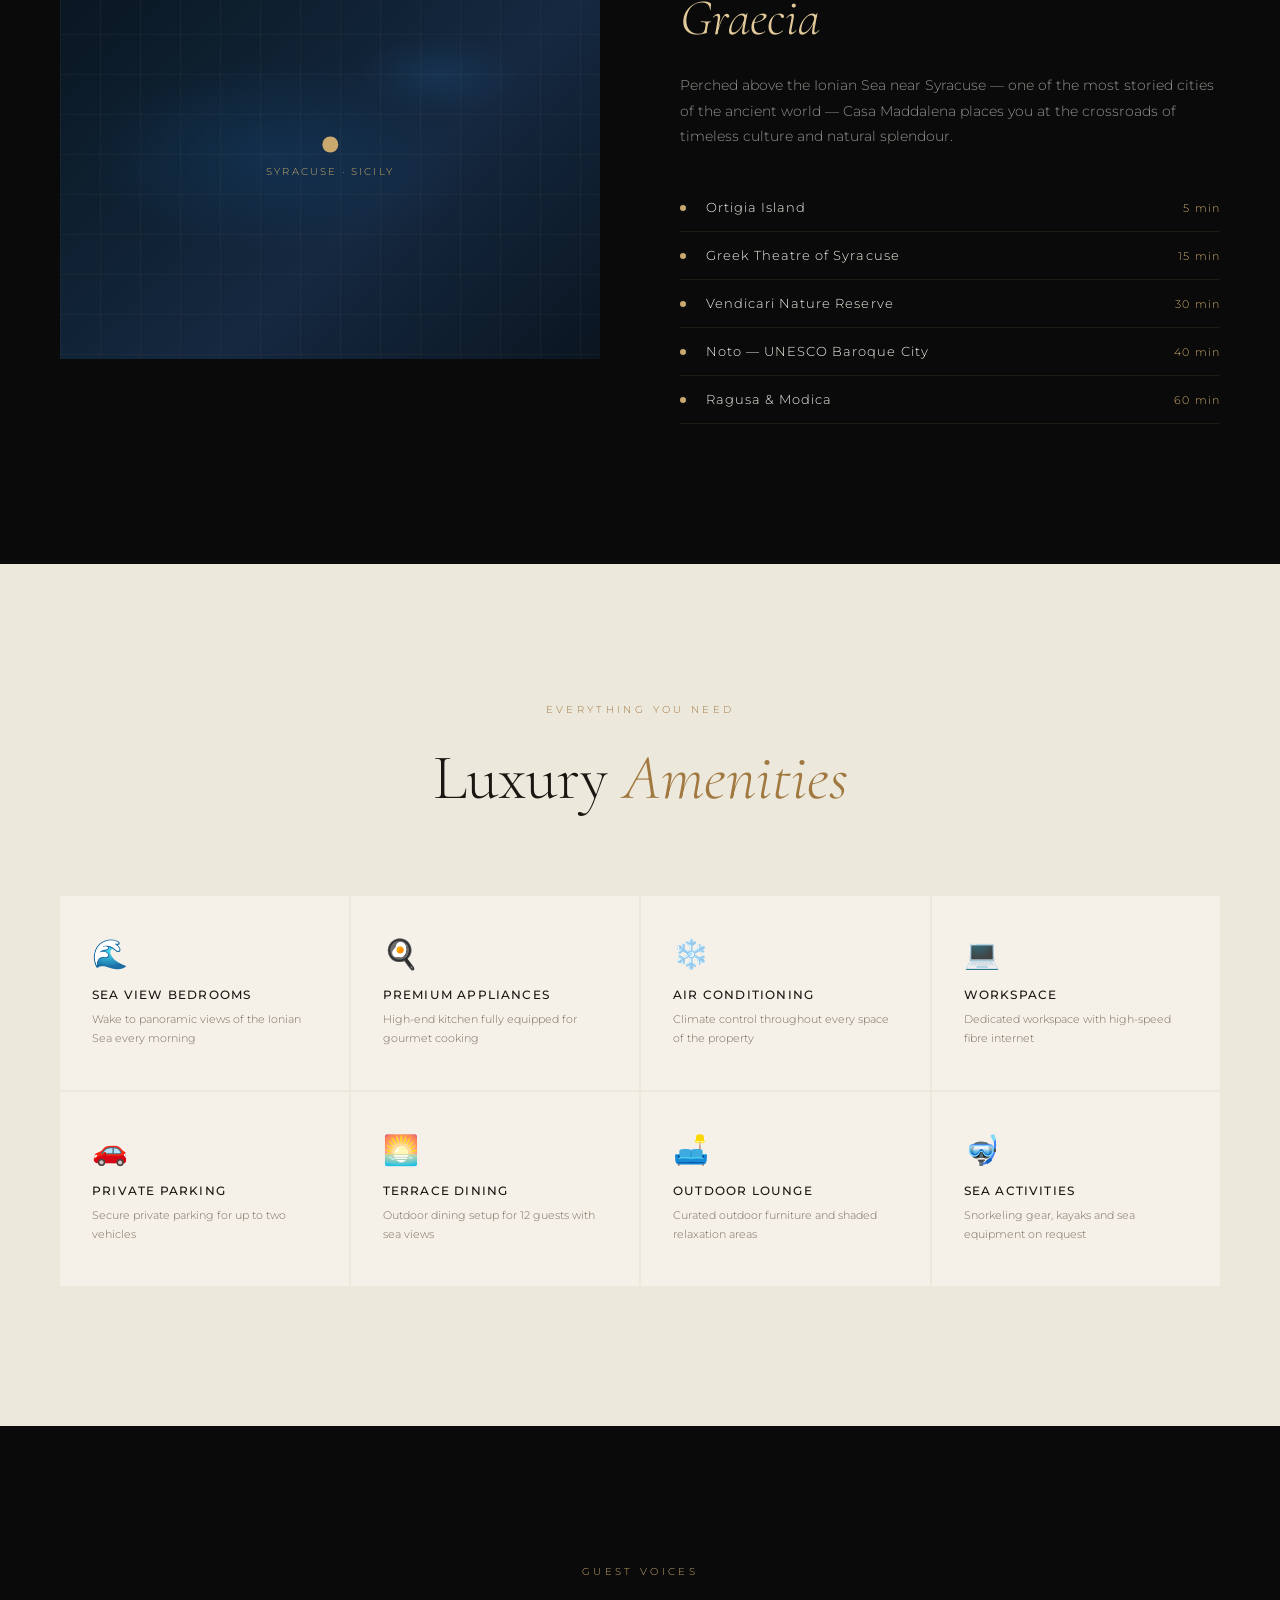
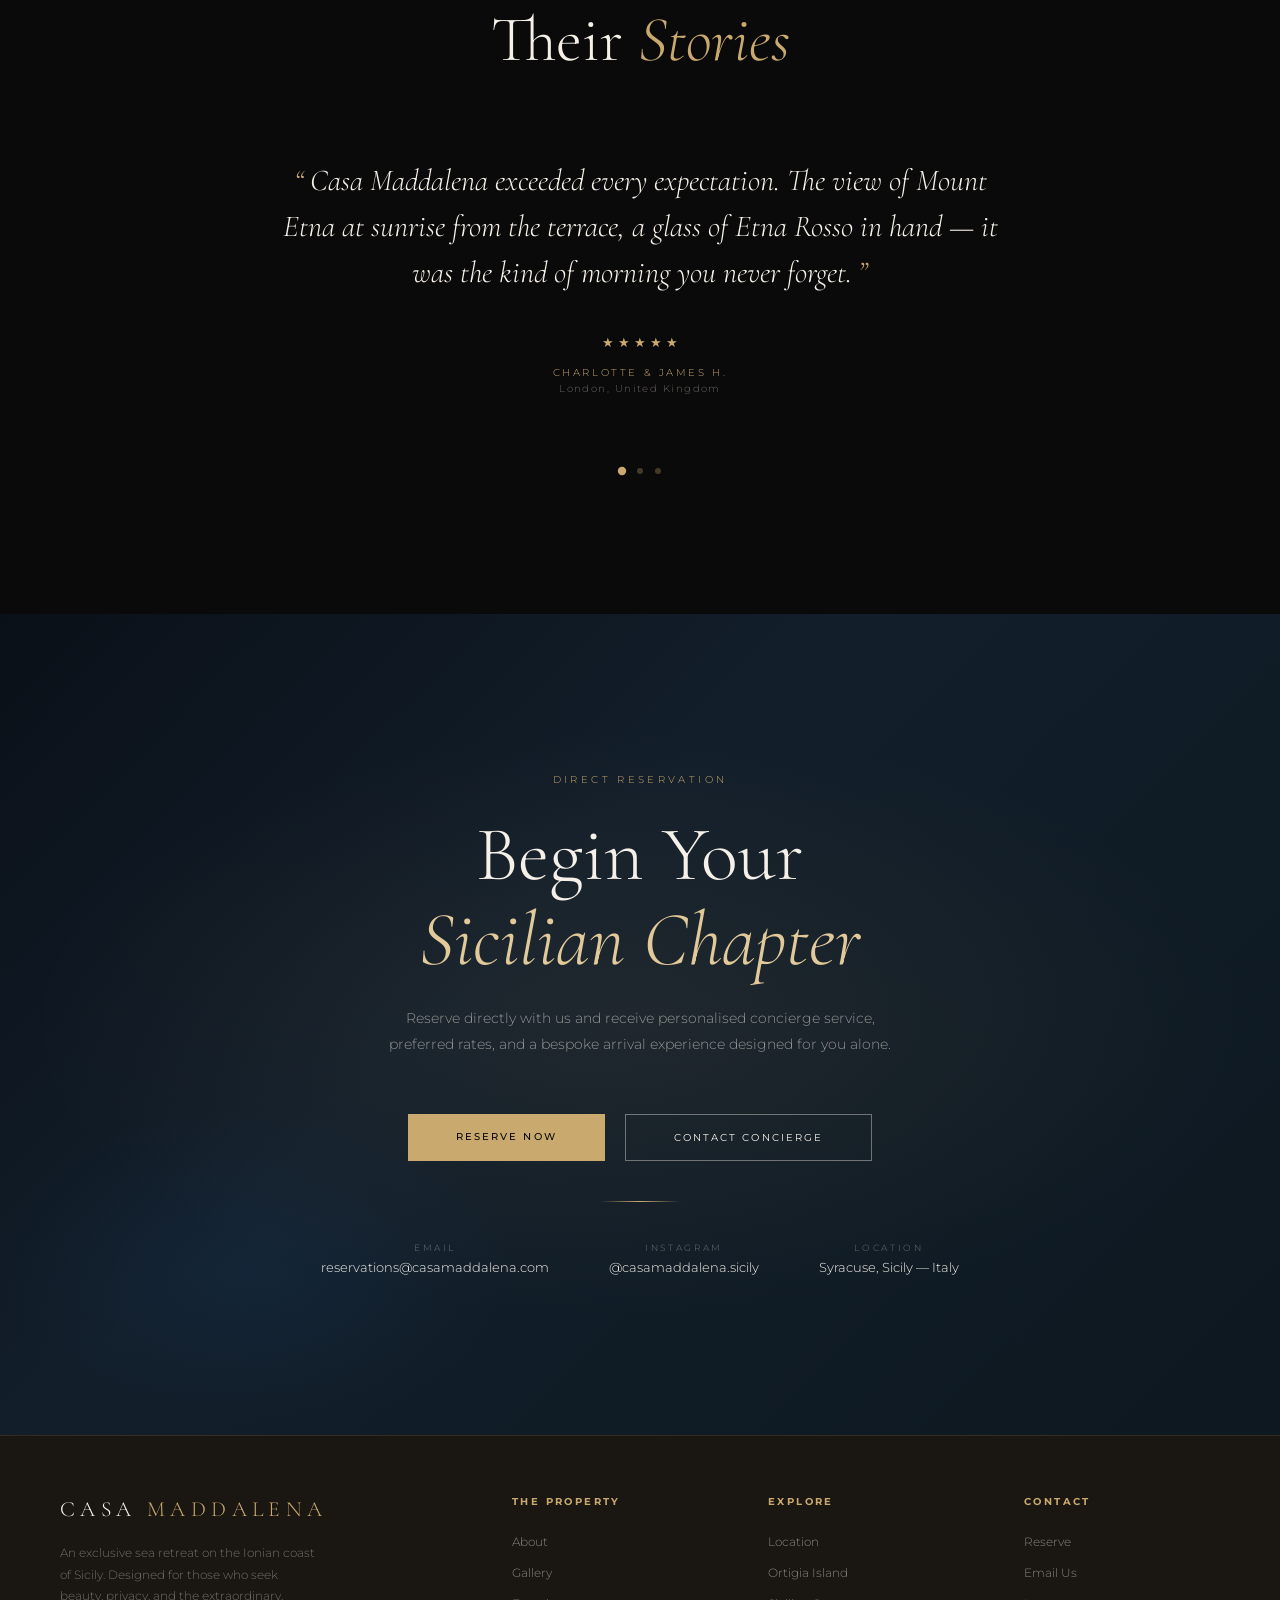
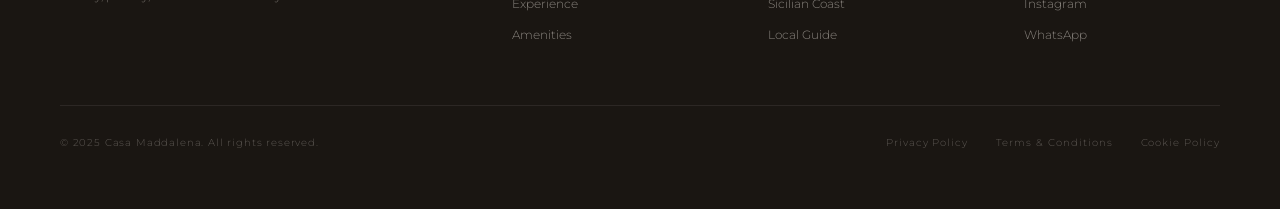
<file: claude.html>
<!DOCTYPE html>
<html lang="en">
<head>
<meta charset="UTF-8">
<meta name="viewport" content="width=device-width, initial-scale=1.0">
<title>Casa Maddalena — Luxury Sea Apartment · Sicily</title>
<link rel="preconnect" href="https://fonts.googleapis.com">
<link href="https://fonts.googleapis.com/css2?family=Cormorant+Garamond:ital,wght@0,300;0,400;0,600;1,300;1,400&family=Montserrat:wght@200;300;400;500&display=swap" rel="stylesheet">
<style>
  :root {
    --black: #0a0a0a;
    --offwhite: #f5f0e8;
    --cream: #ede8dc;
    --gold: #c9a96e;
    --gold-light: #e2c99a;
    --gold-dark: #a07840;
    --text-dark: #1a1612;
    --text-muted: #7a7060;
    --glass: rgba(10,10,10,0.6);
  }

  *, *::before, *::after { margin: 0; padding: 0; box-sizing: border-box; }

  html { scroll-behavior: smooth; font-size: 16px; }

  body {
    background: var(--black);
    color: var(--offwhite);
    font-family: 'Montserrat', sans-serif;
    font-weight: 300;
    overflow-x: hidden;
    cursor: none;
  }

  /* CUSTOM CURSOR */
  .cursor {
    position: fixed;
    width: 8px; height: 8px;
    background: var(--gold);
    border-radius: 50%;
    pointer-events: none;
    z-index: 9999;
    transform: translate(-50%, -50%);
    transition: transform 0.1s;
  }
  .cursor-follower {
    position: fixed;
    width: 36px; height: 36px;
    border: 1px solid rgba(201,169,110,0.5);
    border-radius: 50%;
    pointer-events: none;
    z-index: 9998;
    transform: translate(-50%, -50%);
    transition: all 0.15s ease;
  }

  /* NAV */
  nav {
    position: fixed;
    top: 0; left: 0; right: 0;
    z-index: 1000;
    display: flex;
    justify-content: space-between;
    align-items: center;
    padding: 28px 60px;
    transition: all 0.6s ease;
  }
  nav.scrolled {
    background: rgba(10,10,10,0.92);
    backdrop-filter: blur(20px);
    padding: 18px 60px;
    border-bottom: 1px solid rgba(201,169,110,0.15);
  }
  .nav-logo {
    font-family: 'Cormorant Garamond', serif;
    font-size: 1.35rem;
    font-weight: 300;
    letter-spacing: 0.25em;
    text-transform: uppercase;
    color: var(--offwhite);
    text-decoration: none;
  }
  .nav-logo span { color: var(--gold); }
  .nav-links {
    display: flex;
    gap: 42px;
    list-style: none;
  }
  .nav-links a {
    font-size: 0.65rem;
    letter-spacing: 0.2em;
    text-transform: uppercase;
    color: rgba(245,240,232,0.7);
    text-decoration: none;
    transition: color 0.3s;
  }
  .nav-links a:hover { color: var(--gold); }
  .nav-book {
    font-size: 0.62rem;
    letter-spacing: 0.2em;
    text-transform: uppercase;
    padding: 12px 28px;
    border: 1px solid var(--gold);
    color: var(--gold);
    background: transparent;
    cursor: none;
    text-decoration: none;
    transition: all 0.4s ease;
  }
  .nav-book:hover {
    background: var(--gold);
    color: var(--black);
  }

  /* HERO */
  #hero {
    position: relative;
    height: 100vh;
    min-height: 700px;
    display: flex;
    align-items: center;
    justify-content: center;
    overflow: hidden;
  }
  .hero-bg {
    position: absolute;
    inset: 0;
    background: linear-gradient(
      160deg,
      #0d1820 0%,
      #1a2d3d 30%,
      #243545 55%,
      #1e3040 75%,
      #0d1820 100%
    );
  }
  /* Animated sea gradient */
  .hero-sea {
    position: absolute;
    inset: 0;
    background: 
      radial-gradient(ellipse 120% 60% at 50% 120%, rgba(30,80,120,0.7) 0%, transparent 60%),
      radial-gradient(ellipse 80% 40% at 20% 80%, rgba(15,50,80,0.5) 0%, transparent 50%),
      radial-gradient(ellipse 60% 30% at 80% 70%, rgba(40,100,150,0.3) 0%, transparent 50%);
    animation: seaPulse 8s ease-in-out infinite;
  }
  @keyframes seaPulse {
    0%, 100% { opacity: 0.8; transform: scale(1); }
    50% { opacity: 1; transform: scale(1.02); }
  }
  /* Stars/light particles */
  .hero-particles {
    position: absolute;
    inset: 0;
    overflow: hidden;
  }
  .particle {
    position: absolute;
    border-radius: 50%;
    background: rgba(201,169,110,0.6);
    animation: float linear infinite;
  }
  @keyframes float {
    0% { transform: translateY(0) translateX(0); opacity: 0; }
    10% { opacity: 1; }
    90% { opacity: 0.5; }
    100% { transform: translateY(-100vh) translateX(30px); opacity: 0; }
  }
  .hero-overlay {
    position: absolute;
    inset: 0;
    background: linear-gradient(to bottom, rgba(10,10,10,0.2) 0%, rgba(10,10,10,0.3) 50%, rgba(10,10,10,0.8) 100%);
  }
  /* Horizon line */
  .horizon-line {
    position: absolute;
    top: 55%;
    left: 0; right: 0;
    height: 1px;
    background: linear-gradient(to right, transparent, rgba(201,169,110,0.3), transparent);
  }
  /* Water shimmer */
  .water-shimmer {
    position: absolute;
    bottom: 0;
    left: 0; right: 0;
    height: 45%;
    background: linear-gradient(
      180deg,
      transparent 0%,
      rgba(20,60,100,0.2) 30%,
      rgba(15,45,75,0.4) 60%,
      rgba(10,30,55,0.6) 100%
    );
    overflow: hidden;
  }
  .water-shimmer::after {
    content: '';
    position: absolute;
    top: 15%;
    left: -100%;
    right: -100%;
    height: 2px;
    background: linear-gradient(to right, transparent 0%, rgba(201,169,110,0.4) 30%, rgba(255,255,255,0.6) 50%, rgba(201,169,110,0.4) 70%, transparent 100%);
    animation: shimmerMove 4s ease-in-out infinite;
  }
  @keyframes shimmerMove {
    0%, 100% { transform: translateX(-20%) skewX(-5deg); opacity: 0.4; }
    50% { transform: translateX(20%) skewX(5deg); opacity: 0.8; }
  }

  .hero-content {
    position: relative;
    text-align: center;
    z-index: 2;
    padding: 0 20px;
  }
  .hero-pretitle {
    font-size: 0.62rem;
    letter-spacing: 0.35em;
    text-transform: uppercase;
    color: var(--gold);
    margin-bottom: 28px;
    opacity: 0;
    animation: fadeUp 1s ease 0.5s forwards;
  }
  .hero-title {
    font-family: 'Cormorant Garamond', serif;
    font-size: clamp(4rem, 10vw, 9rem);
    font-weight: 300;
    line-height: 0.9;
    letter-spacing: 0.05em;
    color: var(--offwhite);
    opacity: 0;
    animation: fadeUp 1s ease 0.8s forwards;
  }
  .hero-title em {
    font-style: italic;
    color: var(--gold-light);
  }
  .hero-subtitle {
    font-size: clamp(0.7rem, 1.5vw, 0.85rem);
    letter-spacing: 0.18em;
    text-transform: uppercase;
    color: rgba(245,240,232,0.6);
    margin-top: 24px;
    opacity: 0;
    animation: fadeUp 1s ease 1.1s forwards;
  }
  .hero-divider {
    width: 60px;
    height: 1px;
    background: var(--gold);
    margin: 32px auto;
    opacity: 0;
    animation: fadeUp 1s ease 1.3s forwards;
  }
  .hero-buttons {
    display: flex;
    gap: 20px;
    justify-content: center;
    opacity: 0;
    animation: fadeUp 1s ease 1.5s forwards;
  }
  .btn-primary {
    padding: 16px 48px;
    background: var(--gold);
    color: var(--black);
    font-size: 0.65rem;
    letter-spacing: 0.2em;
    text-transform: uppercase;
    text-decoration: none;
    font-family: 'Montserrat', sans-serif;
    font-weight: 500;
    transition: all 0.4s ease;
    cursor: none;
  }
  .btn-primary:hover {
    background: var(--gold-light);
    transform: translateY(-2px);
    box-shadow: 0 20px 60px rgba(201,169,110,0.3);
  }
  .btn-ghost {
    padding: 16px 48px;
    border: 1px solid rgba(245,240,232,0.4);
    color: var(--offwhite);
    font-size: 0.65rem;
    letter-spacing: 0.2em;
    text-transform: uppercase;
    text-decoration: none;
    font-family: 'Montserrat', sans-serif;
    font-weight: 400;
    transition: all 0.4s ease;
    cursor: none;
  }
  .btn-ghost:hover {
    border-color: var(--gold);
    color: var(--gold);
    transform: translateY(-2px);
  }
  .hero-scroll {
    position: absolute;
    bottom: 40px;
    left: 50%;
    transform: translateX(-50%);
    display: flex;
    flex-direction: column;
    align-items: center;
    gap: 10px;
    opacity: 0;
    animation: fadeUp 1s ease 2s forwards;
  }
  .hero-scroll span {
    font-size: 0.55rem;
    letter-spacing: 0.3em;
    text-transform: uppercase;
    color: rgba(245,240,232,0.4);
  }
  .scroll-line {
    width: 1px;
    height: 50px;
    background: linear-gradient(to bottom, var(--gold), transparent);
    animation: scrollPulse 2s ease-in-out infinite;
  }
  @keyframes scrollPulse {
    0%, 100% { opacity: 0.3; transform: scaleY(1); }
    50% { opacity: 1; transform: scaleY(1.1); }
  }
  @keyframes fadeUp {
    from { opacity: 0; transform: translateY(30px); }
    to { opacity: 1; transform: translateY(0); }
  }

  /* SECTIONS */
  section { position: relative; }

  /* ABOUT */
  #about {
    background: var(--offwhite);
    color: var(--text-dark);
    padding: 140px 60px;
  }
  .about-inner {
    max-width: 1200px;
    margin: 0 auto;
    display: grid;
    grid-template-columns: 1fr 1fr;
    gap: 100px;
    align-items: center;
  }
  .section-label {
    font-size: 0.6rem;
    letter-spacing: 0.35em;
    text-transform: uppercase;
    color: var(--gold-dark);
    margin-bottom: 24px;
  }
  .about-title {
    font-family: 'Cormorant Garamond', serif;
    font-size: clamp(2.5rem, 5vw, 4rem);
    font-weight: 300;
    line-height: 1.1;
    color: var(--text-dark);
    margin-bottom: 28px;
  }
  .about-title em { font-style: italic; color: var(--gold-dark); }
  .about-text {
    font-size: 0.9rem;
    line-height: 1.9;
    color: var(--text-muted);
    margin-bottom: 40px;
  }
  .about-features {
    display: grid;
    grid-template-columns: 1fr 1fr;
    gap: 20px;
  }
  .feature-item {
    display: flex;
    align-items: flex-start;
    gap: 14px;
    padding: 20px;
    background: var(--cream);
    border-left: 2px solid var(--gold);
  }
  .feature-icon {
    color: var(--gold-dark);
    font-size: 1.2rem;
    margin-top: 2px;
    flex-shrink: 0;
  }
  .feature-text strong {
    display: block;
    font-size: 0.75rem;
    letter-spacing: 0.08em;
    font-weight: 500;
    color: var(--text-dark);
    margin-bottom: 3px;
  }
  .feature-text span {
    font-size: 0.7rem;
    color: var(--text-muted);
  }
  .about-visual {
    position: relative;
  }
  .about-img-main {
    width: 100%;
    aspect-ratio: 3/4;
    background: linear-gradient(135deg, #1a3a5c 0%, #0d2035 40%, #1e4a6e 70%, #0a1825 100%);
    position: relative;
    overflow: hidden;
  }
  .about-img-main::before {
    content: '';
    position: absolute;
    inset: 0;
    background: 
      radial-gradient(ellipse 80% 60% at 50% 70%, rgba(30,90,140,0.6) 0%, transparent 60%),
      linear-gradient(to bottom, rgba(255,255,255,0.05) 0%, transparent 40%);
  }
  .about-img-main::after {
    content: 'IONIAN SEA VIEW';
    position: absolute;
    bottom: 30px;
    left: 30px;
    font-size: 0.55rem;
    letter-spacing: 0.3em;
    color: rgba(201,169,110,0.8);
  }
  .about-img-float {
    position: absolute;
    bottom: -40px;
    right: -40px;
    width: 55%;
    aspect-ratio: 1;
    background: linear-gradient(135deg, #c9a96e 0%, #8b6930 50%, #5c4520 100%);
    border: 4px solid var(--offwhite);
    display: flex;
    align-items: center;
    justify-content: center;
    flex-direction: column;
    gap: 6px;
  }
  .stat-big {
    font-family: 'Cormorant Garamond', serif;
    font-size: 3.5rem;
    font-weight: 300;
    color: var(--offwhite);
    line-height: 1;
  }
  .stat-label {
    font-size: 0.6rem;
    letter-spacing: 0.2em;
    text-transform: uppercase;
    color: rgba(245,240,232,0.8);
  }

  /* GALLERY */
  #gallery {
    background: var(--black);
    padding: 120px 0;
    overflow: hidden;
  }
  .gallery-header {
    text-align: center;
    padding: 0 60px 80px;
  }
  .gallery-title {
    font-family: 'Cormorant Garamond', serif;
    font-size: clamp(2.5rem, 5vw, 4rem);
    font-weight: 300;
    color: var(--offwhite);
  }
  .gallery-title em { font-style: italic; color: var(--gold); }
  .gallery-grid {
    display: grid;
    grid-template-columns: repeat(12, 1fr);
    grid-template-rows: auto;
    gap: 4px;
    padding: 0 4px;
  }
  .gallery-item {
    position: relative;
    overflow: hidden;
    cursor: none;
  }
  .gallery-item:nth-child(1) { grid-column: span 7; grid-row: span 2; }
  .gallery-item:nth-child(2) { grid-column: span 5; }
  .gallery-item:nth-child(3) { grid-column: span 5; }
  .gallery-item:nth-child(4) { grid-column: span 4; }
  .gallery-item:nth-child(5) { grid-column: span 4; }
  .gallery-item:nth-child(6) { grid-column: span 4; }
  .gallery-img {
    width: 100%;
    aspect-ratio: auto;
    min-height: 280px;
    height: 100%;
    transition: transform 0.8s cubic-bezier(0.25, 0.46, 0.45, 0.94);
  }
  .gallery-item:nth-child(1) .gallery-img { min-height: 580px; }
  .gallery-item:hover .gallery-img { transform: scale(1.06); }
  .gallery-overlay {
    position: absolute;
    inset: 0;
    background: linear-gradient(to top, rgba(10,10,10,0.7) 0%, transparent 50%);
    opacity: 0;
    transition: opacity 0.4s ease;
    display: flex;
    align-items: flex-end;
    padding: 24px;
  }
  .gallery-item:hover .gallery-overlay { opacity: 1; }
  .gallery-label {
    font-size: 0.65rem;
    letter-spacing: 0.2em;
    text-transform: uppercase;
    color: var(--gold-light);
  }
  /* Gallery images as CSS gradients */
  .g1 { background: linear-gradient(160deg, #0d2540 0%, #1a4a70 30%, #2a6a9e 55%, #1e5580 75%, #0d2540 100%); }
  .g2 { background: linear-gradient(135deg, #e8e0d0 0%, #d4c8b0 40%, #c9b898 70%, #b5a880 100%); }
  .g3 { background: linear-gradient(135deg, #1a2520 0%, #2a3d30 40%, #1e3228 70%, #0f1f15 100%); }
  .g4 { background: linear-gradient(160deg, #c9a96e 0%, #a07840 40%, #7a5828 70%, #5c4020 100%); }
  .g5 { background: linear-gradient(135deg, #f0ece0 0%, #e5dece 40%, #d8d0be 70%, #c8bfa8 100%); }
  .g6 { background: linear-gradient(135deg, #0a1825 0%, #152535 40%, #1e3a50 70%, #152535 100%); }

  /* Shimmer overlays for gallery */
  .g1::after { content: ''; position: absolute; inset: 0; background: radial-gradient(ellipse 100% 50% at 50% 80%, rgba(40,100,160,0.4) 0%, transparent 60%), linear-gradient(to bottom, rgba(255,255,255,0.03) 0%, transparent 30%); }
  .g6::after { content: ''; position: absolute; inset: 0; background: radial-gradient(ellipse 80% 50% at 30% 60%, rgba(201,169,110,0.15) 0%, transparent 60%); }

  /* EXPERIENCE */
  #experience {
    background: var(--offwhite);
    color: var(--text-dark);
    padding: 140px 60px;
  }
  .experience-inner { max-width: 1200px; margin: 0 auto; }
  .experience-header { text-align: center; margin-bottom: 90px; }
  .experience-title {
    font-family: 'Cormorant Garamond', serif;
    font-size: clamp(2.5rem, 5vw, 4rem);
    font-weight: 300;
    color: var(--text-dark);
  }
  .experience-title em { font-style: italic; color: var(--gold-dark); }
  .experience-grid {
    display: grid;
    grid-template-columns: repeat(2, 1fr);
    gap: 2px;
  }
  .exp-item {
    position: relative;
    aspect-ratio: 4/3;
    overflow: hidden;
    cursor: none;
  }
  .exp-bg {
    position: absolute;
    inset: 0;
    transition: transform 0.8s cubic-bezier(0.25, 0.46, 0.45, 0.94);
  }
  .exp-item:hover .exp-bg { transform: scale(1.05); }
  .exp1 { background: linear-gradient(135deg, #0d2035 0%, #1a4060 40%, #2a6090 70%, #0d2035 100%); }
  .exp2 { background: linear-gradient(135deg, #8b6020 0%, #c9a070 40%, #e0c090 70%, #8b6020 100%); }
  .exp3 { background: linear-gradient(135deg, #1a1210 0%, #3a2820 40%, #5a4030 70%, #2a1810 100%); }
  .exp4 { background: linear-gradient(135deg, #e8e2d8 0%, #d5cdc0 40%, #c2b8a8 70%, #b0a590 100%); }
  .exp-overlay {
    position: absolute;
    inset: 0;
    background: linear-gradient(to top, rgba(10,10,10,0.85) 0%, rgba(10,10,10,0.2) 60%, transparent 100%);
    display: flex;
    flex-direction: column;
    justify-content: flex-end;
    padding: 48px;
    transition: all 0.4s ease;
  }
  .exp-number {
    font-family: 'Cormorant Garamond', serif;
    font-size: 4rem;
    font-weight: 300;
    color: rgba(201,169,110,0.2);
    line-height: 1;
    margin-bottom: 12px;
    transition: color 0.4s;
  }
  .exp-item:hover .exp-number { color: rgba(201,169,110,0.5); }
  .exp-name {
    font-family: 'Cormorant Garamond', serif;
    font-size: 1.8rem;
    font-weight: 400;
    color: var(--offwhite);
    margin-bottom: 10px;
  }
  .exp-desc {
    font-size: 0.75rem;
    line-height: 1.7;
    color: rgba(245,240,232,0.7);
    max-width: 300px;
  }
  .exp-line {
    width: 0;
    height: 1px;
    background: var(--gold);
    margin-top: 16px;
    transition: width 0.5s ease;
  }
  .exp-item:hover .exp-line { width: 60px; }

  /* LOCATION */
  #location {
    background: var(--black);
    padding: 140px 60px;
  }
  .location-inner {
    max-width: 1200px;
    margin: 0 auto;
    display: grid;
    grid-template-columns: 1fr 1fr;
    gap: 80px;
    align-items: center;
  }
  .location-map {
    position: relative;
    aspect-ratio: 4/3;
    background: linear-gradient(135deg, #0a1520 0%, #0e2030 30%, #152840 60%, #0a1520 100%);
    overflow: hidden;
  }
  /* Sicily map illustration */
  .location-map::before {
    content: '';
    position: absolute;
    inset: 0;
    background:
      radial-gradient(ellipse 60% 40% at 40% 50%, rgba(20,60,100,0.5) 0%, transparent 60%),
      radial-gradient(ellipse 30% 20% at 70% 30%, rgba(30,80,130,0.3) 0%, transparent 50%);
  }
  .map-label {
    position: absolute;
    top: 50%;
    left: 50%;
    transform: translate(-50%,-50%);
    text-align: center;
  }
  .map-dot {
    width: 16px;
    height: 16px;
    background: var(--gold);
    border-radius: 50%;
    margin: 0 auto 12px;
    box-shadow: 0 0 0 0 rgba(201,169,110,0.4);
    animation: ping 2s ease-out infinite;
  }
  @keyframes ping {
    0% { box-shadow: 0 0 0 0 rgba(201,169,110,0.6); }
    100% { box-shadow: 0 0 0 30px rgba(201,169,110,0); }
  }
  .map-city {
    font-size: 0.65rem;
    letter-spacing: 0.2em;
    text-transform: uppercase;
    color: var(--gold);
  }
  .map-grid-lines {
    position: absolute;
    inset: 0;
    background-image: 
      linear-gradient(rgba(201,169,110,0.05) 1px, transparent 1px),
      linear-gradient(90deg, rgba(201,169,110,0.05) 1px, transparent 1px);
    background-size: 40px 40px;
  }
  .location-content .section-label { color: var(--gold); }
  .location-title {
    font-family: 'Cormorant Garamond', serif;
    font-size: clamp(2rem, 4vw, 3.2rem);
    font-weight: 300;
    color: var(--offwhite);
    margin-bottom: 24px;
  }
  .location-title em { font-style: italic; color: var(--gold-light); }
  .location-desc {
    font-size: 0.85rem;
    line-height: 1.9;
    color: rgba(245,240,232,0.6);
    margin-bottom: 50px;
  }
  .nearby-list {
    list-style: none;
    display: flex;
    flex-direction: column;
    gap: 16px;
  }
  .nearby-item {
    display: flex;
    align-items: center;
    gap: 20px;
    padding-bottom: 16px;
    border-bottom: 1px solid rgba(201,169,110,0.1);
  }
  .nearby-dot {
    width: 6px; height: 6px;
    background: var(--gold);
    border-radius: 50%;
    flex-shrink: 0;
  }
  .nearby-name {
    font-size: 0.8rem;
    letter-spacing: 0.08em;
    color: var(--offwhite);
    flex: 1;
  }
  .nearby-dist {
    font-size: 0.7rem;
    color: var(--gold);
    letter-spacing: 0.1em;
  }

  /* AMENITIES */
  #amenities {
    background: var(--cream);
    color: var(--text-dark);
    padding: 140px 60px;
  }
  .amenities-inner { max-width: 1200px; margin: 0 auto; }
  .amenities-header { text-align: center; margin-bottom: 80px; }
  .amenities-title {
    font-family: 'Cormorant Garamond', serif;
    font-size: clamp(2.5rem, 5vw, 4rem);
    font-weight: 300;
    color: var(--text-dark);
  }
  .amenities-title em { font-style: italic; color: var(--gold-dark); }
  .amenities-grid {
    display: grid;
    grid-template-columns: repeat(4, 1fr);
    gap: 2px;
  }
  .amenity-card {
    padding: 40px 32px;
    background: var(--offwhite);
    border-bottom: 2px solid transparent;
    transition: all 0.4s ease;
    cursor: default;
  }
  .amenity-card:hover {
    border-bottom-color: var(--gold);
    transform: translateY(-4px);
    box-shadow: 0 20px 60px rgba(0,0,0,0.08);
  }
  .amenity-icon {
    font-size: 1.8rem;
    margin-bottom: 16px;
    display: block;
  }
  .amenity-name {
    font-size: 0.75rem;
    letter-spacing: 0.1em;
    font-weight: 500;
    text-transform: uppercase;
    color: var(--text-dark);
    margin-bottom: 8px;
  }
  .amenity-desc {
    font-size: 0.7rem;
    color: var(--text-muted);
    line-height: 1.7;
  }

  /* TESTIMONIALS */
  #testimonials {
    background: var(--black);
    padding: 140px 60px;
    overflow: hidden;
  }
  .testimonials-inner { max-width: 900px; margin: 0 auto; text-align: center; }
  .testimonials-title {
    font-family: 'Cormorant Garamond', serif;
    font-size: clamp(2.5rem, 5vw, 4rem);
    font-weight: 300;
    color: var(--offwhite);
    margin-bottom: 80px;
  }
  .testimonials-title em { font-style: italic; color: var(--gold); }
  .testimonial-slider { position: relative; min-height: 260px; }
  .testimonial {
    position: absolute;
    inset: 0;
    display: flex;
    flex-direction: column;
    align-items: center;
    opacity: 0;
    transition: opacity 0.8s ease;
    pointer-events: none;
  }
  .testimonial.active { opacity: 1; pointer-events: auto; position: relative; }
  .testimonial-quote {
    font-family: 'Cormorant Garamond', serif;
    font-size: clamp(1.3rem, 3vw, 1.9rem);
    font-weight: 300;
    font-style: italic;
    line-height: 1.5;
    color: var(--offwhite);
    margin-bottom: 40px;
    max-width: 750px;
  }
  .testimonial-quote::before { content: '\201C'; color: var(--gold); margin-right: 6px; }
  .testimonial-quote::after { content: '\201D'; color: var(--gold); margin-left: 6px; }
  .testimonial-stars {
    display: flex;
    gap: 4px;
    margin-bottom: 16px;
    justify-content: center;
  }
  .star { color: var(--gold); font-size: 0.8rem; }
  .testimonial-author {
    font-size: 0.65rem;
    letter-spacing: 0.25em;
    text-transform: uppercase;
    color: var(--gold);
  }
  .testimonial-origin {
    font-size: 0.6rem;
    letter-spacing: 0.15em;
    color: rgba(245,240,232,0.4);
    margin-top: 4px;
  }
  .testimonial-dots {
    display: flex;
    gap: 12px;
    justify-content: center;
    margin-top: 50px;
  }
  .t-dot {
    width: 6px; height: 6px;
    border-radius: 50%;
    background: rgba(201,169,110,0.3);
    cursor: none;
    transition: all 0.3s;
  }
  .t-dot.active {
    background: var(--gold);
    transform: scale(1.4);
  }

  /* BOOKING */
  #booking {
    position: relative;
    padding: 160px 60px;
    background: linear-gradient(135deg, #0a1018 0%, #121e2a 40%, #0d1820 100%);
    overflow: hidden;
    text-align: center;
  }
  #booking::before {
    content: '';
    position: absolute;
    inset: 0;
    background: 
      radial-gradient(ellipse 80% 60% at 50% 50%, rgba(201,169,110,0.08) 0%, transparent 60%),
      radial-gradient(ellipse 40% 40% at 20% 80%, rgba(30,80,130,0.15) 0%, transparent 50%);
  }
  .booking-inner { position: relative; max-width: 800px; margin: 0 auto; }
  .booking-pretitle {
    font-size: 0.6rem;
    letter-spacing: 0.35em;
    text-transform: uppercase;
    color: var(--gold);
    margin-bottom: 28px;
  }
  .booking-title {
    font-family: 'Cormorant Garamond', serif;
    font-size: clamp(2.5rem, 6vw, 5rem);
    font-weight: 300;
    line-height: 1.1;
    color: var(--offwhite);
    margin-bottom: 24px;
  }
  .booking-title em { font-style: italic; color: var(--gold-light); }
  .booking-text {
    font-size: 0.85rem;
    line-height: 1.9;
    color: rgba(245,240,232,0.55);
    margin-bottom: 56px;
    max-width: 520px;
    margin-left: auto;
    margin-right: auto;
  }
  .booking-buttons {
    display: flex;
    gap: 20px;
    justify-content: center;
    flex-wrap: wrap;
  }
  .booking-divider {
    width: 80px;
    height: 1px;
    background: linear-gradient(to right, transparent, var(--gold), transparent);
    margin: 40px auto;
  }
  .booking-contact {
    display: flex;
    justify-content: center;
    gap: 60px;
    flex-wrap: wrap;
  }
  .contact-item {
    display: flex;
    flex-direction: column;
    gap: 6px;
  }
  .contact-label {
    font-size: 0.55rem;
    letter-spacing: 0.3em;
    text-transform: uppercase;
    color: rgba(245,240,232,0.4);
  }
  .contact-value {
    font-size: 0.82rem;
    color: var(--offwhite);
    text-decoration: none;
    transition: color 0.3s;
  }
  .contact-value:hover { color: var(--gold); }

  /* FOOTER */
  footer {
    background: var(--text-dark);
    padding: 60px;
    border-top: 1px solid rgba(201,169,110,0.15);
  }
  .footer-inner {
    max-width: 1200px;
    margin: 0 auto;
    display: grid;
    grid-template-columns: 2fr 1fr 1fr 1fr;
    gap: 60px;
    margin-bottom: 50px;
  }
  .footer-brand .nav-logo {
    display: block;
    margin-bottom: 20px;
  }
  .footer-tagline {
    font-size: 0.75rem;
    line-height: 1.8;
    color: rgba(245,240,232,0.4);
    max-width: 260px;
  }
  .footer-col h4 {
    font-size: 0.6rem;
    letter-spacing: 0.25em;
    text-transform: uppercase;
    color: var(--gold);
    margin-bottom: 24px;
  }
  .footer-col ul { list-style: none; }
  .footer-col li { margin-bottom: 12px; }
  .footer-col a {
    font-size: 0.75rem;
    color: rgba(245,240,232,0.5);
    text-decoration: none;
    transition: color 0.3s;
  }
  .footer-col a:hover { color: var(--offwhite); }
  .footer-bottom {
    padding-top: 30px;
    border-top: 1px solid rgba(245,240,232,0.08);
    display: flex;
    justify-content: space-between;
    align-items: center;
    flex-wrap: wrap;
    gap: 16px;
    max-width: 1200px;
    margin: 0 auto;
  }
  .footer-copy {
    font-size: 0.65rem;
    color: rgba(245,240,232,0.3);
    letter-spacing: 0.08em;
  }
  .footer-legal {
    display: flex;
    gap: 28px;
  }
  .footer-legal a {
    font-size: 0.6rem;
    letter-spacing: 0.1em;
    color: rgba(245,240,232,0.3);
    text-decoration: none;
    transition: color 0.3s;
  }
  .footer-legal a:hover { color: var(--gold); }

  /* LIGHTBOX */
  .lightbox {
    position: fixed;
    inset: 0;
    background: rgba(0,0,0,0.95);
    z-index: 2000;
    display: flex;
    align-items: center;
    justify-content: center;
    opacity: 0;
    pointer-events: none;
    transition: opacity 0.4s;
  }
  .lightbox.open { opacity: 1; pointer-events: auto; }
  .lightbox-img {
    max-width: 90vw;
    max-height: 85vh;
    border: 1px solid rgba(201,169,110,0.2);
  }
  .lightbox-close {
    position: absolute;
    top: 30px; right: 40px;
    font-size: 0.7rem;
    letter-spacing: 0.2em;
    text-transform: uppercase;
    color: rgba(245,240,232,0.6);
    cursor: none;
    transition: color 0.3s;
  }
  .lightbox-close:hover { color: var(--gold); }
  .lightbox-nav {
    position: absolute;
    top: 50%;
    transform: translateY(-50%);
    font-size: 1.5rem;
    color: rgba(245,240,232,0.4);
    cursor: none;
    transition: color 0.3s;
    padding: 20px;
  }
  .lightbox-nav:hover { color: var(--gold); }
  .lightbox-prev { left: 30px; }
  .lightbox-next { right: 30px; }

  /* SCROLL REVEAL */
  .reveal {
    opacity: 0;
    transform: translateY(40px);
    transition: opacity 0.8s ease, transform 0.8s ease;
  }
  .reveal.visible { opacity: 1; transform: translateY(0); }
  .reveal-delay-1 { transition-delay: 0.1s; }
  .reveal-delay-2 { transition-delay: 0.2s; }
  .reveal-delay-3 { transition-delay: 0.3s; }
  .reveal-delay-4 { transition-delay: 0.4s; }

  /* GOLD DIVIDER */
  .gold-divider {
    display: flex;
    align-items: center;
    gap: 20px;
    margin: 0 auto 32px;
    width: fit-content;
  }
  .gold-divider::before, .gold-divider::after {
    content: '';
    width: 40px;
    height: 1px;
    background: var(--gold);
  }
  .gold-diamond {
    width: 6px; height: 6px;
    background: var(--gold);
    transform: rotate(45deg);
  }

  /* MOBILE NAV */
  .nav-hamburger {
    display: none;
    flex-direction: column;
    gap: 5px;
    cursor: none;
  }
  .nav-hamburger span {
    display: block;
    width: 26px;
    height: 1px;
    background: var(--offwhite);
    transition: all 0.3s;
  }

  /* RESPONSIVE */
  @media (max-width: 1024px) {
    nav { padding: 24px 40px; }
    nav.scrolled { padding: 16px 40px; }
    .nav-links { display: none; }
    .nav-hamburger { display: flex; }
    #about { padding: 100px 40px; }
    .about-inner { grid-template-columns: 1fr; gap: 60px; }
    .about-img-float { display: none; }
    #experience { padding: 100px 40px; }
    .experience-grid { grid-template-columns: 1fr; }
    .exp-item { aspect-ratio: 16/9; }
    #location { padding: 100px 40px; }
    .location-inner { grid-template-columns: 1fr; gap: 50px; }
    #amenities { padding: 100px 40px; }
    .amenities-grid { grid-template-columns: repeat(2, 1fr); }
    #testimonials { padding: 100px 40px; }
    #booking { padding: 120px 40px; }
    footer { padding: 60px 40px; }
    .footer-inner { grid-template-columns: 1fr 1fr; gap: 40px; }
    .gallery-item:nth-child(1) { grid-column: span 12; }
    .gallery-item:nth-child(2),
    .gallery-item:nth-child(3) { grid-column: span 6; }
    .gallery-item:nth-child(4),
    .gallery-item:nth-child(5),
    .gallery-item:nth-child(6) { grid-column: span 4; }
  }

  @media (max-width: 640px) {
    nav { padding: 20px 24px; }
    nav.scrolled { padding: 14px 24px; }
    .hero-buttons { flex-direction: column; align-items: center; }
    .btn-primary, .btn-ghost { width: 240px; text-align: center; }
    #about, #experience, #location, #amenities, #testimonials, #booking { padding: 80px 24px; }
    .about-features { grid-template-columns: 1fr; }
    .amenities-grid { grid-template-columns: 1fr 1fr; }
    .gallery-item { grid-column: span 12 !important; grid-row: span 1 !important; }
    .gallery-item:nth-child(1) .gallery-img { min-height: 260px; }
    footer { padding: 50px 24px; }
    .footer-inner { grid-template-columns: 1fr; gap: 36px; }
    .footer-bottom { flex-direction: column; text-align: center; }
    .booking-buttons { flex-direction: column; align-items: center; }
    .booking-contact { flex-direction: column; gap: 28px; }
    .location-map { aspect-ratio: 1; }
  }
</style>
</head>
<body>

<!-- CURSOR -->
<div class="cursor" id="cursor"></div>
<div class="cursor-follower" id="cursorFollower"></div>

<!-- NAV -->
<nav id="navbar">
  <a href="#" class="nav-logo">Casa <span>Maddalena</span></a>
  <ul class="nav-links">
    <li><a href="#about">The Property</a></li>
    <li><a href="#gallery">Gallery</a></li>
    <li><a href="#experience">Experience</a></li>
    <li><a href="#location">Location</a></li>
    <li><a href="#amenities">Amenities</a></li>
  </ul>
  <a href="#booking" class="nav-book">Reserve</a>
  <div class="nav-hamburger" id="hamburger">
    <span></span><span></span><span></span>
  </div>
</nav>

<!-- HERO -->
<section id="hero">
  <div class="hero-bg"></div>
  <div class="hero-sea"></div>
  <div class="hero-particles" id="particles"></div>
  <div class="horizon-line"></div>
  <div class="water-shimmer"></div>
  <div class="hero-overlay"></div>
  <div class="hero-content">
    <p class="hero-pretitle">Sicily, Italy &nbsp;·&nbsp; Ionian Sea</p>
    <h1 class="hero-title">Casa<br><em>Maddalena</em></h1>
    <p class="hero-subtitle">Private Sea Access &nbsp;·&nbsp; 360m² &nbsp;·&nbsp; Panoramic Views on Ortigia &amp; Mount Etna</p>
    <div class="hero-divider"></div>
    <div class="hero-buttons">
      <a href="#about" class="btn-primary">Explore the Villa</a>
      <a href="#booking" class="btn-ghost">Book Your Stay</a>
    </div>
  </div>
  <div class="hero-scroll">
    <div class="scroll-line"></div>
    <span>Discover</span>
  </div>
</section>

<!-- ABOUT -->
<section id="about">
  <div class="about-inner">
    <div>
      <p class="section-label reveal">The Property</p>
      <h2 class="about-title reveal reveal-delay-1">An <em>Exceptional</em><br>Sea Retreat</h2>
      <p class="about-text reveal reveal-delay-2">Casa Maddalena is an exclusive 360m² luxury apartment overlooking the Ionian Sea near Syracuse, Sicily. Designed with contemporary elegance, it offers breathtaking views over Ortigia and Mount Etna — a private sanctuary where the Mediterranean is your horizon.</p>
      <div class="about-features reveal reveal-delay-3">
        <div class="feature-item">
          <span class="feature-icon">🛏</span>
          <div class="feature-text">
            <strong>6 Bedrooms</strong>
            <span>Sea view suites</span>
          </div>
        </div>
        <div class="feature-item">
          <span class="feature-icon">✦</span>
          <div class="feature-text">
            <strong>5 Bathrooms</strong>
            <span>Luxury fittings</span>
          </div>
        </div>
        <div class="feature-item">
          <span class="feature-icon">◻</span>
          <div class="feature-text">
            <strong>360m² Living</strong>
            <span>Spacious & airy</span>
          </div>
        </div>
        <div class="feature-item">
          <span class="feature-icon">🌊</span>
          <div class="feature-text">
            <strong>Sea Access</strong>
            <span>Private & direct</span>
          </div>
        </div>
        <div class="feature-item">
          <span class="feature-icon">🌿</span>
          <div class="feature-text">
            <strong>Private Garden</strong>
            <span>Mediterranean flora</span>
          </div>
        </div>
        <div class="feature-item">
          <span class="feature-icon">🍽</span>
          <div class="feature-text">
            <strong>Outdoor Kitchen</strong>
            <span>Terrace dining BBQ</span>
          </div>
        </div>
        <div class="feature-item">
          <span class="feature-icon">🌅</span>
          <div class="feature-text">
            <strong>Large Terrace</strong>
            <span>Panoramic views</span>
          </div>
        </div>
        <div class="feature-item">
          <span class="feature-icon">🚗</span>
          <div class="feature-text">
            <strong>Parking</strong>
            <span>Private & secure</span>
          </div>
        </div>
      </div>
    </div>
    <div class="about-visual reveal reveal-delay-2">
      <div class="about-img-main"></div>
      <div class="about-img-float">
        <span class="stat-big">360</span>
        <span class="stat-label">Square Metres</span>
      </div>
    </div>
  </div>
</section>

<!-- GALLERY -->
<section id="gallery">
  <div class="gallery-header reveal">
    <p class="section-label" style="color:var(--gold)">Visual Journey</p>
    <h2 class="gallery-title">The <em>Spaces</em></h2>
  </div>
  <div class="gallery-grid">
    <div class="gallery-item" data-index="0">
      <div class="gallery-img g1"></div>
      <div class="gallery-overlay"><span class="gallery-label">Ionian Sea View</span></div>
    </div>
    <div class="gallery-item" data-index="1">
      <div class="gallery-img g2"></div>
      <div class="gallery-overlay"><span class="gallery-label">Master Bedroom</span></div>
    </div>
    <div class="gallery-item" data-index="2">
      <div class="gallery-img g3"></div>
      <div class="gallery-overlay"><span class="gallery-label">Private Garden</span></div>
    </div>
    <div class="gallery-item" data-index="3">
      <div class="gallery-img g4"></div>
      <div class="gallery-overlay"><span class="gallery-label">Terrace Dining</span></div>
    </div>
    <div class="gallery-item" data-index="4">
      <div class="gallery-img g5"></div>
      <div class="gallery-overlay"><span class="gallery-label">Living Interior</span></div>
    </div>
    <div class="gallery-item" data-index="5">
      <div class="gallery-img g6"></div>
      <div class="gallery-overlay"><span class="gallery-label">Sea Access</span></div>
    </div>
  </div>
</section>

<!-- LIGHTBOX -->
<div class="lightbox" id="lightbox">
  <span class="lightbox-close" id="lightboxClose">✕ &nbsp; Close</span>
  <span class="lightbox-nav lightbox-prev" id="lbPrev">‹</span>
  <div class="lightbox-img" id="lightboxImg" style="width:60vw;min-height:40vh;"></div>
  <span class="lightbox-nav lightbox-next" id="lbNext">›</span>
</div>

<!-- EXPERIENCE -->
<section id="experience">
  <div class="experience-inner">
    <div class="experience-header reveal">
      <p class="section-label" style="color:var(--gold-dark)">Life at Casa Maddalena</p>
      <h2 class="experience-title">The <em>Experience</em></h2>
    </div>
    <div class="experience-grid">
      <div class="exp-item reveal">
        <div class="exp-bg exp1"></div>
        <div class="exp-overlay">
          <span class="exp-number">01</span>
          <h3 class="exp-name">Private Sea Access</h3>
          <p class="exp-desc">Crystal-clear Ionian water accessible directly from the property. Swim, snorkel, and explore at your leisure.</p>
          <div class="exp-line"></div>
        </div>
      </div>
      <div class="exp-item reveal reveal-delay-1">
        <div class="exp-bg exp2"></div>
        <div class="exp-overlay">
          <span class="exp-number">02</span>
          <h3 class="exp-name">Outdoor Living</h3>
          <p class="exp-desc">A grand terrace designed for alfresco dining and entertaining up to 12 guests under the Sicilian sky.</p>
          <div class="exp-line"></div>
        </div>
      </div>
      <div class="exp-item reveal reveal-delay-2">
        <div class="exp-bg exp3"></div>
        <div class="exp-overlay">
          <span class="exp-number">03</span>
          <h3 class="exp-name">Gourmet Kitchen</h3>
          <p class="exp-desc">Professional-grade indoor and outdoor cooking spaces, fully equipped for intimate dinners or grand feasts.</p>
          <div class="exp-line"></div>
        </div>
      </div>
      <div class="exp-item reveal reveal-delay-3">
        <div class="exp-bg exp4"></div>
        <div class="exp-overlay">
          <span class="exp-number" style="color:rgba(150,100,40,0.3)">04</span>
          <h3 class="exp-name" style="color:var(--text-dark)">Italian Design</h3>
          <p class="exp-desc" style="color:rgba(30,20,10,0.7)">Elegant interiors curated with contemporary Italian furniture and artisanal Sicilian details.</p>
          <div class="exp-line"></div>
        </div>
      </div>
    </div>
  </div>
</section>

<!-- LOCATION -->
<section id="location">
  <div class="location-inner">
    <div class="location-map reveal">
      <div class="map-grid-lines"></div>
      <div class="map-label">
        <div class="map-dot"></div>
        <div class="map-city">Syracuse · Sicily</div>
      </div>
    </div>
    <div class="location-content">
      <p class="section-label reveal">Location</p>
      <h2 class="location-title reveal reveal-delay-1">The Heart of <em>Magna Graecia</em></h2>
      <p class="location-desc reveal reveal-delay-2">Perched above the Ionian Sea near Syracuse — one of the most storied cities of the ancient world — Casa Maddalena places you at the crossroads of timeless culture and natural splendour.</p>
      <ul class="nearby-list reveal reveal-delay-3">
        <li class="nearby-item">
          <span class="nearby-dot"></span>
          <span class="nearby-name">Ortigia Island</span>
          <span class="nearby-dist">5 min</span>
        </li>
        <li class="nearby-item">
          <span class="nearby-dot"></span>
          <span class="nearby-name">Greek Theatre of Syracuse</span>
          <span class="nearby-dist">15 min</span>
        </li>
        <li class="nearby-item">
          <span class="nearby-dot"></span>
          <span class="nearby-name">Vendicari Nature Reserve</span>
          <span class="nearby-dist">30 min</span>
        </li>
        <li class="nearby-item">
          <span class="nearby-dot"></span>
          <span class="nearby-name">Noto — UNESCO Baroque City</span>
          <span class="nearby-dist">40 min</span>
        </li>
        <li class="nearby-item">
          <span class="nearby-dot"></span>
          <span class="nearby-name">Ragusa & Modica</span>
          <span class="nearby-dist">60 min</span>
        </li>
      </ul>
    </div>
  </div>
</section>

<!-- AMENITIES -->
<section id="amenities">
  <div class="amenities-inner">
    <div class="amenities-header reveal">
      <p class="section-label" style="color:var(--gold-dark)">Everything You Need</p>
      <h2 class="amenities-title">Luxury <em>Amenities</em></h2>
    </div>
    <div class="amenities-grid">
      <div class="amenity-card reveal">
        <span class="amenity-icon">🌊</span>
        <div class="amenity-name">Sea View Bedrooms</div>
        <div class="amenity-desc">Wake to panoramic views of the Ionian Sea every morning</div>
      </div>
      <div class="amenity-card reveal reveal-delay-1">
        <span class="amenity-icon">🍳</span>
        <div class="amenity-name">Premium Appliances</div>
        <div class="amenity-desc">High-end kitchen fully equipped for gourmet cooking</div>
      </div>
      <div class="amenity-card reveal reveal-delay-2">
        <span class="amenity-icon">❄️</span>
        <div class="amenity-name">Air Conditioning</div>
        <div class="amenity-desc">Climate control throughout every space of the property</div>
      </div>
      <div class="amenity-card reveal reveal-delay-3">
        <span class="amenity-icon">💻</span>
        <div class="amenity-name">Workspace</div>
        <div class="amenity-desc">Dedicated workspace with high-speed fibre internet</div>
      </div>
      <div class="amenity-card reveal">
        <span class="amenity-icon">🚗</span>
        <div class="amenity-name">Private Parking</div>
        <div class="amenity-desc">Secure private parking for up to two vehicles</div>
      </div>
      <div class="amenity-card reveal reveal-delay-1">
        <span class="amenity-icon">🌅</span>
        <div class="amenity-name">Terrace Dining</div>
        <div class="amenity-desc">Outdoor dining setup for 12 guests with sea views</div>
      </div>
      <div class="amenity-card reveal reveal-delay-2">
        <span class="amenity-icon">🛋️</span>
        <div class="amenity-name">Outdoor Lounge</div>
        <div class="amenity-desc">Curated outdoor furniture and shaded relaxation areas</div>
      </div>
      <div class="amenity-card reveal reveal-delay-3">
        <span class="amenity-icon">🤿</span>
        <div class="amenity-name">Sea Activities</div>
        <div class="amenity-desc">Snorkeling gear, kayaks and sea equipment on request</div>
      </div>
    </div>
  </div>
</section>

<!-- TESTIMONIALS -->
<section id="testimonials">
  <div class="testimonials-inner">
    <div class="reveal">
      <p class="section-label" style="color:var(--gold)">Guest Voices</p>
      <h2 class="testimonials-title">Their <em>Stories</em></h2>
    </div>
    <div class="testimonial-slider reveal reveal-delay-1">
      <div class="testimonial active">
        <p class="testimonial-quote">Casa Maddalena exceeded every expectation. The view of Mount Etna at sunrise from the terrace, a glass of Etna Rosso in hand — it was the kind of morning you never forget.</p>
        <div class="testimonial-stars">
          <span class="star">★</span><span class="star">★</span><span class="star">★</span><span class="star">★</span><span class="star">★</span>
        </div>
        <div class="testimonial-author">Charlotte & James H.</div>
        <div class="testimonial-origin">London, United Kingdom</div>
      </div>
      <div class="testimonial">
        <p class="testimonial-quote">Staying here felt like inhabiting a private museum of the Mediterranean. The design, the light, the sea at arm's reach — Casa Maddalena is in a category of its own.</p>
        <div class="testimonial-stars">
          <span class="star">★</span><span class="star">★</span><span class="star">★</span><span class="star">★</span><span class="star">★</span>
        </div>
        <div class="testimonial-author">Marie-Claire D.</div>
        <div class="testimonial-origin">Paris, France</div>
      </div>
      <div class="testimonial">
        <p class="testimonial-quote">We have stayed in many luxury villas across Italy, but the intimacy and authenticity of Casa Maddalena is unparalleled. A rare find on the Sicilian coast.</p>
        <div class="testimonial-stars">
          <span class="star">★</span><span class="star">★</span><span class="star">★</span><span class="star">★</span><span class="star">★</span>
        </div>
        <div class="testimonial-author">Erik & Astrid V.</div>
        <div class="testimonial-origin">Amsterdam, Netherlands</div>
      </div>
    </div>
    <div class="testimonial-dots">
      <div class="t-dot active" data-t="0"></div>
      <div class="t-dot" data-t="1"></div>
      <div class="t-dot" data-t="2"></div>
    </div>
  </div>
</section>

<!-- BOOKING -->
<section id="booking">
  <div class="booking-inner">
    <p class="booking-pretitle reveal">Direct Reservation</p>
    <h2 class="booking-title reveal reveal-delay-1">Begin Your<br><em>Sicilian Chapter</em></h2>
    <p class="booking-text reveal reveal-delay-2">Reserve directly with us and receive personalised concierge service, preferred rates, and a bespoke arrival experience designed for you alone.</p>
    <div class="booking-buttons reveal reveal-delay-3">
      <a href="mailto:reservations@casamaddalena.com" class="btn-primary">Reserve Now</a>
      <a href="mailto:concierge@casamaddalena.com" class="btn-ghost">Contact Concierge</a>
    </div>
    <div class="booking-divider reveal"></div>
    <div class="booking-contact reveal reveal-delay-1">
      <div class="contact-item">
        <span class="contact-label">Email</span>
        <a href="mailto:reservations@casamaddalena.com" class="contact-value">reservations@casamaddalena.com</a>
      </div>
      <div class="contact-item">
        <span class="contact-label">Instagram</span>
        <a href="#" class="contact-value">@casamaddalena.sicily</a>
      </div>
      <div class="contact-item">
        <span class="contact-label">Location</span>
        <span class="contact-value">Syracuse, Sicily — Italy</span>
      </div>
    </div>
  </div>
</section>

<!-- FOOTER -->
<footer>
  <div class="footer-inner">
    <div class="footer-brand">
      <a href="#" class="nav-logo">Casa <span>Maddalena</span></a>
      <p class="footer-tagline">An exclusive sea retreat on the Ionian coast of Sicily. Designed for those who seek beauty, privacy, and the extraordinary.</p>
    </div>
    <div class="footer-col">
      <h4>The Property</h4>
      <ul>
        <li><a href="#about">About</a></li>
        <li><a href="#gallery">Gallery</a></li>
        <li><a href="#experience">Experience</a></li>
        <li><a href="#amenities">Amenities</a></li>
      </ul>
    </div>
    <div class="footer-col">
      <h4>Explore</h4>
      <ul>
        <li><a href="#location">Location</a></li>
        <li><a href="#">Ortigia Island</a></li>
        <li><a href="#">Sicilian Coast</a></li>
        <li><a href="#">Local Guide</a></li>
      </ul>
    </div>
    <div class="footer-col">
      <h4>Contact</h4>
      <ul>
        <li><a href="#booking">Reserve</a></li>
        <li><a href="mailto:reservations@casamaddalena.com">Email Us</a></li>
        <li><a href="#">Instagram</a></li>
        <li><a href="#">WhatsApp</a></li>
      </ul>
    </div>
  </div>
  <div class="footer-bottom">
    <span class="footer-copy">© 2025 Casa Maddalena. All rights reserved.</span>
    <div class="footer-legal">
      <a href="#">Privacy Policy</a>
      <a href="#">Terms & Conditions</a>
      <a href="#">Cookie Policy</a>
    </div>
  </div>
</footer>

<script>
// CURSOR
const cursor = document.getElementById('cursor');
const follower = document.getElementById('cursorFollower');
let mx = 0, my = 0, fx = 0, fy = 0;
document.addEventListener('mousemove', e => {
  mx = e.clientX; my = e.clientY;
  cursor.style.left = mx + 'px';
  cursor.style.top = my + 'px';
});
function animateFollower() {
  fx += (mx - fx) * 0.12;
  fy += (my - fy) *.12;
  follower.style.left = fx + 'px';
  follower.style.top = fy + 'px';
  requestAnimationFrame(animateFollower);
}
animateFollower();
document.querySelectorAll('a, button, .gallery-item, .t-dot, .exp-item').forEach(el => {
  el.addEventListener('mouseenter', () => {
    cursor.style.transform = 'translate(-50%,-50%) scale(2)';
    follower.style.transform = 'translate(-50%,-50%) scale(1.5)';
    follower.style.borderColor = 'rgba(201,169,110,0.8)';
  });
  el.addEventListener('mouseleave', () => {
    cursor.style.transform = 'translate(-50%,-50%) scale(1)';
    follower.style.transform = 'translate(-50%,-50%) scale(1)';
    follower.style.borderColor = 'rgba(201,169,110,0.5)';
  });
});

// PARTICLES
const particleContainer = document.getElementById('particles');
for (let i = 0; i < 25; i++) {
  const p = document.createElement('div');
  p.classList.add('particle');
  const size = Math.random() * 3 + 1;
  p.style.cssText = `
    width: ${size}px; height: ${size}px;
    left: ${Math.random() * 100}%;
    top: ${Math.random() * 100}%;
    animation-duration: ${Math.random() * 15 + 10}s;
    animation-delay: ${Math.random() * 10}s;
    opacity: ${Math.random() * 0.6};
  `;
  particleContainer.appendChild(p);
}

// NAV SCROLL
const navbar = document.getElementById('navbar');
window.addEventListener('scroll', () => {
  navbar.classList.toggle('scrolled', window.scrollY > 80);
});

// SCROLL REVEAL
const reveals = document.querySelectorAll('.reveal');
const revealObserver = new IntersectionObserver((entries) => {
  entries.forEach(e => {
    if (e.isIntersecting) { e.target.classList.add('visible'); }
  });
}, { threshold: 0.12 });
reveals.forEach(el => revealObserver.observe(el));

// GALLERY LIGHTBOX
const galleryColors = ['g1','g2','g3','g4','g5','g6'];
const galleryLabels = ['Ionian Sea View','Master Bedroom','Private Garden','Terrace Dining','Living Interior','Sea Access'];
let currentLb = 0;
const lightbox = document.getElementById('lightbox');
const lbImg = document.getElementById('lightboxImg');

function openLightbox(idx) {
  currentLb = idx;
  updateLightbox();
  lightbox.classList.add('open');
  document.body.style.overflow = 'hidden';
}
function updateLightbox() {
  const colors = {
    g1: 'linear-gradient(160deg, #0d2540 0%, #1a4a70 30%, #2a6a9e 55%, #1e5580 75%, #0d2540 100%)',
    g2: 'linear-gradient(135deg, #e8e0d0 0%, #d4c8b0 40%, #c9b898 70%, #b5a880 100%)',
    g3: 'linear-gradient(135deg, #1a2520 0%, #2a3d30 40%, #1e3228 70%, #0f1f15 100%)',
    g4: 'linear-gradient(160deg, #c9a96e 0%, #a07840 40%, #7a5828 70%, #5c4020 100%)',
    g5: 'linear-gradient(135deg, #f0ece0 0%, #e5dece 40%, #d8d0be 70%, #c8bfa8 100%)',
    g6: 'linear-gradient(135deg, #0a1825 0%, #152535 40%, #1e3a50 70%, #152535 100%)'
  };
  lbImg.style.background = colors[galleryColors[currentLb]];
  lbImg.style.display = 'flex';
  lbImg.style.alignItems = 'center';
  lbImg.style.justifyContent = 'center';
  lbImg.innerHTML = `<span style="font-family:'Cormorant Garamond',serif;font-size:1.5rem;font-weight:300;color:rgba(201,169,110,0.8);letter-spacing:0.2em">${galleryLabels[currentLb]}</span>`;
}

document.querySelectorAll('.gallery-item').forEach((item, idx) => {
  item.addEventListener('click', () => openLightbox(idx));
});
document.getElementById('lightboxClose').addEventListener('click', () => {
  lightbox.classList.remove('open');
  document.body.style.overflow = '';
});
document.getElementById('lbPrev').addEventListener('click', () => {
  currentLb = (currentLb - 1 + 6) % 6;
  updateLightbox();
});
document.getElementById('lbNext').addEventListener('click', () => {
  currentLb = (currentLb + 1) % 6;
  updateLightbox();
});
lightbox.addEventListener('click', e => {
  if (e.target === lightbox) { lightbox.classList.remove('open'); document.body.style.overflow = ''; }
});

// TESTIMONIALS
let currentT = 0;
const testimonials = document.querySelectorAll('.testimonial');
const dots = document.querySelectorAll('.t-dot');

function showTestimonial(idx) {
  testimonials[currentT].classList.remove('active');
  dots[currentT].classList.remove('active');
  currentT = idx;
  testimonials[currentT].classList.add('active');
  dots[currentT].classList.add('active');
}
dots.forEach(dot => {
  dot.addEventListener('click', () => showTestimonial(parseInt(dot.dataset.t)));
});
setInterval(() => showTestimonial((currentT + 1) % 3), 5000);

// PARALLAX HERO
window.addEventListener('scroll', () => {
  const y = window.scrollY;
  const hero = document.getElementById('hero');
  if (y < window.innerHeight) {
    hero.querySelector('.hero-content').style.transform = `translateY(${y * 0.3}px)`;
    hero.querySelector('.hero-overlay').style.opacity = 0.5 + (y / window.innerHeight) * 0.5;
  }
});
</script>
</body>
</html>
</file>
<file: assets/style.css>
/* ============================================================
   CORRECTED & OPTIMISED CSS
   Fixes: line-height, gallery grid, photo hover, form font,
          sticky Safari, backdrop fallback, btn alignment,
          hero align, min() support, performance optimisations
   ============================================================ */

/* ---------- CUSTOM PROPERTIES ---------- */
:root {
  --bg:     #07111a;
  --bg2:    #0b1722;
  --panel:  rgba(255,255,255,.07);
  --line:   rgba(255,255,255,.12);
  --text:   #edf3f8;
  --muted:  #b8c5d1;
  --gold:   #d8b279;
  --gold2:  #f3d8aa;
  --shadow: 0 22px 80px rgba(0,0,0,.35);
  --radius: 28px;
  --max:    1240px;

  /* FIX: consolidated transition token */
  --transition: 0.25s ease;
}

/* ---------- RESET & BASE ---------- */
*, *::before, *::after { box-sizing: border-box; }

html { scroll-behavior: smooth; }

body {
  margin: 0;
  /* FIX: Inter declared first as generic fallback, avoids FOUT flash */
  font-family: Inter, system-ui, -apple-system, "Segoe UI", Roboto, Arial, sans-serif;
  color: var(--text);
  /* PERF: moved complex radial-gradients to a pseudo-element so body
     repaints are cheaper — body bg is now a single cheap gradient */
  background: linear-gradient(180deg, #040910 0%, #08111a 40%, #07111a 100%);
  line-height: 1.65;
}

/* PERF: decorative gradients isolated on a non-interactive layer,
   won't trigger layout/paint on scroll */
body::before {
  content: "";
  position: fixed;
  inset: 0;
  z-index: -1;
  pointer-events: none;
  background:
    radial-gradient(circle at top left,  rgba(216,178,121,.10), transparent 22%),
    radial-gradient(circle at 90%   10%, rgba(92,166,201,.12),  transparent 18%);
  /* PERF: hint to browser — element won't change after load */
  will-change: auto;
}

/* ---------- TYPOGRAPHY ---------- */
h1, h2, h3, .serif {
  font-family: "Cormorant Garamond", Georgia, serif;
  /* FIX: was .95 — too tight, clips descenders on g/y/p.
     1.05 is the safe minimum for display serifs */
  line-height: 1.05;
  letter-spacing: .01em;
}

a { color: inherit; text-decoration: none; }

img { max-width: 100%; display: block; }

/* ---------- LAYOUT ---------- */
.wrap {
  /* FIX: replaced min() with a max-width + padding combo for
     Chrome < 79 compatibility; visually identical */
  width: 100%;
  max-width: var(--max);
  padding-inline: 14px;
  margin-inline: auto;
}

/* ---------- TOPBAR ---------- */
.topbar {
  /* FIX: added -webkit- prefix for Safari sticky support */
  position: -webkit-sticky;
  position: sticky;
  top: 14px;
  z-index: 40;
  margin-top: 16px;
  display: flex;
  align-items: center;
  justify-content: space-between;
  gap: 16px;
  padding: 14px 18px;
  border: 1px solid var(--line);
  border-radius: 999px;
  /* FIX: solid fallback colour before backdrop-filter paints */
  background: rgba(8,17,26,.85);
  /* PERF: backdrop-filter is GPU-expensive; restricted to topbar only */
  -webkit-backdrop-filter: blur(16px);
  backdrop-filter: blur(16px);
  box-shadow: var(--shadow);
  /* PERF: promote to composite layer so blur doesn't repaint on scroll */
  will-change: transform;
}

/* ---------- BRAND ---------- */
.brand { display: flex; align-items: center; gap: 12px; }

.brand-badge {
  width: 42px; height: 42px;
  border-radius: 50%;
  display: grid;
  place-items: center;
  border: 1px solid rgba(216,178,121,.45);
  background: radial-gradient(circle at top, rgba(216,178,121,.33), rgba(255,255,255,.04));
  font-family: "Cormorant Garamond", Georgia, serif;
  font-size: 1.2rem;
  /* PERF: isolate stacking context so it doesn't affect parent compositing */
  isolation: isolate;
}

.brand-text strong { display: block; font-size: .98rem; }
.brand-text small  { color: var(--muted); font-size: .78rem; }

/* ---------- NAV ---------- */
.nav { display: flex; gap: 18px; align-items: center; flex-wrap: wrap; }
.nav a { color: var(--muted); }
.nav a:hover { color: #fff; }

/* ---------- BUTTONS ---------- */
.btn {
  display: inline-flex;
  align-items: center;
  justify-content: center;
  /* FIX: explicit line-height so text centres consistently across browsers */
  line-height: 1;
  min-height: 52px;
  padding: 0 20px;
  border-radius: 999px;
  font-weight: 700;
  /* FIX: consolidated shorthand — was three separate declarations */
  transition: transform var(--transition), opacity var(--transition), border-color var(--transition);
  /* PERF: promotes button to its own layer during hover animation */
  will-change: transform;
}
.btn:hover { transform: translateY(-2px); }

.btn-gold {
  background: linear-gradient(135deg, var(--gold), var(--gold2));
  color: #161109;
  box-shadow: 0 16px 34px rgba(216,178,121,.2);
}

.btn-glass {
  border: 1px solid rgba(255,255,255,.2);
  background: rgba(255,255,255,.08);
}

/* ---------- HERO ---------- */
.hero {
  margin-top: 18px;
  position: relative;
  overflow: hidden;
  border-radius: 36px;
  border: 1px solid var(--line);
  min-height: 88vh;
  display: grid;
  grid-template-columns: 1.18fr .82fr;
  gap: 24px;
  /* FIX: was align-items:end — clips content on short viewports.
     center keeps both columns vertically balanced */
  align-items: center;
  padding: 116px 28px 34px;
  background:
    linear-gradient(180deg, rgba(3,8,13,.16), rgba(3,8,13,.68)),
    radial-gradient(circle at 20% 18%, rgba(243,216,170,.21), transparent 24%),
    radial-gradient(circle at 82% 20%, rgba(92,166,201,.22),  transparent 20%),
    linear-gradient(135deg, #163041 0%, #28495e 18%, #233845 34%, #8c7255 62%, #314252 82%, #0f1822 100%);
  box-shadow: var(--shadow);
}

.eyebrow {
  margin: 0 0 12px;
  color: var(--gold2);
  text-transform: uppercase;
  letter-spacing: .24em;
  font-size: .77rem;
}

.hero h1 {
  font-size: clamp(3rem, 7vw, 6.6rem);
  margin: 0;
  max-width: 760px;
}

.hero p.lead {
  max-width: 690px;
  color: #dbe4ec;
  font-size: 1.08rem;
  margin: 20px 0 0;
}

.actions { display: flex; gap: 14px; flex-wrap: wrap; margin-top: 28px; }

/* ---------- STATS ---------- */
.stats {
  display: grid;
  grid-template-columns: repeat(4, 1fr);
  gap: 14px;
  margin-top: 34px;
}

/* ---------- SHARED SURFACE STYLES ---------- */
.stat, .card, .panel, .tile,
.form-box, .info-box, .faq-item, .blog-card {
  background: rgba(255,255,255,.06);
  border: 1px solid var(--line);
  /* PERF: backdrop-filter removed from generic shared rule.
     Apply only where strictly needed to avoid GPU overdraw.
     Re-add the class .glass to specific elements that require blur. */
}

/* Optional helper — apply sparingly */
.glass {
  -webkit-backdrop-filter: blur(12px);
  backdrop-filter: blur(12px);
}

.stat { padding: 14px 16px; border-radius: 18px; }
.stat strong { display: block; }
.stat span   { color: var(--muted); font-size: .92rem; }

/* ---------- HERO SIDE CARD ---------- */
.hero-side .card { padding: 28px; border-radius: 28px; }
.hero-side h2    { font-size: clamp(2rem, 4vw, 3.2rem); margin: 0 0 10px; }

/* ---------- SECTIONS ---------- */
.section    { padding: 50px 0; }
.section h2 { font-size: clamp(2.4rem, 5vw, 4.2rem); margin: 0 0 10px; }
.sub        { max-width: 760px; color: var(--muted); }

/* ---------- TWO-COLUMN GRID ---------- */
.grid-2 { display: grid; grid-template-columns: 1fr 1fr; gap: 24px; align-items: stretch; }

/* ---------- VISUAL BLOCK ---------- */
.visual {
  min-height: 580px;
  border-radius: 32px;
  position: relative;
  overflow: hidden;
  background:
    linear-gradient(180deg, rgba(8,15,22,.12), rgba(8,15,22,.34)),
    radial-gradient(circle at top left, rgba(243,216,170,.25), transparent 25%),
    linear-gradient(135deg, #173042, #39586b 22%, #435b6a 46%, #9b7a58 72%, #283644 100%);
}

.badge {
  position: absolute;
  top: 22px; left: 22px;
  padding: 10px 14px;
  border-radius: 999px;
  border: 1px solid rgba(255,255,255,.18);
  background: rgba(255,255,255,.14);
}

/* ---------- FEATURES ---------- */
.feature-list { display: grid; gap: 14px; margin-top: 18px; }

.feature {
  padding: 18px 20px;
  border-radius: 20px;
  background: rgba(255,255,255,.04);
  border: 1px solid var(--line);
}

/* ---------- DARK PANEL ---------- */
.dark {
  border-radius: 32px;
  border: 1px solid var(--line);
  padding: 26px;
  background:
    radial-gradient(circle at top right, rgba(216,178,121,.12), transparent 16%),
    linear-gradient(180deg, rgba(255,255,255,.03), rgba(255,255,255,.02));
}

/* ---------- THREE-COLUMN GRIDS ---------- */
.cards-3, .blog-grid { display: grid; grid-template-columns: repeat(3, 1fr); gap: 18px; }

.tile, .blog-card { padding: 24px; border-radius: 24px; }

.tile p, .blog-card p,
.feature p, .subtle,
.contact-points span { color: var(--muted); }

/* ---------- GALLERY ---------- */
.gallery {
  display: grid;
  gap: 18px;
  /* FIX: replaced fixed px rows with named areas so responsive
     override doesn't need to fight explicit row heights */
  grid-template-columns: repeat(3, 1fr);
  grid-template-areas:
    "a  b  c"
    "a  d  d";
}

/* FIX: named area assignments replace fragile nth-child span selectors */
.photo:nth-child(1) { grid-area: a; min-height: 458px; }
.photo:nth-child(2) { grid-area: b; }
.photo:nth-child(3) { grid-area: c; }
.photo:nth-child(4) { grid-area: d; }

.photo {
  border-radius: 24px;
  position: relative;
  overflow: hidden;
  min-height: 220px;
  /* FIX: background declared once on the element, not duplicated on ::before */
  background:
    linear-gradient(180deg, rgba(5,10,15,.12), rgba(5,10,15,.42)),
    linear-gradient(135deg, #2b4252, #486677 18%, #d2b48c 58%, #293a48 100%);
}

/* FIX: ::before now uses background:inherit correctly — scale transform
   works because the pseudo covers the full parent and clips via overflow:hidden */
.photo::before {
  content: "";
  position: absolute;
  inset: 0;
  background: inherit;
  background-attachment: local; /* prevents background-inherit quirk in some browsers */
  transition: transform .45s ease;
  /* PERF: hint for compositor */
  will-change: transform;
}

.photo:hover::before { transform: scale(1.05); }

.photo span {
  position: absolute;
  left: 18px; bottom: 16px;
  font-weight: 700;
  /* FIX: ensure label renders above the ::before pseudo */
  z-index: 1;
  /* FIX: was missing — text unreadable on light gradient photos */
  text-shadow: 0 1px 8px rgba(0,0,0,.6);
}

/* ---------- TESTIMONIALS ---------- */
.testimonials { display: grid; grid-template-columns: repeat(3, 1fr); gap: 18px; }

/* ---------- MAP ---------- */
.map {
  min-height: 450px;
  border-radius: 30px;
  display: grid;
  place-items: center;
  text-align: center;
  padding: 26px;
  background:
    radial-gradient(circle at 20% 20%, rgba(216,178,121,.18), transparent 18%),
    radial-gradient(circle at 80% 75%, rgba(102,179,219,.18), transparent 18%),
    linear-gradient(135deg, #12212e, #1f3444 45%, #162735);
}

/* ---------- FAQ ---------- */
.faq { display: grid; gap: 14px; }

.faq-item { padding: 0 22px; border-radius: 20px; }

.faq-item summary {
  cursor: pointer;
  padding: 22px 0;
  font-weight: 700;
  list-style: none;
}
.faq-item summary::-webkit-details-marker { display: none; }

.faq-item p { color: var(--muted); margin: 0 0 22px; }

/* ---------- CONTACT ---------- */
.contact { display: grid; grid-template-columns: 1fr 1fr; gap: 22px; }

.form-box, .info-box { padding: 28px; border-radius: 28px; }

.form-grid { display: grid; grid-template-columns: 1fr 1fr; gap: 16px; }

label { display: grid; gap: 8px; font-weight: 600; }

input, textarea, select {
  width: 100%;
  padding: 14px 16px;
  border-radius: 16px;
  border: 1px solid rgba(255,255,255,.14);
  background: rgba(255,255,255,.05);
  color: #fff;
  /* FIX: explicit font-size prevents iOS auto-zoom (< 16px triggers it) */
  font-family: inherit;
  font-size: 1rem;
  line-height: 1.5;
  outline: none;
  /* PERF: transition only the properties that change */
  transition: border-color var(--transition), box-shadow var(--transition);
}

input:focus, textarea:focus, select:focus {
  border-color: rgba(216,178,121,.6);
  box-shadow: 0 0 0 4px rgba(216,178,121,.1);
}

/* FIX: select arrow hidden on some browsers due to appearance reset */
select { -webkit-appearance: none; appearance: none; }

.contact-points       { display: grid; gap: 14px; margin-top: 20px; }
.contact-points div   { padding: 14px 16px; border-radius: 16px; border: 1px solid var(--line); background: rgba(255,255,255,.04); }
.contact-points span  { color: var(--muted); }

/* ---------- FOOTER ---------- */
.footer {
  padding: 24px 0 40px;
  color: var(--muted);
  display: flex;
  justify-content: space-between;
  gap: 16px;
  flex-wrap: wrap;
}

/* ---------- MISC ---------- */
.lang-switch { display: flex; gap: 10px; flex-wrap: wrap; }
.lang-pill {
  padding: 8px 12px;
  border-radius: 999px;
  border: 1px solid var(--line);
  background: rgba(255,255,255,.05);
  font-size: .92rem;
}
.kicker { color: var(--gold2); }

/* ---------- BLOG ---------- */
.blog-hero {
  margin-top: 18px;
  padding: 120px 28px 32px;
  border-radius: 36px;
  border: 1px solid var(--line);
  background:
    linear-gradient(180deg, rgba(3,8,13,.16), rgba(3,8,13,.68)),
    linear-gradient(135deg, #15303f, #29495d 18%, #385263 45%, #7d6c56 72%, #182632 100%);
}
.blog-hero h1 { font-size: clamp(2.8rem, 6vw, 5.2rem); margin: 0 0 12px; }

.article       { max-width: 900px; }
.article h2    { font-size: 2.2rem; margin-top: 34px; }
.article p,
.article li    { color: #d5e0e8; }
.article ul    { padding-left: 22px; }

/* ---------- SCROLL REVEAL ---------- */
.reveal {
  opacity: 0;
  transform: translateY(24px);
  transition: opacity .7s ease, transform .7s ease;
  /* PERF: pre-allocate composite layer for smooth reveal animation */
  will-change: opacity, transform;
}
.reveal.visible {
  opacity: 1;
  transform: none;
  /* PERF: release the layer hint once animation is complete */
  will-change: auto;
}

/* ============================================================
   RESPONSIVE
   ============================================================ */

/* --- Tablet breakpoint --- */
@media (max-width: 1100px) {
  .hero,
  .grid-2,
  .contact,
  .cards-3,
  .testimonials,
  .blog-grid { grid-template-columns: 1fr; }

  /* FIX: hero no longer needs min-height constraint on tablet */
  .hero { min-height: auto; }

  /* FIX: gallery collapses to single column with named areas reset */
  .gallery {
    grid-template-columns: 1fr 1fr;
    grid-template-areas:
      "a b"
      "a c"
      "d d";
  }
  .photo:nth-child(1) { min-height: 340px; }
}

/* --- Mobile breakpoint --- */
@media (max-width: 820px) {
  .nav { display: none; }

  .hero, .blog-hero { padding: 95px 18px 18px; }

  .stats,
  .form-grid { grid-template-columns: 1fr; }

  /* FIX: gallery fully linear on mobile — named areas reset to single col */
  .gallery {
    grid-template-columns: 1fr;
    grid-template-areas:
      "a" "b" "c" "d";
  }
  .photo:nth-child(1) { min-height: 260px; }

  .visual, .map { min-height: 340px; }

  /* FIX: testimonials stacked on mobile */
  .testimonials { grid-template-columns: 1fr; }
}
</file>
